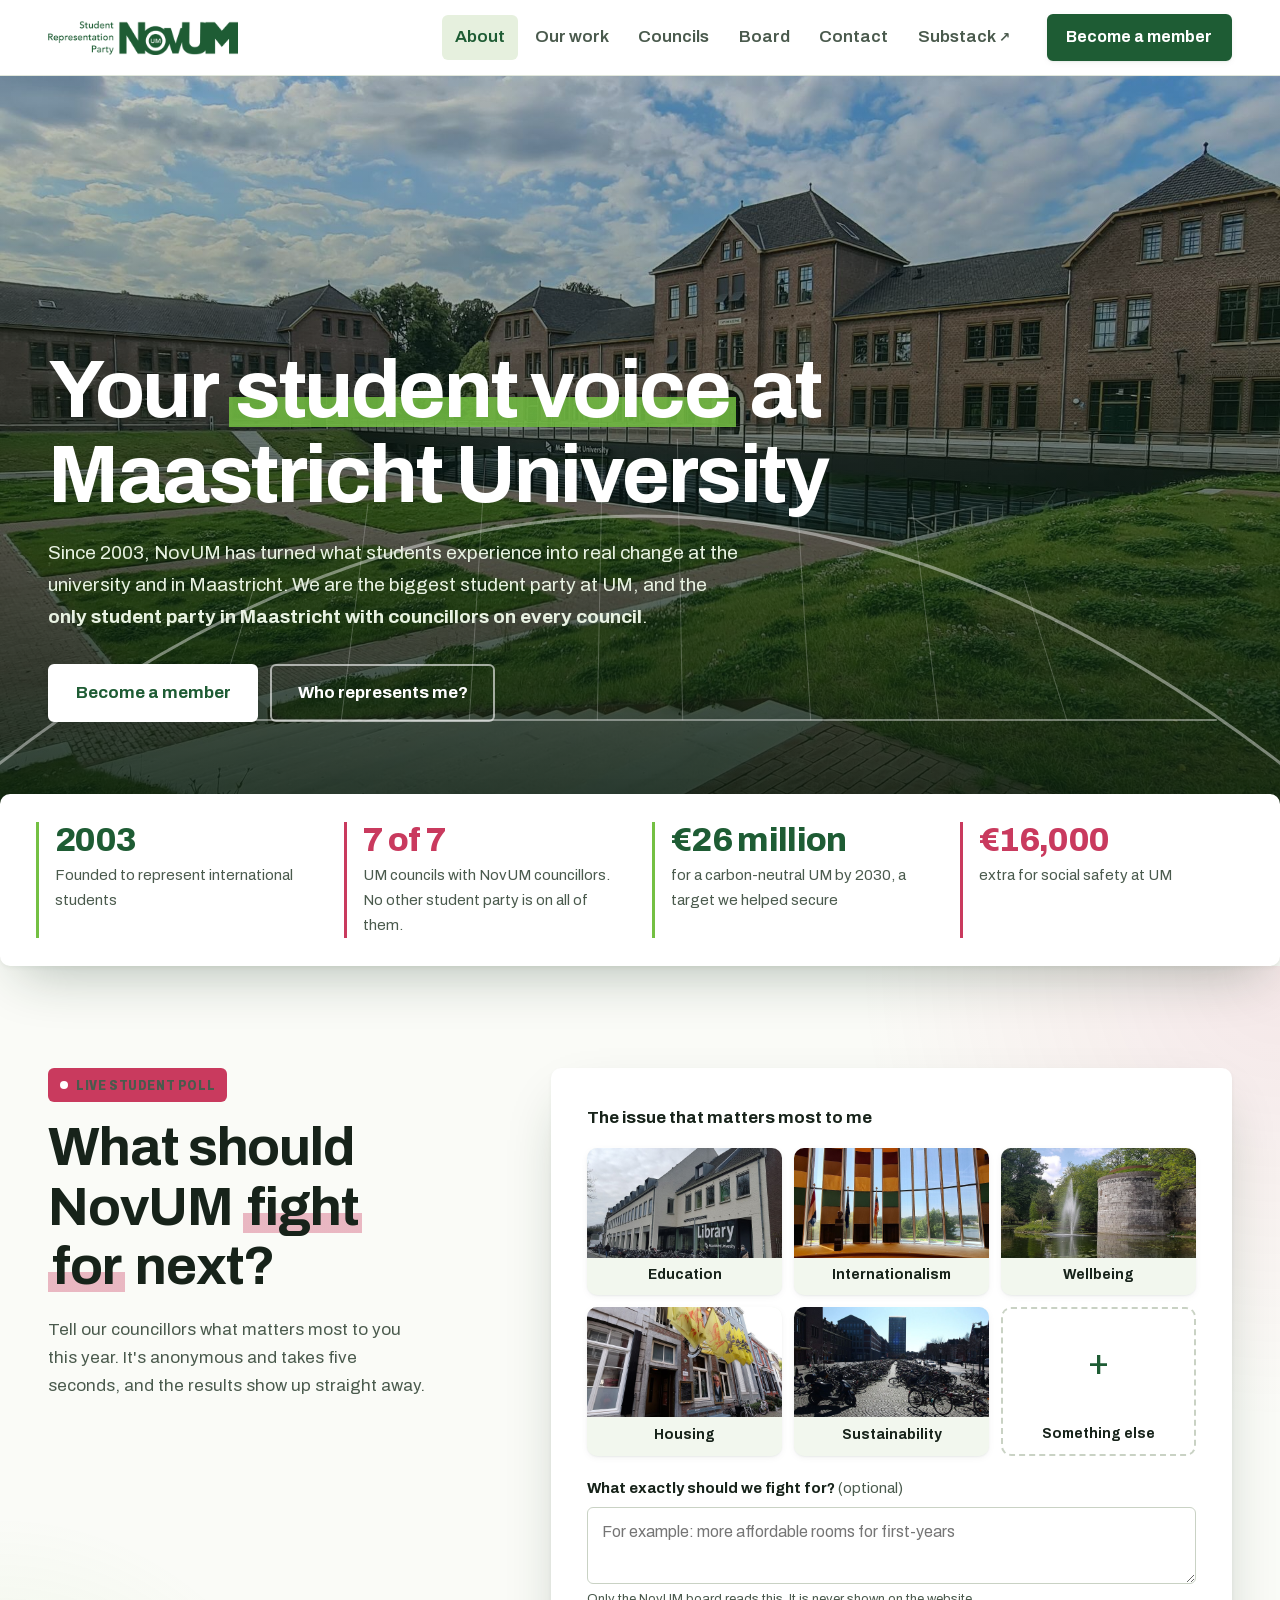
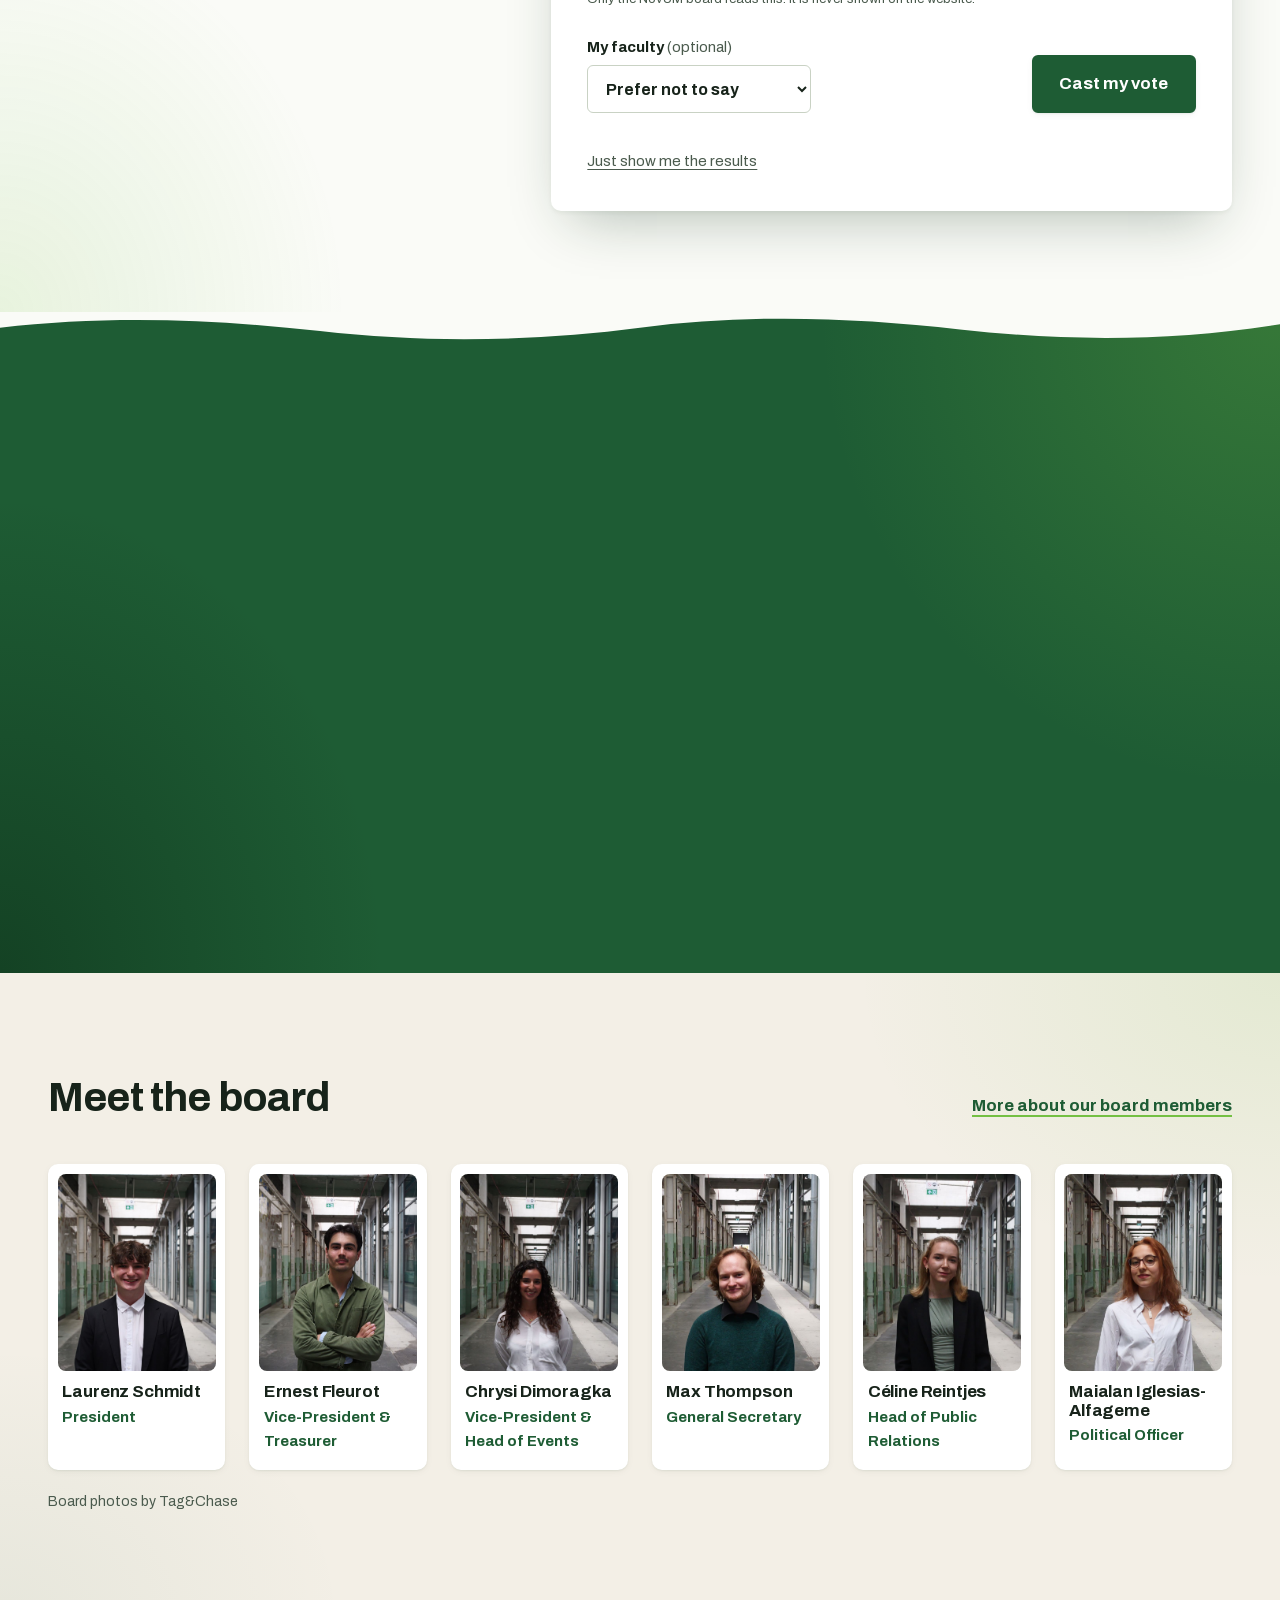
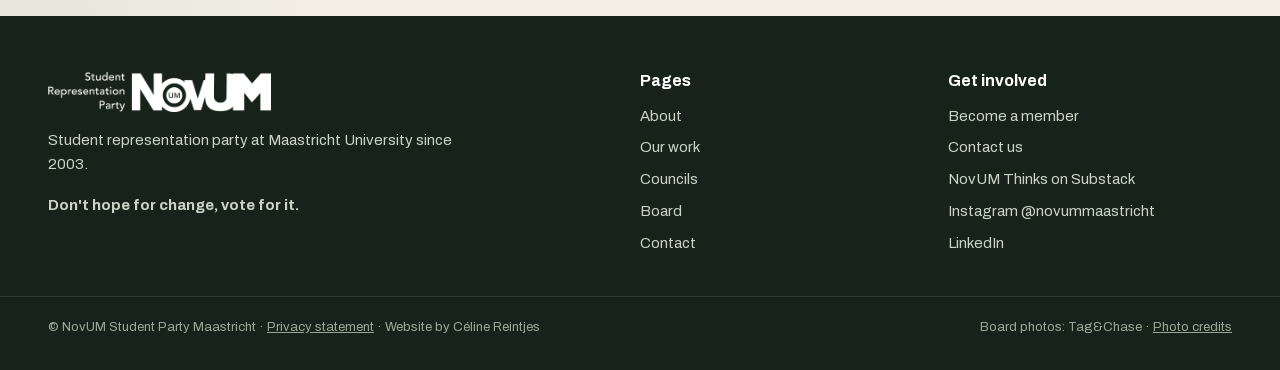
<file: novum-site/index.html>
<!doctype html>
<html lang="en">
<head>
<meta charset="utf-8">
<meta name="viewport" content="width=device-width, initial-scale=1">
<title>NovUM Maastricht · The biggest student party at Maastricht University</title>
<meta name="description" content="NovUM is the biggest student party at Maastricht University, founded in 2003 and represented in all six faculty councils and the University Council. ">
<link rel="icon" href="img/favicon.png">
<link rel="stylesheet" href="css/fonts.css?v=19ae4e04">
<link rel="stylesheet" href="css/site.css?v=dd7aeb82">
<script src="js/early.js?v=cf498f35"></script>
</head>
<body data-page="index">
<!-- Generated by tools/build_pages.py from pages/index.html. Edit that file, not this one. -->

<header class="top wrap">
  <a class="mark" href="index.html"><img src="img/logo-text-green.png" alt="NovUM, home" width="1000" height="179"></a>
  <nav class="links" id="links" aria-label="Main">
    <a href="index.html" aria-current="page">About</a>
    <a href="work.html">Our work</a>
    <a href="councils.html">Councils</a>
    <a href="board.html">Board</a>
    <a href="contact.html">Contact</a>
    <a href="https://novumthinks.substack.com/" target="_blank" rel="noopener">Substack<span class="ext" aria-hidden="true">↗</span><span class="visually-hidden"> (opens in a new tab)</span></a>
  </nav>
  <a class="btn" href="join.html"><span class="long">Become a member</span><span class="short">Join</span></a>
  <button class="menu" id="menuBtn" aria-expanded="false" aria-controls="links">Menu</button>
</header>

<main id="main">
  <section class="hero" aria-labelledby="hero-title">
    <img class="hero-bg" src="img/tapijn.jpg" alt="" width="1920" height="1370" fetchpriority="high">
    <svg class="hero-bridge" viewBox="0 0 1200 400" preserveAspectRatio="none" aria-hidden="true" focusable="false">
      <path class="arch" d="M-20 380 Q600 -60 1220 380"/>
      <path class="deck" d="M60 330 H1140"/>
      <g class="cables"><path d="M200 330 L240 214"/><path d="M320 330 L345 150"/><path d="M440 330 L455 112"/><path d="M560 330 L565 96"/><path d="M640 330 L635 96"/><path d="M760 330 L745 112"/><path d="M880 330 L855 150"/><path d="M1000 330 L960 214"/></g>
    </svg>
    <div class="wrap hero-inner">
      <h1 id="hero-title" class="rise">Your <mark class="hl">student voice</mark> at Maastricht University</h1>
      <p class="hero-sub rise">Since 2003, NovUM has turned what students experience into real change at the university and in Maastricht. We are the biggest student party at UM, and the <strong>only student party in Maastricht with councillors on every council</strong>.</p>
      <div class="actions rise">
        <a class="btn btn-big btn-light" href="join.html">Become a member</a>
        <a class="btn btn-big btn-ghost" href="councils.html#finder">Who represents me?</a>
      </div>
    </div>
    <p class="hero-credit wrap">Tapijn, Maastricht University · Photo: <a href="https://commons.wikimedia.org/wiki/File:2021_Maastricht,_Tapijnterrein_(1).jpg" target="_blank" rel="noopener">Kleon3</a>, <a href="https://creativecommons.org/licenses/by-sa/4.0" target="_blank" rel="noopener">CC BY-SA 4.0</a></p>
  </section>

  <section class="stats" aria-label="NovUM in numbers">
    <div class="wrap stats-grid">
      <div class="stat"><b>2003</b><span>Founded to represent international students</span></div>
      <div class="stat"><b>7 of 7</b><span>UM councils with NovUM councillors. No other student party is on all of them.</span></div>
      <div class="stat"><b>€26 million</b><span>for a carbon-neutral UM by 2030, a target we helped secure</span></div>
      <div class="stat"><b>€16,000</b><span>extra for social safety at UM</span></div>
    </div>
  </section>

  <section class="poll" id="poll" aria-labelledby="poll-title">
    <div class="wrap poll-grid">
      <div class="poll-intro">
        <p class="eyebrow-tag reveal">Live student poll</p>
        <h2 id="poll-title" class="reveal">What should NovUM <mark class="hl hl-pink">fight for</mark> next?</h2>
        <p class="reveal">Tell our councillors what matters most to you this year. It's anonymous and takes five seconds, and the results show up straight away.</p>
        <p class="poll-total reveal" id="pollTotal" aria-live="polite"></p>
      </div>
      <div class="poll-card reveal">
        <form id="pollForm" method="post" novalidate>
          <fieldset>
            <legend>The issue that matters most to me</legend>
            <div class="poll-options" id="pollOptions"></div>
          </fieldset>
          <div class="poll-detail">
            <label for="pollDetail" id="pollDetailLabel">What exactly should we fight for? <span class="opt">(optional)</span></label>
            <textarea id="pollDetail" name="detail" rows="2" maxlength="280" placeholder="For example: more affordable rooms for first-years"></textarea>
            <p class="poll-hint">Only the NovUM board reads this. It is never shown on the website.</p>
          </div>
          <div class="poll-bottom">
            <label class="poll-fac"><span>My faculty <span class="opt">(optional)</span></span>
              <select name="faculty" id="pollFaculty"><option value="">Prefer not to say</option></select></label>
            <button class="btn btn-big" type="submit">Cast my vote</button>
          </div>
          <p class="form-msg" id="pollMsg" role="status"></p>
          <button class="poll-peek" type="button" id="pollPeek">Just show me the results</button>
        </form>
        <div class="poll-results" id="pollResults" hidden></div>
      </div>
    </div>
  </section>

  <section class="represent" aria-labelledby="represent-title">
    <div class="wrap represent-grid">
      <div class="represent-text">
        <h2 id="represent-title" class="reveal">Who represents me?</h2>
        <p class="reveal">NovUM has councillors on the University Council and on all six faculty councils. Pick your faculty to meet yours.</p>
      </div>
      <nav class="represent-choices reveal" aria-label="Find your councillors by faculty">
        <a href="councils.html?faculty=fasos#finder">FASoS</a>
        <a href="councils.html?faculty=fhml#finder">FHML</a>
        <a href="councils.html?faculty=law#finder">Law</a>
        <a href="councils.html?faculty=fpn#finder">FPN</a>
        <a href="councils.html?faculty=sbe#finder">SBE</a>
        <a href="councils.html?faculty=fse#finder">FSE</a>
        <a class="all" href="councils.html">All councils →</a>
      </nav>
      <div class="fix-teaser reveal">
        <div class="fix-teaser-text">
          <p class="eyebrow-tag">Problem navigator</p>
          <h3>Got a problem? <mark class="hl">Who can fix this?</mark></h3>
          <p>Pick what's going on and see who to go to, step by step, and how your NovUM councillors can help.</p>
        </div>
        <nav class="fix-teaser-links" aria-label="Common problems">
          <a href="councils.html?problem=grade#fixit">A grade or exam that seems unfair</a>
          <a href="councils.html?problem=housing#fixit">A housing problem or difficult landlord</a>
          <a href="councils.html?problem=wellbeing#fixit">Stress or falling behind</a>
          <a class="all" href="councils.html#fixit">See all problems →</a>
        </nav>
      </div>
    </div>
  </section>

  <section class="section section-blush" aria-labelledby="board-title">
    <div class="wrap">
      <div class="section-head">
        <h2 id="board-title" class="reveal">Meet the board</h2>
        <a class="textlink reveal" href="board.html">More about our board members</a>
      </div>
      <ul class="people people-row" id="people"></ul>
      <p class="photo-credit">Board photos by Tag&amp;Chase</p>
    </div>
  </section>
</main>

<footer class="foot">
  <div class="wrap foot-grid">
    <div class="foot-brand">
      <a class="mark mark-light" href="index.html"><img src="img/logo-text-white.png" alt="NovUM, home" width="1000" height="179"></a>
      <p>Student representation party at Maastricht University since 2003.</p>
      <p><strong>Don't hope for change, vote for it.</strong></p>
    </div>
    <nav aria-label="Pages"><h2>Pages</h2><ul><li><a href="index.html">About</a></li><li><a href="work.html">Our work</a></li><li><a href="councils.html">Councils</a></li><li><a href="board.html">Board</a></li><li><a href="contact.html">Contact</a></li></ul></nav>
    <div><h2>Get involved</h2><ul>
      <li><a href="join.html">Become a member</a></li>
      <li><a href="contact.html">Contact us</a></li>
      <li><a href="https://novumthinks.substack.com/" target="_blank" rel="noopener">NovUM Thinks on Substack</a></li>
      <li><a href="https://www.instagram.com/novummaastricht/" target="_blank" rel="noopener">Instagram @novummaastricht</a></li>
      <li><a href="https://www.linkedin.com/company/novummaastricht/" target="_blank" rel="noopener">LinkedIn</a></li>
      
    </ul></div>
  </div>
  <div class="wrap foot-bottom">
    <p>© NovUM Student Party Maastricht · <a href="privacy.html">Privacy statement</a> · Website by Céline Reintjes</p>
    <p>Board photos: Tag&amp;Chase · <a href="privacy.html#photo-credits">Photo credits</a></p>
  </div>
</footer>

<script src="js/vendor/supabase.min.js?v=cde32431"></script>
<script src="js/config.js?v=97adcdd3"></script>
<script src="js/data.js?v=a67c714d"></script>
<script src="js/api.js?v=c1615551"></script>
<script src="js/textformat.js?v=3b9b57aa"></script>
<script src="js/issues.js?v=db625cc9"></script>
<script src="js/site.js?v=ed09e191"></script>
</body>
</html>
</file>
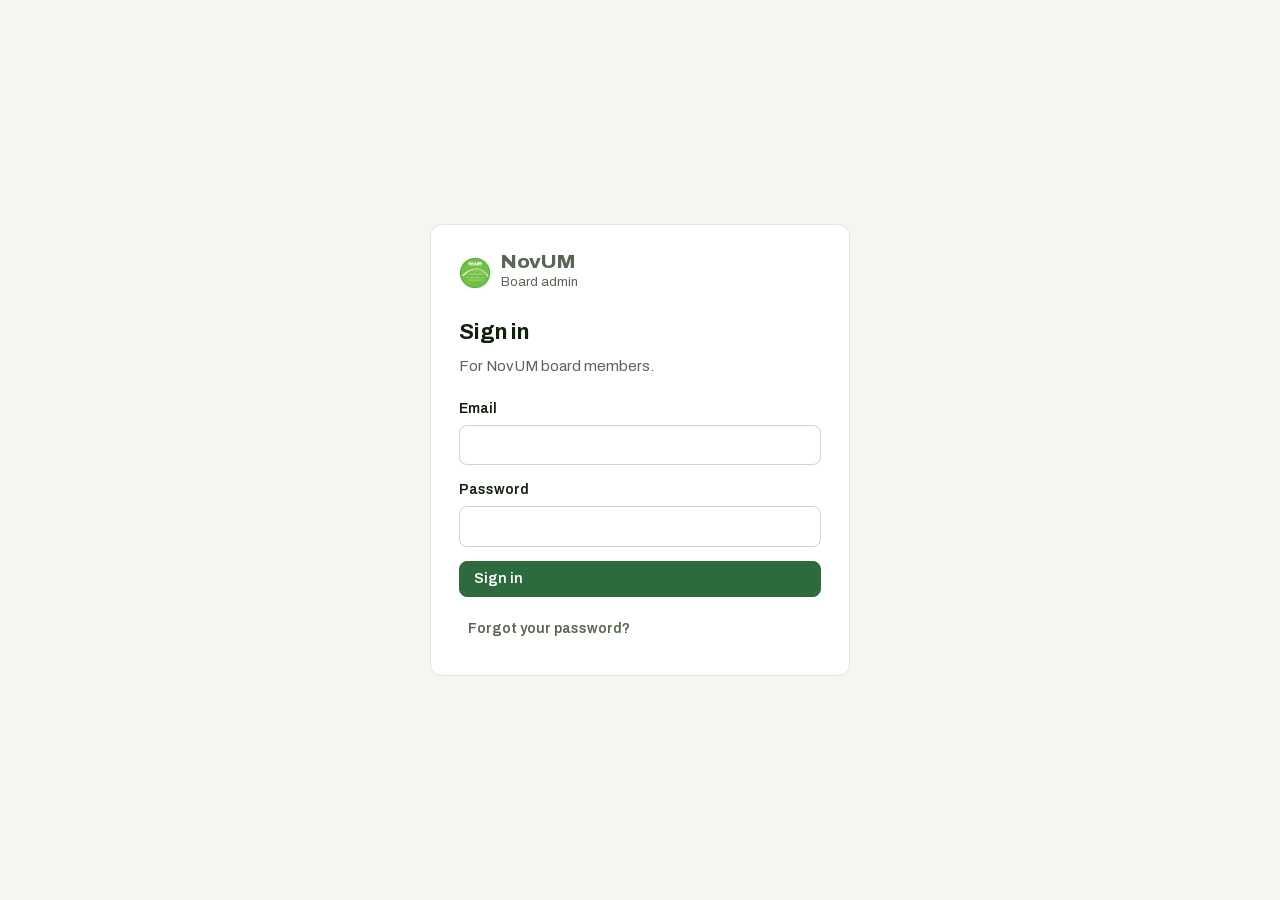
<file: novum-site/admin.html>
<!doctype html>
<html lang="en">
<head>
<meta charset="utf-8">
<meta name="viewport" content="width=device-width, initial-scale=1">
<meta name="robots" content="noindex, nofollow">
<title>NovUM admin</title>
<link rel="icon" href="img/favicon.png">
<link rel="stylesheet" href="css/fonts.css?v=19ae4e04">
<link rel="stylesheet" href="css/admin.css?v=a9c22332">
</head>
<body>
<div id="app"><p class="boot">Loading…</p></div>
<div id="toast" class="toast" role="status" aria-live="polite"></div>
<script src="js/vendor/supabase.min.js?v=cde32431"></script>
<script src="js/config.js?v=97adcdd3"></script>
<script src="js/data.js?v=a67c714d"></script>
<script src="js/api.js?v=c1615551"></script>
<script src="js/textformat.js?v=3b9b57aa"></script>
<script src="js/admin.js?v=84fabf21"></script>
</body>
</html>
</file>
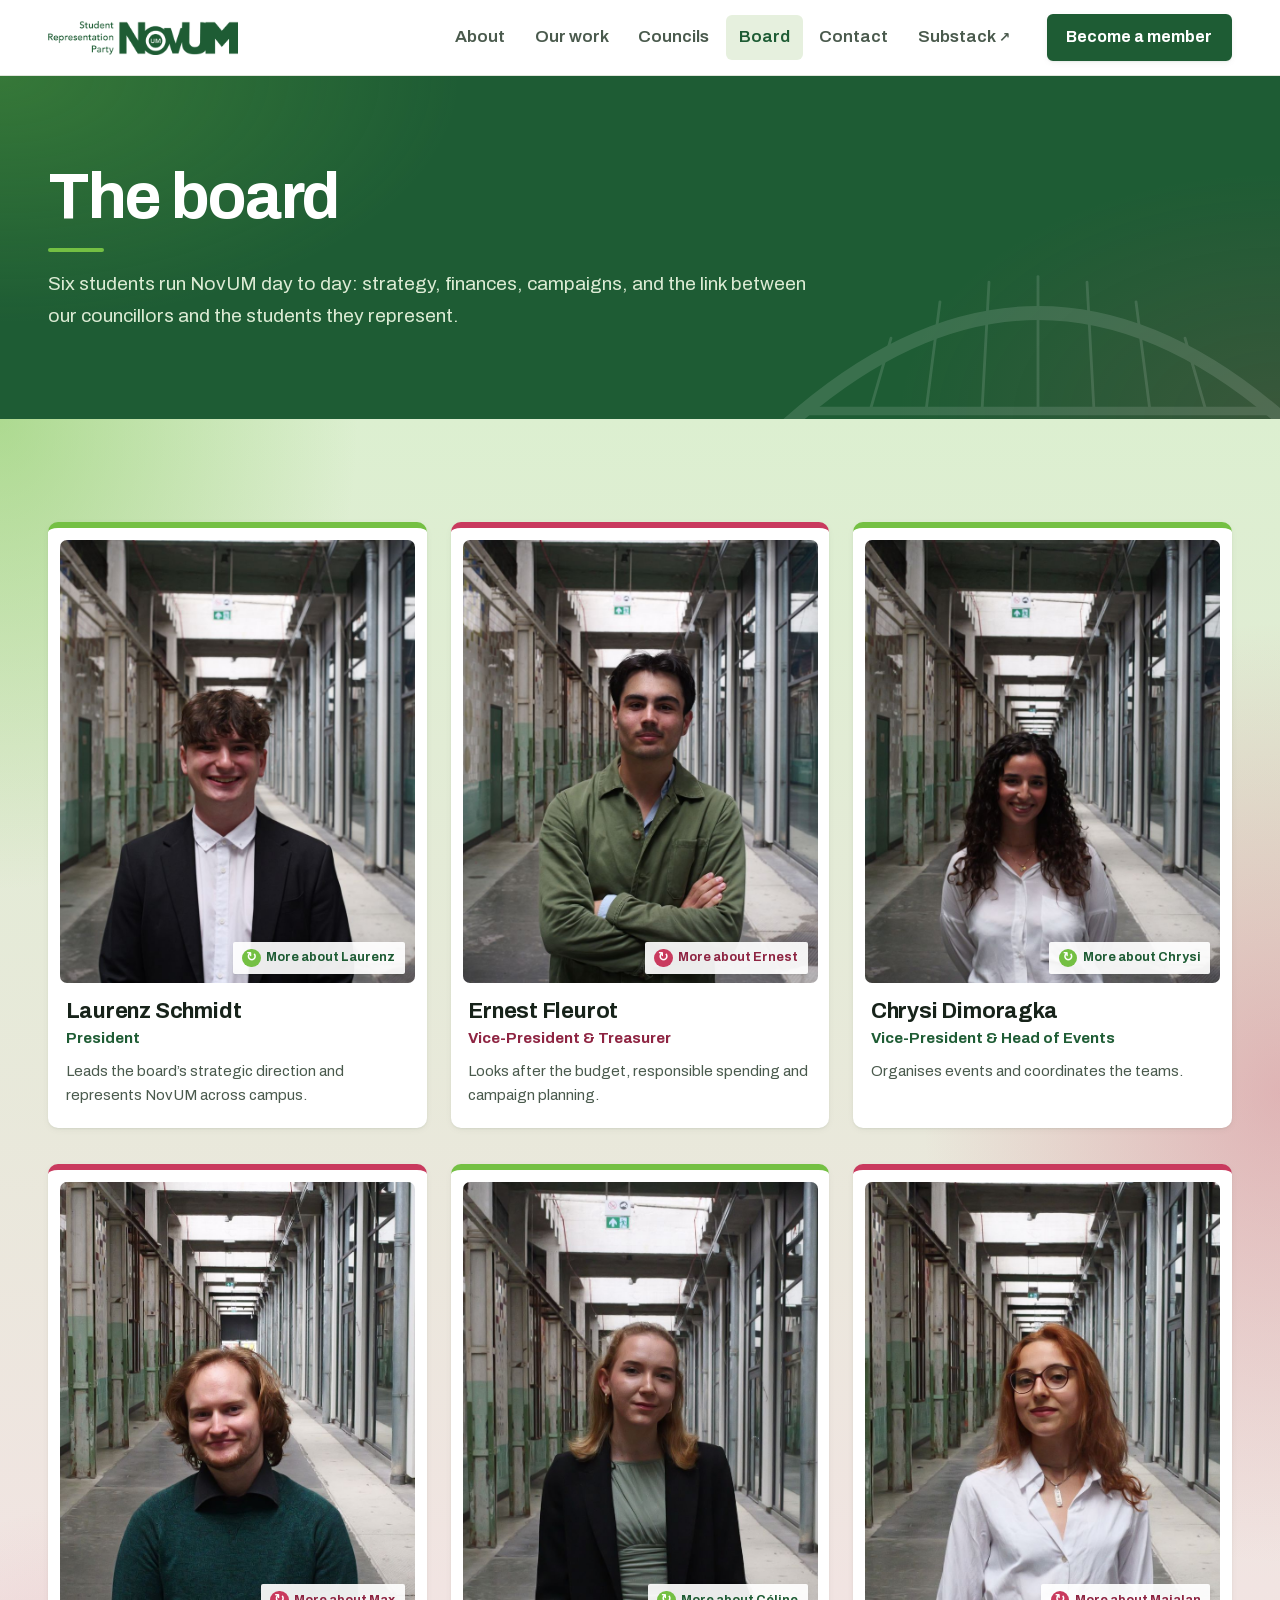
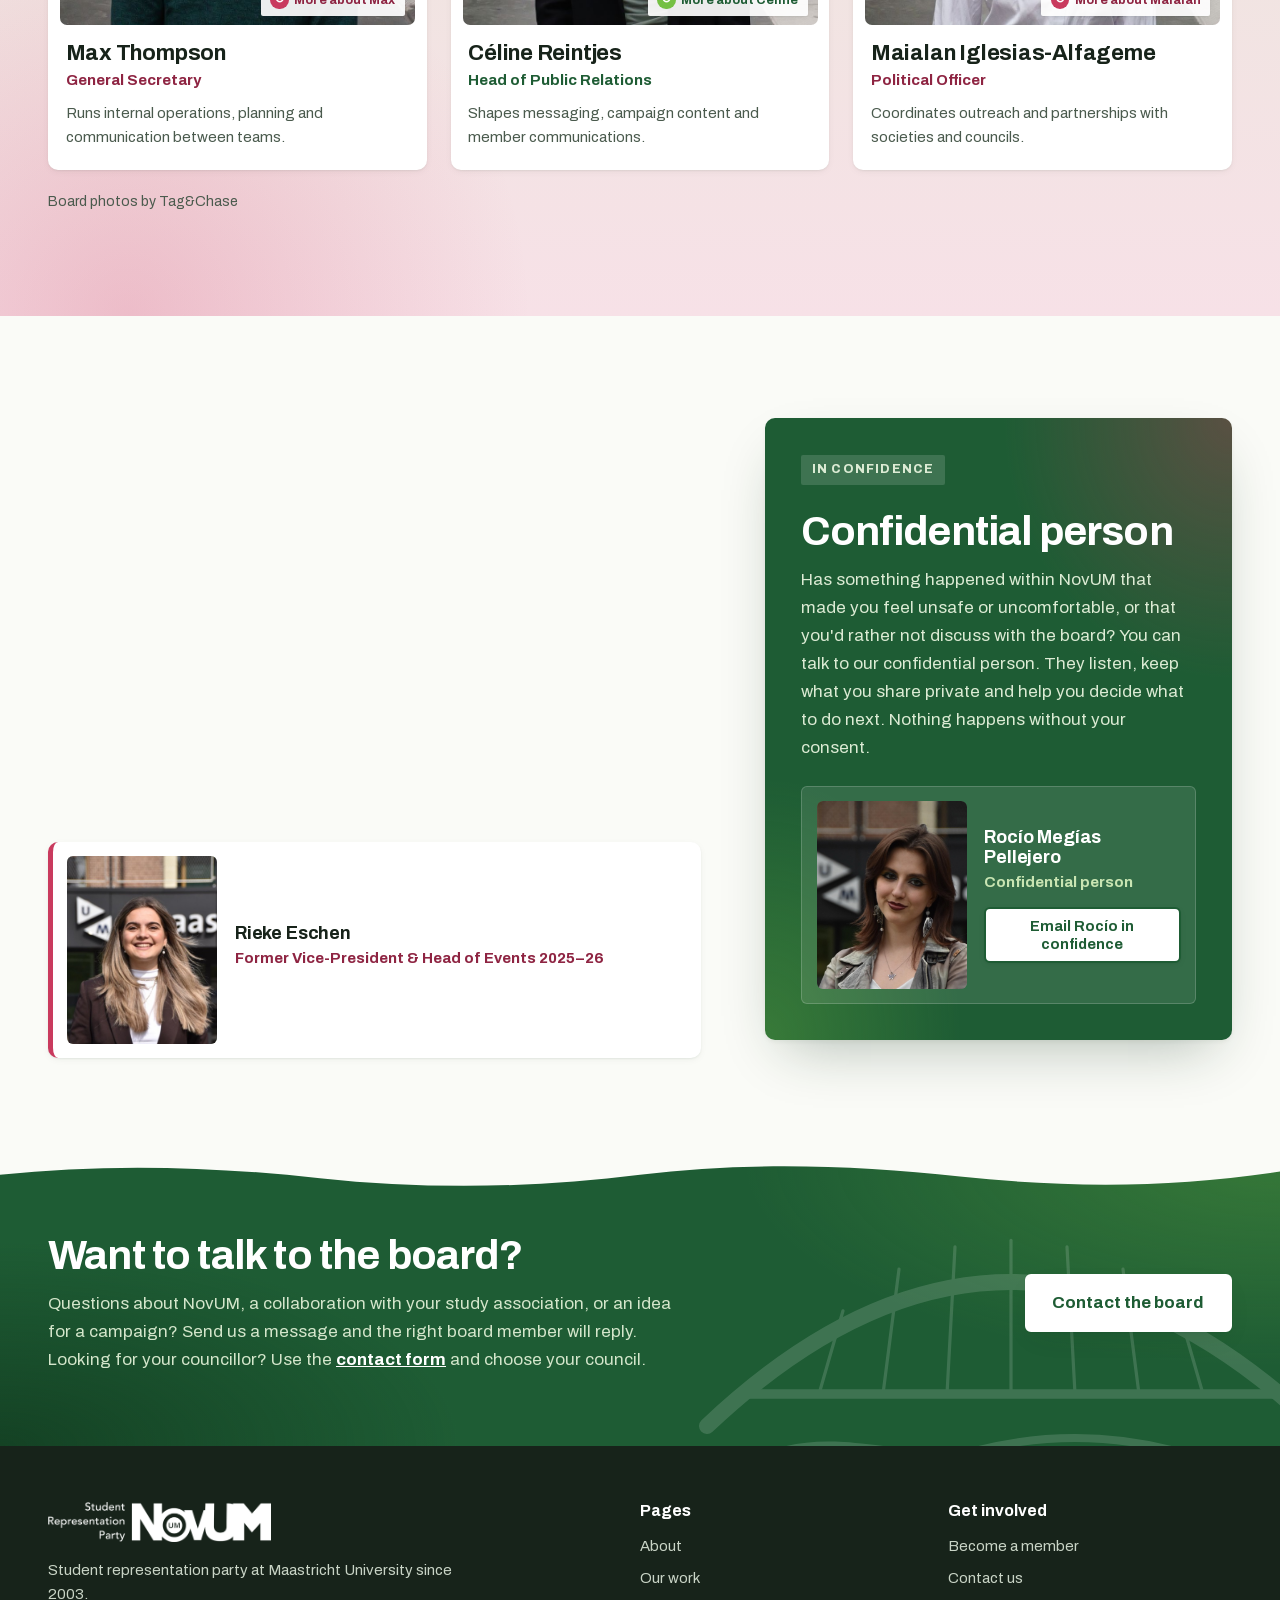
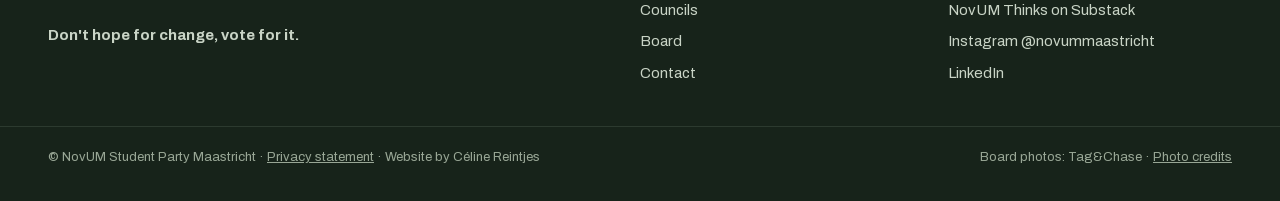
<file: novum-site/board.html>
<!doctype html>
<html lang="en">
<head>
<meta charset="utf-8">
<meta name="viewport" content="width=device-width, initial-scale=1">
<title>The board · NovUM</title>
<meta name="description" content="Meet the students behind NovUM">
<link rel="icon" href="img/favicon.png">
<link rel="stylesheet" href="css/fonts.css?v=19ae4e04">
<link rel="stylesheet" href="css/site.css?v=dd7aeb82">
<script src="js/early.js?v=cf498f35"></script>
</head>
<body data-page="board">
<!-- Generated by tools/build_pages.py from pages/board.html. Edit that file, not this one. -->

<header class="top wrap">
  <a class="mark" href="index.html"><img src="img/logo-text-green.png" alt="NovUM, home" width="1000" height="179"></a>
  <nav class="links" id="links" aria-label="Main">
    <a href="index.html">About</a>
    <a href="work.html">Our work</a>
    <a href="councils.html">Councils</a>
    <a href="board.html" aria-current="page">Board</a>
    <a href="contact.html">Contact</a>
    <a href="https://novumthinks.substack.com/" target="_blank" rel="noopener">Substack<span class="ext" aria-hidden="true">↗</span><span class="visually-hidden"> (opens in a new tab)</span></a>
  </nav>
  <a class="btn" href="join.html"><span class="long">Become a member</span><span class="short">Join</span></a>
  <button class="menu" id="menuBtn" aria-expanded="false" aria-controls="links">Menu</button>
</header>

<main id="main">
  <section class="page-head">
    <div class="wrap">
      <h1 class="rise">The board</h1>
      <p class="page-intro rise">Six students run NovUM day to day: strategy, finances, campaigns, and the link between our councillors and the students they represent.</p>
    </div>
  </section>

  <section class="section section-blush" aria-label="Board members">
    <div class="wrap">
      <ul class="people people-cards" id="people"></ul>
      <p class="photo-credit">Board photos by Tag&amp;Chase</p>
    </div>
  </section>

  <section class="section support" id="support" aria-label="Advisory council and confidential person" hidden>
    <div class="wrap support-grid">
      <div class="support-advisory" id="advisoryBlock" hidden>
        <p class="eyebrow-tag reveal">Behind the board</p>
        <h2 class="reveal">Advisory council</h2>
        <p class="support-intro reveal">Experienced former NovUM members who advise the board, share what they learned and help keep the party on course.</p>
        <ul class="advisors" id="advisors"></ul>
      </div>
      <aside class="confidential reveal" id="confidentialBlock" aria-labelledby="confidential-title" hidden>
        <p class="confidential-label">In confidence</p>
        <h2 id="confidential-title">Confidential person</h2>
        <p>Has something happened within NovUM that made you feel unsafe or uncomfortable, or that you'd rather not discuss with the board? You can talk to our confidential person. They listen, keep what you share private and help you decide what to do next. Nothing happens without your consent.</p>
        <div id="confidentialPeople"></div>
      </aside>
    </div>
  </section>

  <section class="cta-band" aria-labelledby="cta-title">
    <div class="wrap cta-grid">
      <div>
        <h2 id="cta-title">Want to talk to the board?</h2>
        <p>Questions about NovUM, a collaboration with your study association, or an idea for a campaign? Send us a message and the right board member will reply. Looking for your councillor? Use the <a href="contact.html">contact form</a> and choose your council.</p>
      </div>
      <div class="actions">
        <a class="btn btn-big btn-light" href="contact.html">Contact the board</a>
      </div>
    </div>
  </section>
</main>

<footer class="foot">
  <div class="wrap foot-grid">
    <div class="foot-brand">
      <a class="mark mark-light" href="index.html"><img src="img/logo-text-white.png" alt="NovUM, home" width="1000" height="179"></a>
      <p>Student representation party at Maastricht University since 2003.</p>
      <p><strong>Don't hope for change, vote for it.</strong></p>
    </div>
    <nav aria-label="Pages"><h2>Pages</h2><ul><li><a href="index.html">About</a></li><li><a href="work.html">Our work</a></li><li><a href="councils.html">Councils</a></li><li><a href="board.html">Board</a></li><li><a href="contact.html">Contact</a></li></ul></nav>
    <div><h2>Get involved</h2><ul>
      <li><a href="join.html">Become a member</a></li>
      <li><a href="contact.html">Contact us</a></li>
      <li><a href="https://novumthinks.substack.com/" target="_blank" rel="noopener">NovUM Thinks on Substack</a></li>
      <li><a href="https://www.instagram.com/novummaastricht/" target="_blank" rel="noopener">Instagram @novummaastricht</a></li>
      <li><a href="https://www.linkedin.com/company/novummaastricht/" target="_blank" rel="noopener">LinkedIn</a></li>
      
    </ul></div>
  </div>
  <div class="wrap foot-bottom">
    <p>© NovUM Student Party Maastricht · <a href="privacy.html">Privacy statement</a> · Website by Céline Reintjes</p>
    <p>Board photos: Tag&amp;Chase · <a href="privacy.html#photo-credits">Photo credits</a></p>
  </div>
</footer>

<script src="js/vendor/supabase.min.js?v=cde32431"></script>
<script src="js/config.js?v=97adcdd3"></script>
<script src="js/data.js?v=a67c714d"></script>
<script src="js/api.js?v=c1615551"></script>
<script src="js/textformat.js?v=3b9b57aa"></script>
<script src="js/issues.js?v=db625cc9"></script>
<script src="js/site.js?v=ed09e191"></script>
</body>
</html>
</file>
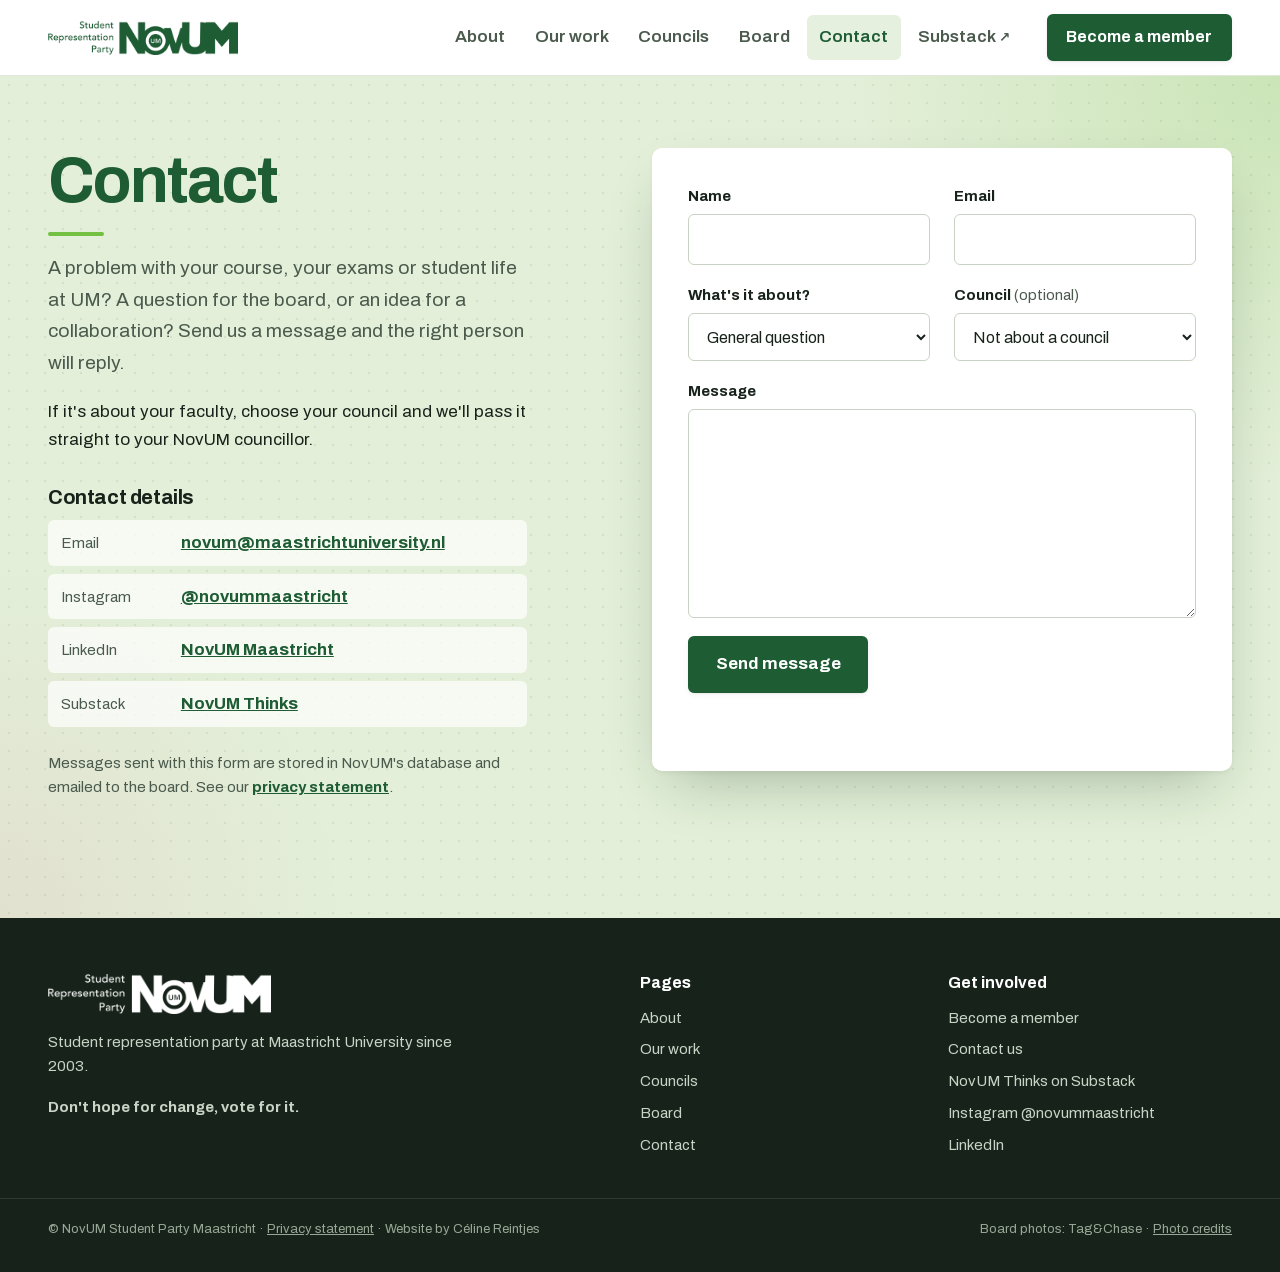
<file: novum-site/contact.html>
<!doctype html>
<html lang="en">
<head>
<meta charset="utf-8">
<meta name="viewport" content="width=device-width, initial-scale=1">
<title>Contact · NovUM</title>
<meta name="description" content="Contact NovUM, the student party at Maastricht University, or send a question to your councillor.">
<link rel="icon" href="img/favicon.png">
<link rel="stylesheet" href="css/fonts.css?v=19ae4e04">
<link rel="stylesheet" href="css/site.css?v=dd7aeb82">
<script src="js/early.js?v=cf498f35"></script>
</head>
<body data-page="contact">
<!-- Generated by tools/build_pages.py from pages/contact.html. Edit that file, not this one. -->

<header class="top wrap">
  <a class="mark" href="index.html"><img src="img/logo-text-green.png" alt="NovUM, home" width="1000" height="179"></a>
  <nav class="links" id="links" aria-label="Main">
    <a href="index.html">About</a>
    <a href="work.html">Our work</a>
    <a href="councils.html">Councils</a>
    <a href="board.html">Board</a>
    <a href="contact.html" aria-current="page">Contact</a>
    <a href="https://novumthinks.substack.com/" target="_blank" rel="noopener">Substack<span class="ext" aria-hidden="true">↗</span><span class="visually-hidden"> (opens in a new tab)</span></a>
  </nav>
  <a class="btn" href="join.html"><span class="long">Become a member</span><span class="short">Join</span></a>
  <button class="menu" id="menuBtn" aria-expanded="false" aria-controls="links">Menu</button>
</header>

<main id="main">
  <section class="contact" aria-labelledby="page-title">
    <div class="wrap contact-grid">
      <div class="contact-text">
        <h1 id="page-title" class="rise">Contact</h1>
        <p class="lead rise">A problem with your course, your exams or student life at UM? A question for the board, or an idea for a collaboration? Send us a message and the right person will reply.</p>
        <p class="rise">If it's about your faculty, choose your council and we'll pass it straight to your NovUM councillor.</p>
        <h2 class="contact-h rise">Contact details</h2>
        <ul class="contact-list rise">
          <li><span>Email</span><a href="mailto:novum@maastrichtuniversity.nl">novum@maastrichtuniversity.nl</a></li>
          <li><span>Instagram</span><a href="https://www.instagram.com/novummaastricht/" target="_blank" rel="noopener">@novummaastricht</a></li>
          <li><span>LinkedIn</span><a href="https://www.linkedin.com/company/novummaastricht/" target="_blank" rel="noopener">NovUM Maastricht</a></li>
          <li><span>Substack</span><a href="https://novumthinks.substack.com/" target="_blank" rel="noopener">NovUM Thinks</a></li>
        </ul>
        <p class="form-note rise">Messages sent with this form are stored in NovUM's database and emailed to the board. See our <a href="privacy.html">privacy statement</a>.</p>
      </div>
      <form class="form rise" id="contactForm" method="post" novalidate>
        <div class="field-row">
          <div class="field"><label for="c-name">Name</label><input id="c-name" name="name" autocomplete="name" required maxlength="120"></div>
          <div class="field"><label for="c-email">Email</label><input id="c-email" name="email" type="email" autocomplete="email" required maxlength="200"></div>
        </div>
        <div class="field-row">
          <div class="field"><label for="c-topic">What's it about?</label>
            <select id="c-topic" name="topic">
              <option>General question</option>
              <option>An issue in my faculty</option>
              <option>Housing or student life</option>
              <option>Membership</option>
              <option>Press</option>
              <option>Collaboration or partnership</option>
              <option>Other</option>
            </select></div>
          <div class="field"><label for="c-council">Council <span class="opt">(optional)</span></label><select id="c-council" name="council" data-councils><option value="">Not about a council</option></select></div>
        </div>
        <div class="field"><label for="c-msg">Message</label><textarea id="c-msg" name="message" rows="7" required minlength="5" maxlength="4000"></textarea></div>
        <div class="hp" aria-hidden="true"><label for="c-web">Website</label><input id="c-web" name="website" tabindex="-1" autocomplete="off"></div>
        <button class="btn btn-big btn-ink" type="submit">Send message</button>
        <p class="form-msg" role="status"></p>
      </form>
    </div>
  </section>
</main>

<footer class="foot">
  <div class="wrap foot-grid">
    <div class="foot-brand">
      <a class="mark mark-light" href="index.html"><img src="img/logo-text-white.png" alt="NovUM, home" width="1000" height="179"></a>
      <p>Student representation party at Maastricht University since 2003.</p>
      <p><strong>Don't hope for change, vote for it.</strong></p>
    </div>
    <nav aria-label="Pages"><h2>Pages</h2><ul><li><a href="index.html">About</a></li><li><a href="work.html">Our work</a></li><li><a href="councils.html">Councils</a></li><li><a href="board.html">Board</a></li><li><a href="contact.html">Contact</a></li></ul></nav>
    <div><h2>Get involved</h2><ul>
      <li><a href="join.html">Become a member</a></li>
      <li><a href="contact.html">Contact us</a></li>
      <li><a href="https://novumthinks.substack.com/" target="_blank" rel="noopener">NovUM Thinks on Substack</a></li>
      <li><a href="https://www.instagram.com/novummaastricht/" target="_blank" rel="noopener">Instagram @novummaastricht</a></li>
      <li><a href="https://www.linkedin.com/company/novummaastricht/" target="_blank" rel="noopener">LinkedIn</a></li>
      
    </ul></div>
  </div>
  <div class="wrap foot-bottom">
    <p>© NovUM Student Party Maastricht · <a href="privacy.html">Privacy statement</a> · Website by Céline Reintjes</p>
    <p>Board photos: Tag&amp;Chase · <a href="privacy.html#photo-credits">Photo credits</a></p>
  </div>
</footer>

<script src="js/vendor/supabase.min.js?v=cde32431"></script>
<script src="js/config.js?v=97adcdd3"></script>
<script src="js/data.js?v=a67c714d"></script>
<script src="js/api.js?v=c1615551"></script>
<script src="js/textformat.js?v=3b9b57aa"></script>
<script src="js/issues.js?v=db625cc9"></script>
<script src="js/site.js?v=ed09e191"></script>
</body>
</html>
</file>
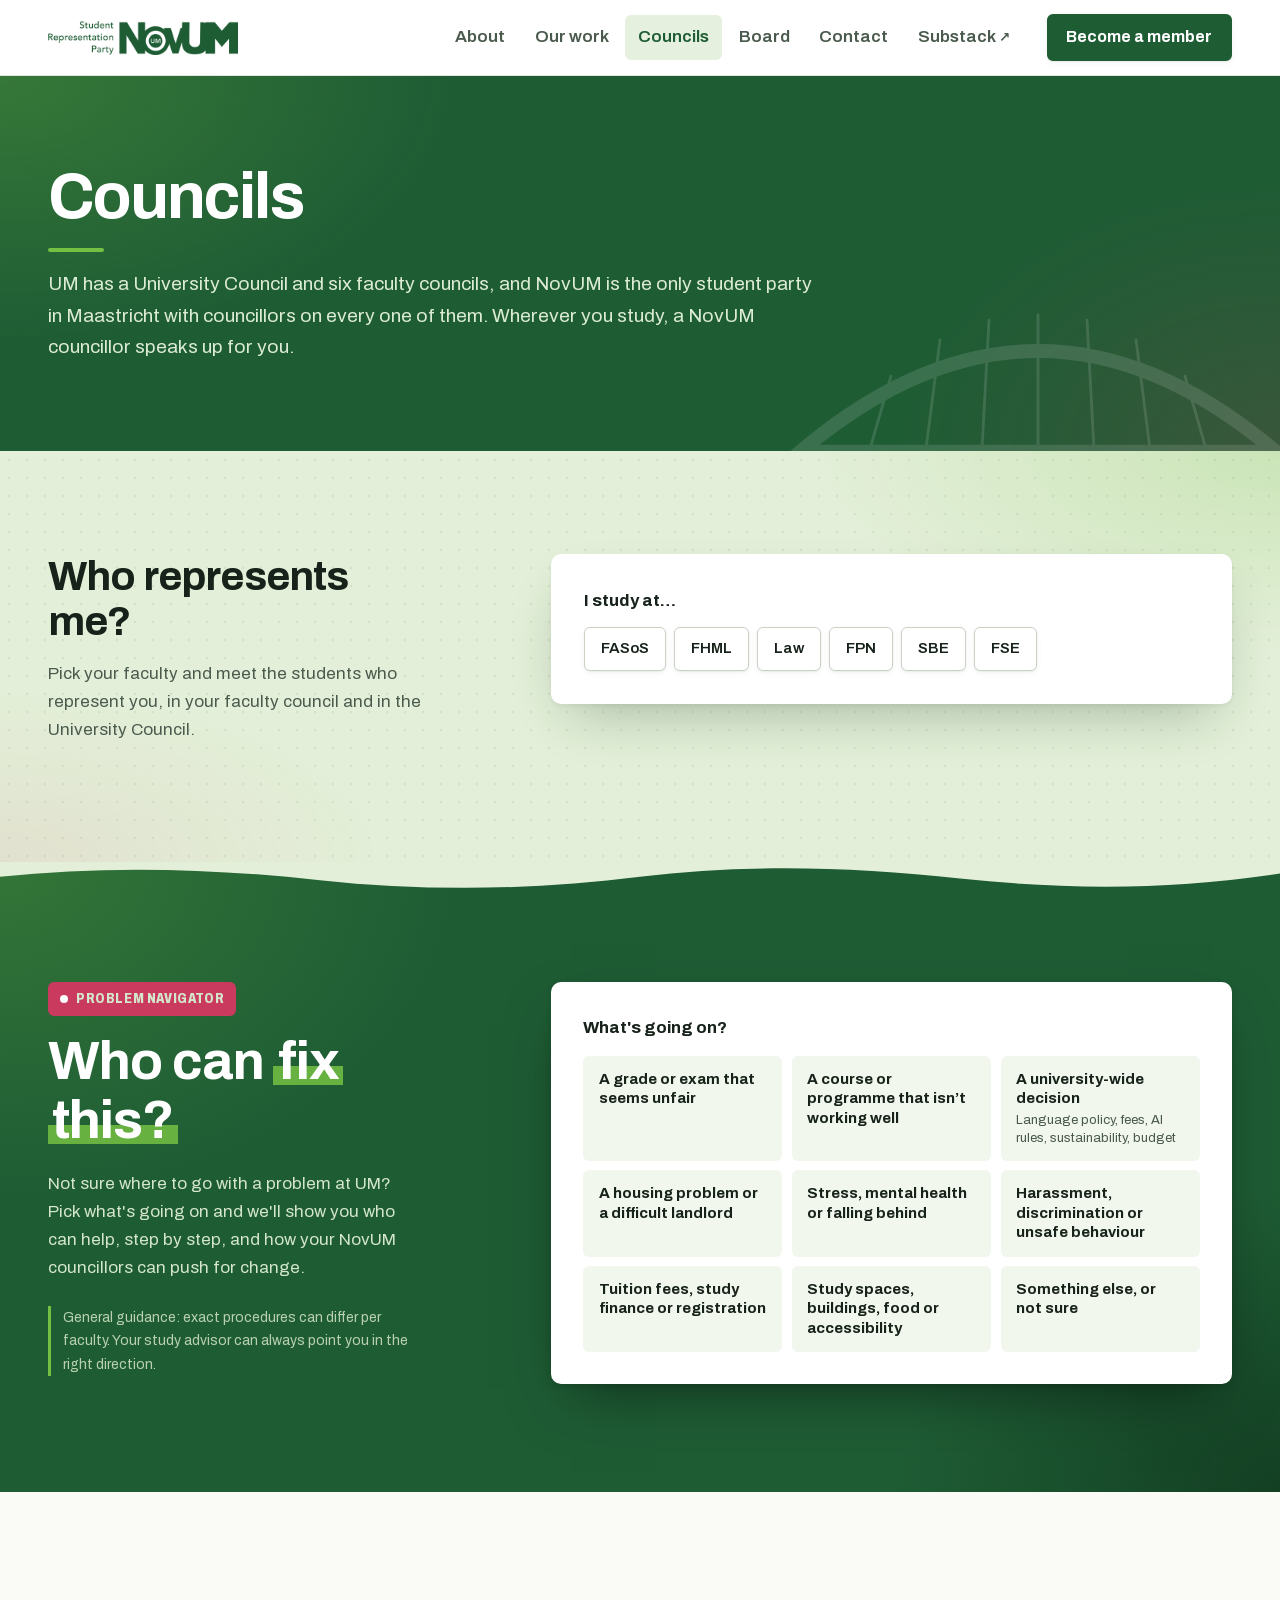
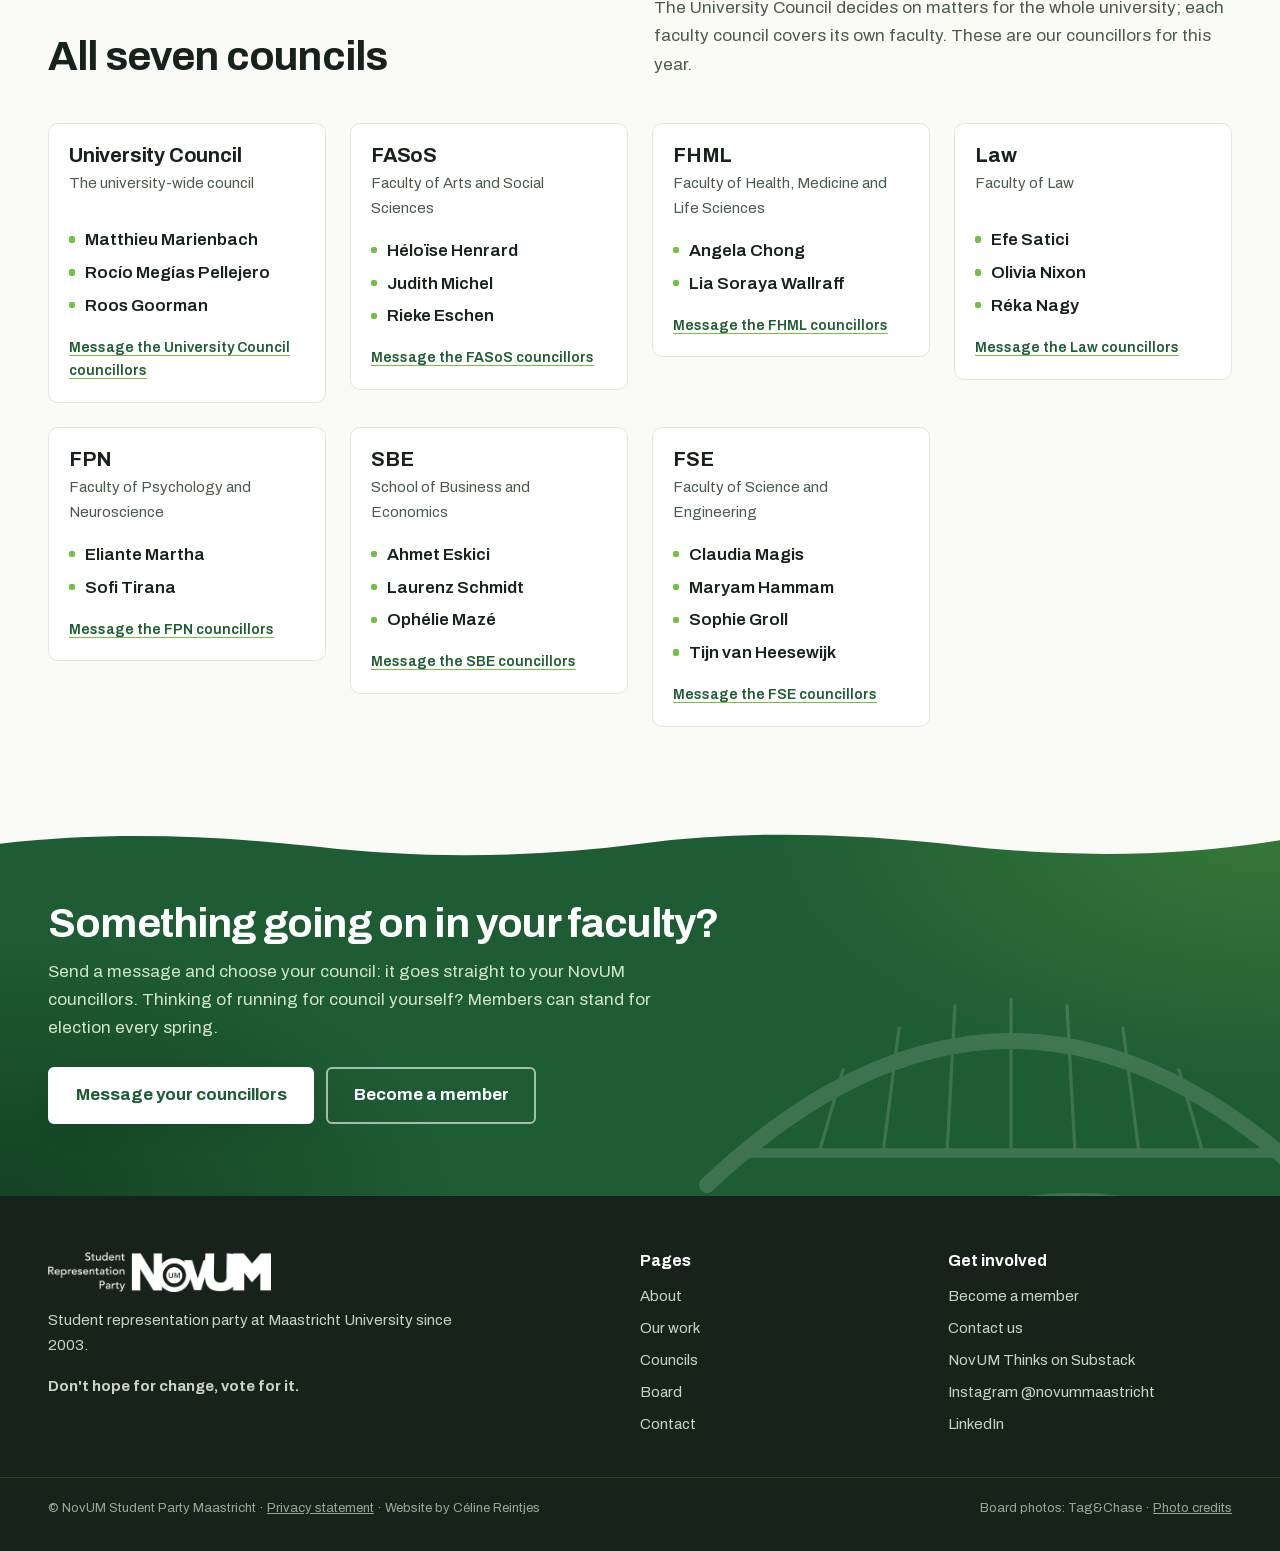
<file: novum-site/councils.html>
<!doctype html>
<html lang="en">
<head>
<meta charset="utf-8">
<meta name="viewport" content="width=device-width, initial-scale=1">
<title>Councils · NovUM</title>
<meta name="description" content="NovUM has councillors on the University Council and all six faculty councils at Maastricht University. Find out who represents you.">
<link rel="icon" href="img/favicon.png">
<link rel="stylesheet" href="css/fonts.css?v=19ae4e04">
<link rel="stylesheet" href="css/site.css?v=dd7aeb82">
<script src="js/early.js?v=cf498f35"></script>
</head>
<body data-page="councils">
<!-- Generated by tools/build_pages.py from pages/councils.html. Edit that file, not this one. -->

<header class="top wrap">
  <a class="mark" href="index.html"><img src="img/logo-text-green.png" alt="NovUM, home" width="1000" height="179"></a>
  <nav class="links" id="links" aria-label="Main">
    <a href="index.html">About</a>
    <a href="work.html">Our work</a>
    <a href="councils.html" aria-current="page">Councils</a>
    <a href="board.html">Board</a>
    <a href="contact.html">Contact</a>
    <a href="https://novumthinks.substack.com/" target="_blank" rel="noopener">Substack<span class="ext" aria-hidden="true">↗</span><span class="visually-hidden"> (opens in a new tab)</span></a>
  </nav>
  <a class="btn" href="join.html"><span class="long">Become a member</span><span class="short">Join</span></a>
  <button class="menu" id="menuBtn" aria-expanded="false" aria-controls="links">Menu</button>
</header>

<main id="main">
  <section class="page-head">
    <div class="wrap">
      <h1 class="rise">Councils</h1>
      <p class="page-intro rise">UM has a University Council and six faculty councils, and NovUM is the only student party in Maastricht with councillors on every one of them. Wherever you study, a NovUM councillor speaks up for you.</p>
    </div>
  </section>

  <section class="finder" id="finder" aria-labelledby="finder-title">
    <div class="wrap finder-grid">
      <div class="finder-intro">
        <h2 id="finder-title" class="reveal">Who represents me?</h2>
        <p class="reveal">Pick your faculty and meet the students who represent you, in your faculty council and in the University Council.</p>
      </div>
      <div class="finder-tool reveal">
        <p class="finder-label" id="finder-label">I study at…</p>
        <div class="finder-choices" id="finderChoices" role="group" aria-labelledby="finder-label"></div>
        <div class="finder-result" id="finderResult" aria-live="polite"></div>
      </div>
    </div>
  </section>

  <section class="fixit" id="fixit" aria-labelledby="fixit-title">
    <div class="wrap fixit-grid">
      <div class="fixit-intro">
        <p class="eyebrow-tag reveal">Problem navigator</p>
        <h2 id="fixit-title" class="reveal">Who can <mark class="hl">fix this?</mark></h2>
        <p class="reveal">Not sure where to go with a problem at UM? Pick what's going on and we'll show you who can help, step by step, and how your NovUM councillors can push for change.</p>
        <p class="fixit-note reveal">General guidance: exact procedures can differ per faculty. Your study advisor can always point you in the right direction.</p>
      </div>
      <div class="fixit-tool reveal">
        <p class="fixit-label" id="fixit-label">What's going on?</p>
        <div class="fixit-choices" id="fixitChoices" role="group" aria-labelledby="fixit-label"></div>
        <div class="fixit-result" id="fixitResult" aria-live="polite"></div>
      </div>
    </div>
  </section>

  <section class="section section-paper" id="councils" aria-labelledby="councils-title">
    <div class="wrap">
      <div class="section-head">
        <h2 id="councils-title" class="reveal">All seven councils</h2>
        <p class="reveal">The University Council decides on matters for the whole university; each faculty council covers its own faculty. These are our councillors for this year.</p>
      </div>
      <div class="council-list" id="councilList"></div>
    </div>
  </section>

  <section class="cta-band" aria-labelledby="cta-title">
    <div class="wrap cta-grid">
      <div>
        <h2 id="cta-title">Something going on in your faculty?</h2>
        <p>Send a message and choose your council: it goes straight to your NovUM councillors. Thinking of running for council yourself? Members can stand for election every spring.</p>
      </div>
      <div class="actions">
        <a class="btn btn-big btn-light" href="contact.html">Message your councillors</a>
        <a class="btn btn-big btn-ghost" href="join.html">Become a member</a>
      </div>
    </div>
  </section>
</main>

<footer class="foot">
  <div class="wrap foot-grid">
    <div class="foot-brand">
      <a class="mark mark-light" href="index.html"><img src="img/logo-text-white.png" alt="NovUM, home" width="1000" height="179"></a>
      <p>Student representation party at Maastricht University since 2003.</p>
      <p><strong>Don't hope for change, vote for it.</strong></p>
    </div>
    <nav aria-label="Pages"><h2>Pages</h2><ul><li><a href="index.html">About</a></li><li><a href="work.html">Our work</a></li><li><a href="councils.html">Councils</a></li><li><a href="board.html">Board</a></li><li><a href="contact.html">Contact</a></li></ul></nav>
    <div><h2>Get involved</h2><ul>
      <li><a href="join.html">Become a member</a></li>
      <li><a href="contact.html">Contact us</a></li>
      <li><a href="https://novumthinks.substack.com/" target="_blank" rel="noopener">NovUM Thinks on Substack</a></li>
      <li><a href="https://www.instagram.com/novummaastricht/" target="_blank" rel="noopener">Instagram @novummaastricht</a></li>
      <li><a href="https://www.linkedin.com/company/novummaastricht/" target="_blank" rel="noopener">LinkedIn</a></li>
      
    </ul></div>
  </div>
  <div class="wrap foot-bottom">
    <p>© NovUM Student Party Maastricht · <a href="privacy.html">Privacy statement</a> · Website by Céline Reintjes</p>
    <p>Board photos: Tag&amp;Chase · <a href="privacy.html#photo-credits">Photo credits</a></p>
  </div>
</footer>

<script src="js/vendor/supabase.min.js?v=cde32431"></script>
<script src="js/config.js?v=97adcdd3"></script>
<script src="js/data.js?v=a67c714d"></script>
<script src="js/api.js?v=c1615551"></script>
<script src="js/textformat.js?v=3b9b57aa"></script>
<script src="js/issues.js?v=db625cc9"></script>
<script src="js/site.js?v=ed09e191"></script>
</body>
</html>
</file>
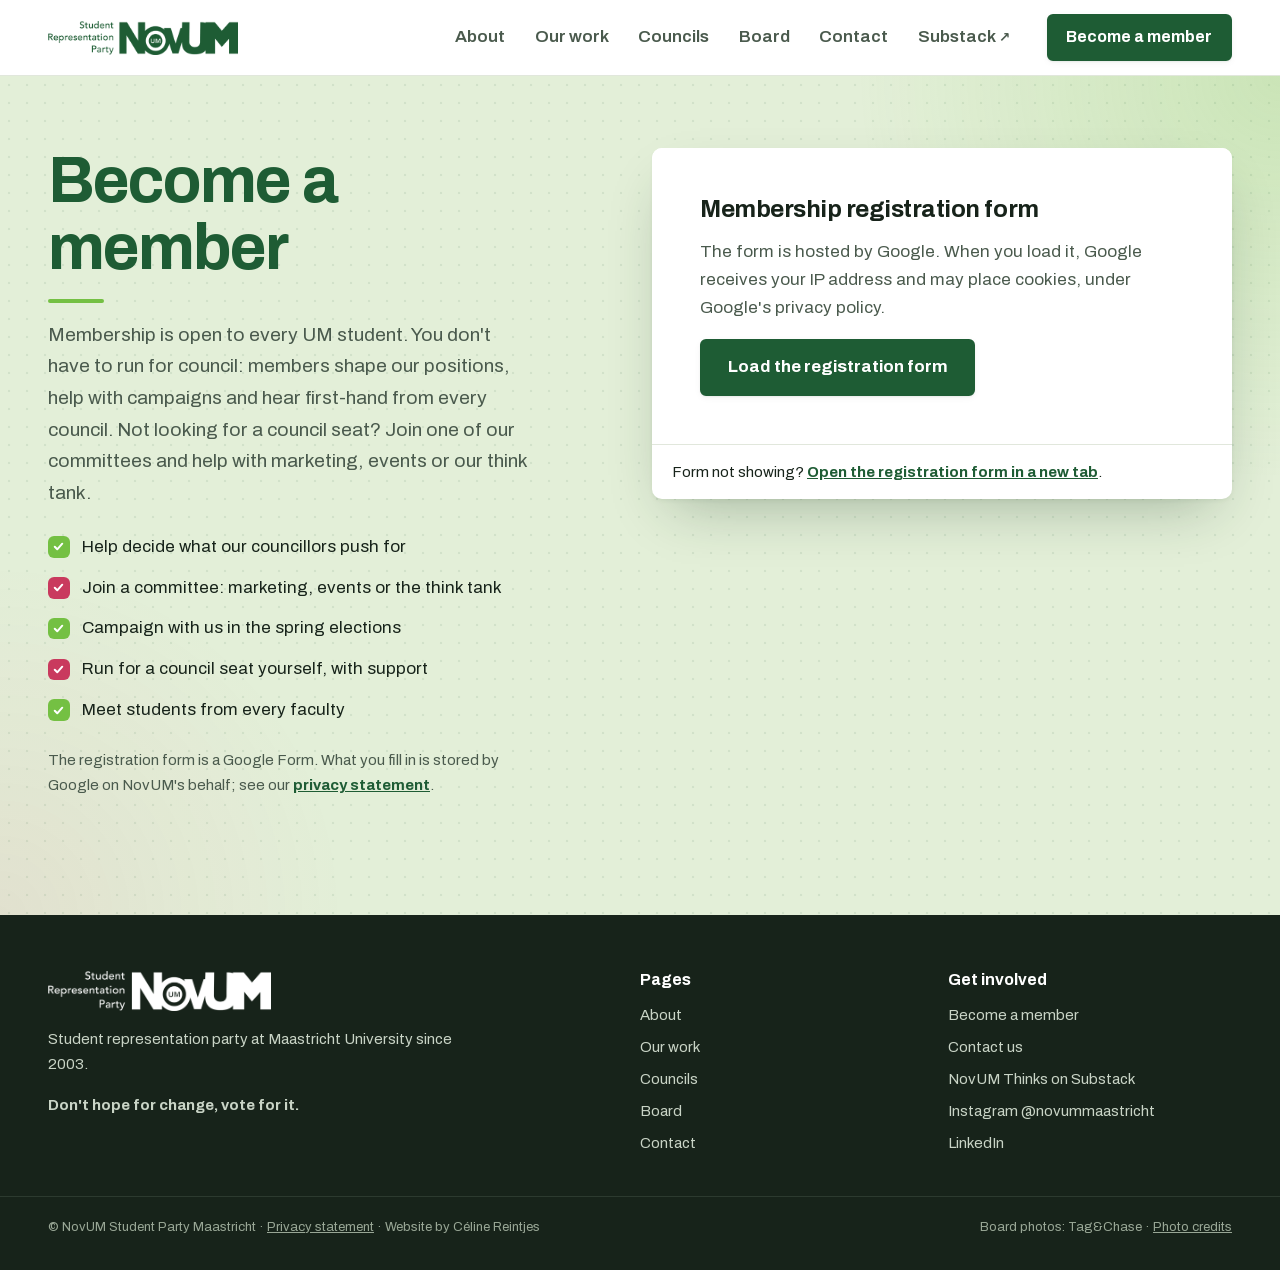
<file: novum-site/join.html>
<!doctype html>
<html lang="en">
<head>
<meta charset="utf-8">
<meta name="viewport" content="width=device-width, initial-scale=1">
<title>Become a member · NovUM</title>
<meta name="description" content="Join NovUM, the student party at Maastricht University. Membership is open to every UM student.">
<link rel="icon" href="img/favicon.png">
<link rel="stylesheet" href="css/fonts.css?v=19ae4e04">
<link rel="stylesheet" href="css/site.css?v=dd7aeb82">
<script src="js/early.js?v=cf498f35"></script>
</head>
<body data-page="join">
<!-- Generated by tools/build_pages.py from pages/join.html. Edit that file, not this one. -->

<header class="top wrap">
  <a class="mark" href="index.html"><img src="img/logo-text-green.png" alt="NovUM, home" width="1000" height="179"></a>
  <nav class="links" id="links" aria-label="Main">
    <a href="index.html">About</a>
    <a href="work.html">Our work</a>
    <a href="councils.html">Councils</a>
    <a href="board.html">Board</a>
    <a href="contact.html">Contact</a>
    <a href="https://novumthinks.substack.com/" target="_blank" rel="noopener">Substack<span class="ext" aria-hidden="true">↗</span><span class="visually-hidden"> (opens in a new tab)</span></a>
  </nav>
  <a class="btn" href="join.html" aria-current="page"><span class="long">Become a member</span><span class="short">Join</span></a>
  <button class="menu" id="menuBtn" aria-expanded="false" aria-controls="links">Menu</button>
</header>

<main id="main">
  <section class="join" aria-labelledby="page-title">
    <div class="wrap join-grid">
      <div class="join-text">
        <h1 id="page-title" class="rise">Become a member</h1>
        <p class="lead rise">Membership is open to every UM student. You don't have to run for council: members shape our positions, help with campaigns and hear first-hand from every council. Not looking for a council seat? Join one of our committees and help with marketing, events or our think tank.</p>
        <ul class="join-list rise">
          <li>Help decide what our councillors push for</li>
          <li>Join a committee: marketing, events or the think tank</li>
          <li>Campaign with us in the spring elections</li>
          <li>Run for a council seat yourself, with support</li>
          <li>Meet students from every faculty</li>
        </ul>
        <p class="form-note rise">The registration form is a Google Form. What you fill in is stored by Google on NovUM's behalf; see our <a href="privacy.html">privacy statement</a>.</p>
      </div>
      <div class="form-embed rise">
        <div class="embed-gate" id="formGate" data-src="https://docs.google.com/forms/d/e/1FAIpQLSeWXk2YZn6MdC0U8G0rCWlbt2rPj86cOd-9ZONA-o6ujtaIQw/viewform?embedded=true">
          <h2>Membership registration form</h2>
          <p>The form is hosted by Google. When you load it, Google receives your IP address and may place cookies, under Google's privacy policy.</p>
          <button class="btn btn-big" type="button" id="loadForm">Load the registration form</button>
        </div>
        <p class="form-fallback">Form not showing? <a href="https://docs.google.com/forms/d/e/1FAIpQLSeWXk2YZn6MdC0U8G0rCWlbt2rPj86cOd-9ZONA-o6ujtaIQw/viewform" target="_blank" rel="noopener">Open the registration form in a new tab</a>.</p>
      </div>
    </div>
  </section>
</main>

<footer class="foot">
  <div class="wrap foot-grid">
    <div class="foot-brand">
      <a class="mark mark-light" href="index.html"><img src="img/logo-text-white.png" alt="NovUM, home" width="1000" height="179"></a>
      <p>Student representation party at Maastricht University since 2003.</p>
      <p><strong>Don't hope for change, vote for it.</strong></p>
    </div>
    <nav aria-label="Pages"><h2>Pages</h2><ul><li><a href="index.html">About</a></li><li><a href="work.html">Our work</a></li><li><a href="councils.html">Councils</a></li><li><a href="board.html">Board</a></li><li><a href="contact.html">Contact</a></li></ul></nav>
    <div><h2>Get involved</h2><ul>
      <li><a href="join.html">Become a member</a></li>
      <li><a href="contact.html">Contact us</a></li>
      <li><a href="https://novumthinks.substack.com/" target="_blank" rel="noopener">NovUM Thinks on Substack</a></li>
      <li><a href="https://www.instagram.com/novummaastricht/" target="_blank" rel="noopener">Instagram @novummaastricht</a></li>
      <li><a href="https://www.linkedin.com/company/novummaastricht/" target="_blank" rel="noopener">LinkedIn</a></li>
      
    </ul></div>
  </div>
  <div class="wrap foot-bottom">
    <p>© NovUM Student Party Maastricht · <a href="privacy.html">Privacy statement</a> · Website by Céline Reintjes</p>
    <p>Board photos: Tag&amp;Chase · <a href="privacy.html#photo-credits">Photo credits</a></p>
  </div>
</footer>

<script src="js/vendor/supabase.min.js?v=cde32431"></script>
<script src="js/config.js?v=97adcdd3"></script>
<script src="js/data.js?v=a67c714d"></script>
<script src="js/api.js?v=c1615551"></script>
<script src="js/textformat.js?v=3b9b57aa"></script>
<script src="js/issues.js?v=db625cc9"></script>
<script src="js/site.js?v=ed09e191"></script>
</body>
</html>
</file>
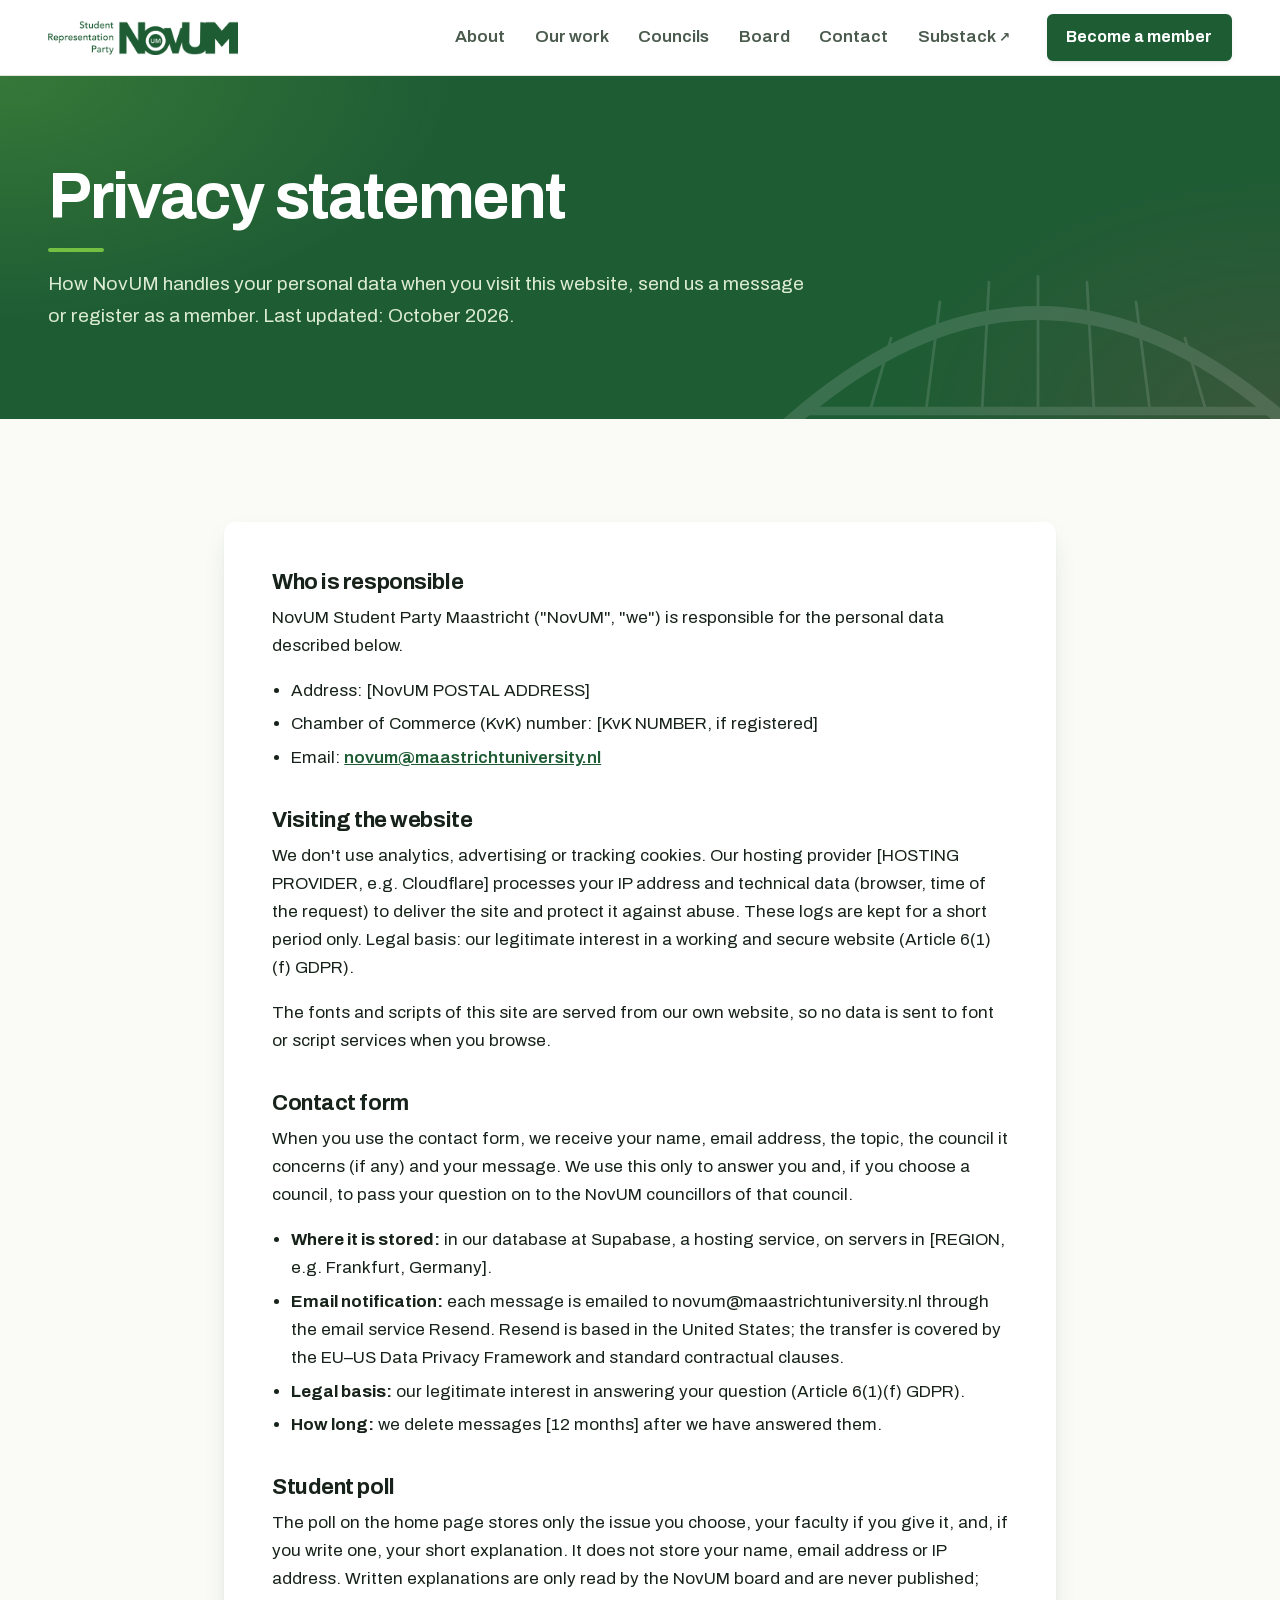
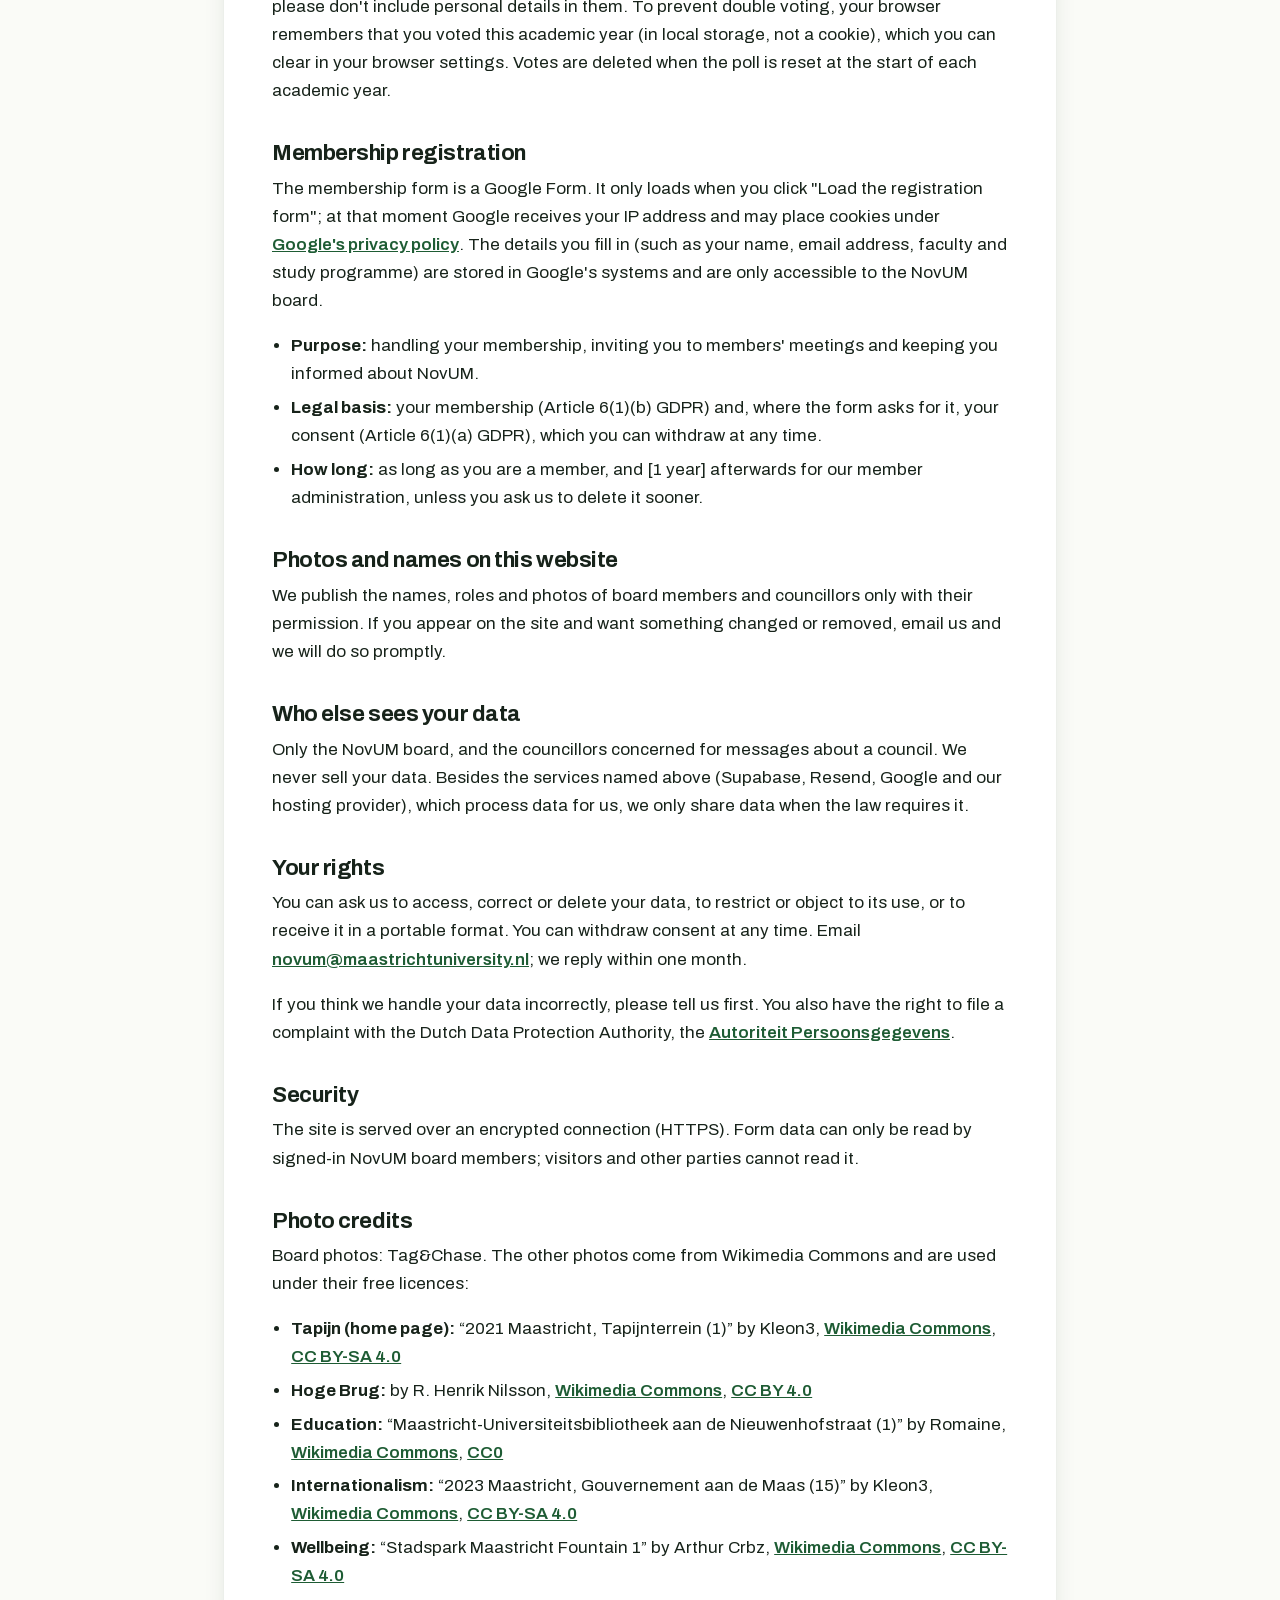
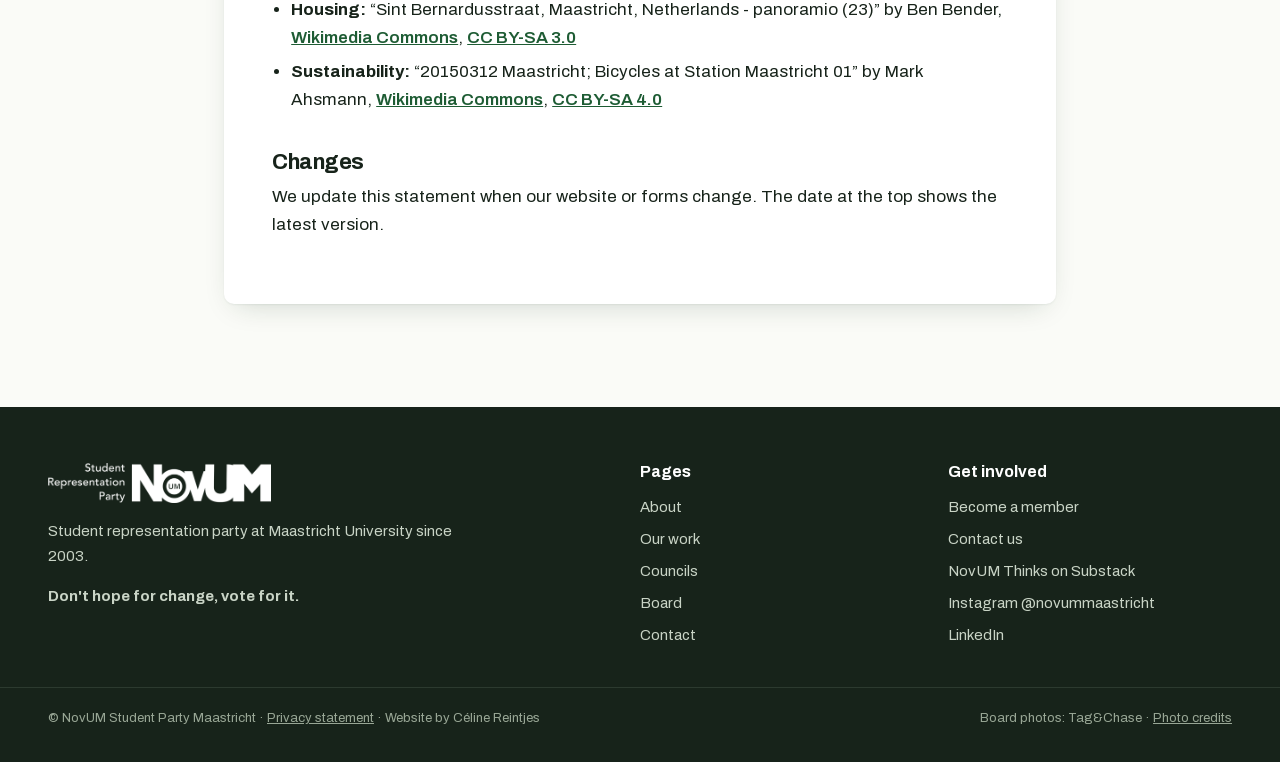
<file: novum-site/privacy.html>
<!doctype html>
<html lang="en">
<head>
<meta charset="utf-8">
<meta name="viewport" content="width=device-width, initial-scale=1">
<title>Privacy statement · NovUM</title>
<meta name="description" content="How NovUM handles your personal data on this website and in our forms.">
<link rel="icon" href="img/favicon.png">
<link rel="stylesheet" href="css/fonts.css?v=19ae4e04">
<link rel="stylesheet" href="css/site.css?v=dd7aeb82">
<script src="js/early.js?v=cf498f35"></script>
</head>
<body data-page="privacy">
<!-- Generated by tools/build_pages.py from pages/privacy.html. Edit that file, not this one. -->

<header class="top wrap">
  <a class="mark" href="index.html"><img src="img/logo-text-green.png" alt="NovUM, home" width="1000" height="179"></a>
  <nav class="links" id="links" aria-label="Main">
    <a href="index.html">About</a>
    <a href="work.html">Our work</a>
    <a href="councils.html">Councils</a>
    <a href="board.html">Board</a>
    <a href="contact.html">Contact</a>
    <a href="https://novumthinks.substack.com/" target="_blank" rel="noopener">Substack<span class="ext" aria-hidden="true">↗</span><span class="visually-hidden"> (opens in a new tab)</span></a>
  </nav>
  <a class="btn" href="join.html"><span class="long">Become a member</span><span class="short">Join</span></a>
  <button class="menu" id="menuBtn" aria-expanded="false" aria-controls="links">Menu</button>
</header>

<main id="main">
  <section class="page-head">
    <div class="wrap">
      <h1 class="rise">Privacy statement</h1>
      <p class="page-intro rise">How NovUM handles your personal data when you visit this website, send us a message or register as a member. <span id="legalUpdated">Last updated: October 2026.</span></p>
    </div>
  </section>

  <section class="section section-paper" aria-label="Privacy statement"><div class="wrap legal">
    <div id="legalText"><h2 id="who-is-responsible">Who is responsible</h2>
<p>NovUM Student Party Maastricht (&quot;NovUM&quot;, &quot;we&quot;) is responsible for the personal data described below.</p>
<ul><li>Address: [NovUM POSTAL ADDRESS]</li><li>Chamber of Commerce (KvK) number: [KvK NUMBER, if registered]</li><li>Email: <a href="mailto:novum@maastrichtuniversity.nl">novum@maastrichtuniversity.nl</a></li></ul>
<h2 id="visiting-the-website">Visiting the website</h2>
<p>We don&#39;t use analytics, advertising or tracking cookies. Our hosting provider [HOSTING PROVIDER, e.g. Cloudflare] processes your IP address and technical data (browser, time of the request) to deliver the site and protect it against abuse. These logs are kept for a short period only. Legal basis: our legitimate interest in a working and secure website (Article 6(1)(f) GDPR).</p>
<p>The fonts and scripts of this site are served from our own website, so no data is sent to font or script services when you browse.</p>
<h2 id="contact-form">Contact form</h2>
<p>When you use the contact form, we receive your name, email address, the topic, the council it concerns (if any) and your message. We use this only to answer you and, if you choose a council, to pass your question on to the NovUM councillors of that council.</p>
<ul><li><b>Where it is stored:</b> in our database at Supabase, a hosting service, on servers in [REGION, e.g. Frankfurt, Germany].</li><li><b>Email notification:</b> each message is emailed to novum@maastrichtuniversity.nl through the email service Resend. Resend is based in the United States; the transfer is covered by the EU–US Data Privacy Framework and standard contractual clauses.</li><li><b>Legal basis:</b> our legitimate interest in answering your question (Article 6(1)(f) GDPR).</li><li><b>How long:</b> we delete messages [12 months] after we have answered them.</li></ul>
<h2 id="student-poll">Student poll</h2>
<p>The poll on the home page stores only the issue you choose, your faculty if you give it, and, if you write one, your short explanation. It does not store your name, email address or IP address. Written explanations are only read by the NovUM board and are never published; please don&#39;t include personal details in them. To prevent double voting, your browser remembers that you voted this academic year (in local storage, not a cookie), which you can clear in your browser settings. Votes are deleted when the poll is reset at the start of each academic year.</p>
<h2 id="membership-registration">Membership registration</h2>
<p>The membership form is a Google Form. It only loads when you click &quot;Load the registration form&quot;; at that moment Google receives your IP address and may place cookies under <a href="https://policies.google.com/privacy" target="_blank" rel="noopener">Google&#39;s privacy policy</a>. The details you fill in (such as your name, email address, faculty and study programme) are stored in Google&#39;s systems and are only accessible to the NovUM board.</p>
<ul><li><b>Purpose:</b> handling your membership, inviting you to members&#39; meetings and keeping you informed about NovUM.</li><li><b>Legal basis:</b> your membership (Article 6(1)(b) GDPR) and, where the form asks for it, your consent (Article 6(1)(a) GDPR), which you can withdraw at any time.</li><li><b>How long:</b> as long as you are a member, and [1 year] afterwards for our member administration, unless you ask us to delete it sooner.</li></ul>
<h2 id="photos-and-names-on-this-website">Photos and names on this website</h2>
<p>We publish the names, roles and photos of board members and councillors only with their permission. If you appear on the site and want something changed or removed, email us and we will do so promptly.</p>
<h2 id="who-else-sees-your-data">Who else sees your data</h2>
<p>Only the NovUM board, and the councillors concerned for messages about a council. We never sell your data. Besides the services named above (Supabase, Resend, Google and our hosting provider), which process data for us, we only share data when the law requires it.</p>
<h2 id="your-rights">Your rights</h2>
<p>You can ask us to access, correct or delete your data, to restrict or object to its use, or to receive it in a portable format. You can withdraw consent at any time. Email <a href="mailto:novum@maastrichtuniversity.nl">novum@maastrichtuniversity.nl</a>; we reply within one month.</p>
<p>If you think we handle your data incorrectly, please tell us first. You also have the right to file a complaint with the Dutch Data Protection Authority, the <a href="https://autoriteitpersoonsgegevens.nl" target="_blank" rel="noopener">Autoriteit Persoonsgegevens</a>.</p>
<h2 id="security">Security</h2>
<p>The site is served over an encrypted connection (HTTPS). Form data can only be read by signed-in NovUM board members; visitors and other parties cannot read it.</p>
<h2 id="photo-credits">Photo credits</h2>
<p>Board photos: Tag&amp;Chase. The other photos come from Wikimedia Commons and are used under their free licences:</p>
<ul><li><b>Tapijn (home page):</b> “2021 Maastricht, Tapijnterrein (1)” by Kleon3, <a href="https://commons.wikimedia.org/wiki/File:2021_Maastricht,_Tapijnterrein_(1).jpg" target="_blank" rel="noopener">Wikimedia Commons</a>, <a href="https://creativecommons.org/licenses/by-sa/4.0" target="_blank" rel="noopener">CC BY-SA 4.0</a></li><li><b>Hoge Brug:</b> by R. Henrik Nilsson, <a href="https://commons.wikimedia.org/wiki/File:Hoge_Brug_one_from_SW_Maastricht_the_Netherlands_August_10_2024.jpg" target="_blank" rel="noopener">Wikimedia Commons</a>, <a href="https://creativecommons.org/licenses/by/4.0/" target="_blank" rel="noopener">CC BY 4.0</a></li><li><b>Education:</b> “Maastricht-Universiteitsbibliotheek aan de Nieuwenhofstraat (1)” by Romaine, <a href="https://commons.wikimedia.org/wiki/File:Maastricht-Universiteitsbibliotheek_aan_de_Nieuwenhofstraat_(1).jpg" target="_blank" rel="noopener">Wikimedia Commons</a>, <a href="http://creativecommons.org/publicdomain/zero/1.0/deed.en" target="_blank" rel="noopener">CC0</a></li><li><b>Internationalism:</b> “2023 Maastricht, Gouvernement aan de Maas (15)” by Kleon3, <a href="https://commons.wikimedia.org/wiki/File:2023_Maastricht,_Gouvernement_aan_de_Maas_(15).jpg" target="_blank" rel="noopener">Wikimedia Commons</a>, <a href="https://creativecommons.org/licenses/by-sa/4.0" target="_blank" rel="noopener">CC BY-SA 4.0</a></li><li><b>Wellbeing:</b> “Stadspark Maastricht Fountain 1” by Arthur Crbz, <a href="https://commons.wikimedia.org/wiki/File:Stadspark_Maastricht_Fountain_1.jpg" target="_blank" rel="noopener">Wikimedia Commons</a>, <a href="https://creativecommons.org/licenses/by-sa/4.0" target="_blank" rel="noopener">CC BY-SA 4.0</a></li><li><b>Housing:</b> “Sint Bernardusstraat, Maastricht, Netherlands - panoramio (23)” by Ben Bender, <a href="https://commons.wikimedia.org/wiki/File:Sint_Bernardusstraat,_Maastricht,_Netherlands_-_panoramio_(23).jpg" target="_blank" rel="noopener">Wikimedia Commons</a>, <a href="https://creativecommons.org/licenses/by-sa/3.0" target="_blank" rel="noopener">CC BY-SA 3.0</a></li><li><b>Sustainability:</b> “20150312 Maastricht; Bicycles at Station Maastricht 01” by Mark Ahsmann, <a href="https://commons.wikimedia.org/wiki/File:20150312_Maastricht;_Bicycles_at_Station_Maastricht_01.jpg" target="_blank" rel="noopener">Wikimedia Commons</a>, <a href="https://creativecommons.org/licenses/by-sa/4.0" target="_blank" rel="noopener">CC BY-SA 4.0</a></li></ul>
<h2 id="changes">Changes</h2>
<p>We update this statement when our website or forms change. The date at the top shows the latest version.</p></div>
  </div></section>
</main>

<footer class="foot">
  <div class="wrap foot-grid">
    <div class="foot-brand">
      <a class="mark mark-light" href="index.html"><img src="img/logo-text-white.png" alt="NovUM, home" width="1000" height="179"></a>
      <p>Student representation party at Maastricht University since 2003.</p>
      <p><strong>Don't hope for change, vote for it.</strong></p>
    </div>
    <nav aria-label="Pages"><h2>Pages</h2><ul><li><a href="index.html">About</a></li><li><a href="work.html">Our work</a></li><li><a href="councils.html">Councils</a></li><li><a href="board.html">Board</a></li><li><a href="contact.html">Contact</a></li></ul></nav>
    <div><h2>Get involved</h2><ul>
      <li><a href="join.html">Become a member</a></li>
      <li><a href="contact.html">Contact us</a></li>
      <li><a href="https://novumthinks.substack.com/" target="_blank" rel="noopener">NovUM Thinks on Substack</a></li>
      <li><a href="https://www.instagram.com/novummaastricht/" target="_blank" rel="noopener">Instagram @novummaastricht</a></li>
      <li><a href="https://www.linkedin.com/company/novummaastricht/" target="_blank" rel="noopener">LinkedIn</a></li>
      
    </ul></div>
  </div>
  <div class="wrap foot-bottom">
    <p>© NovUM Student Party Maastricht · <a href="privacy.html">Privacy statement</a> · Website by Céline Reintjes</p>
    <p>Board photos: Tag&amp;Chase · <a href="privacy.html#photo-credits">Photo credits</a></p>
  </div>
</footer>

<script src="js/vendor/supabase.min.js?v=cde32431"></script>
<script src="js/config.js?v=97adcdd3"></script>
<script src="js/data.js?v=a67c714d"></script>
<script src="js/api.js?v=c1615551"></script>
<script src="js/textformat.js?v=3b9b57aa"></script>
<script src="js/issues.js?v=db625cc9"></script>
<script src="js/site.js?v=ed09e191"></script>
</body>
</html>
</file>
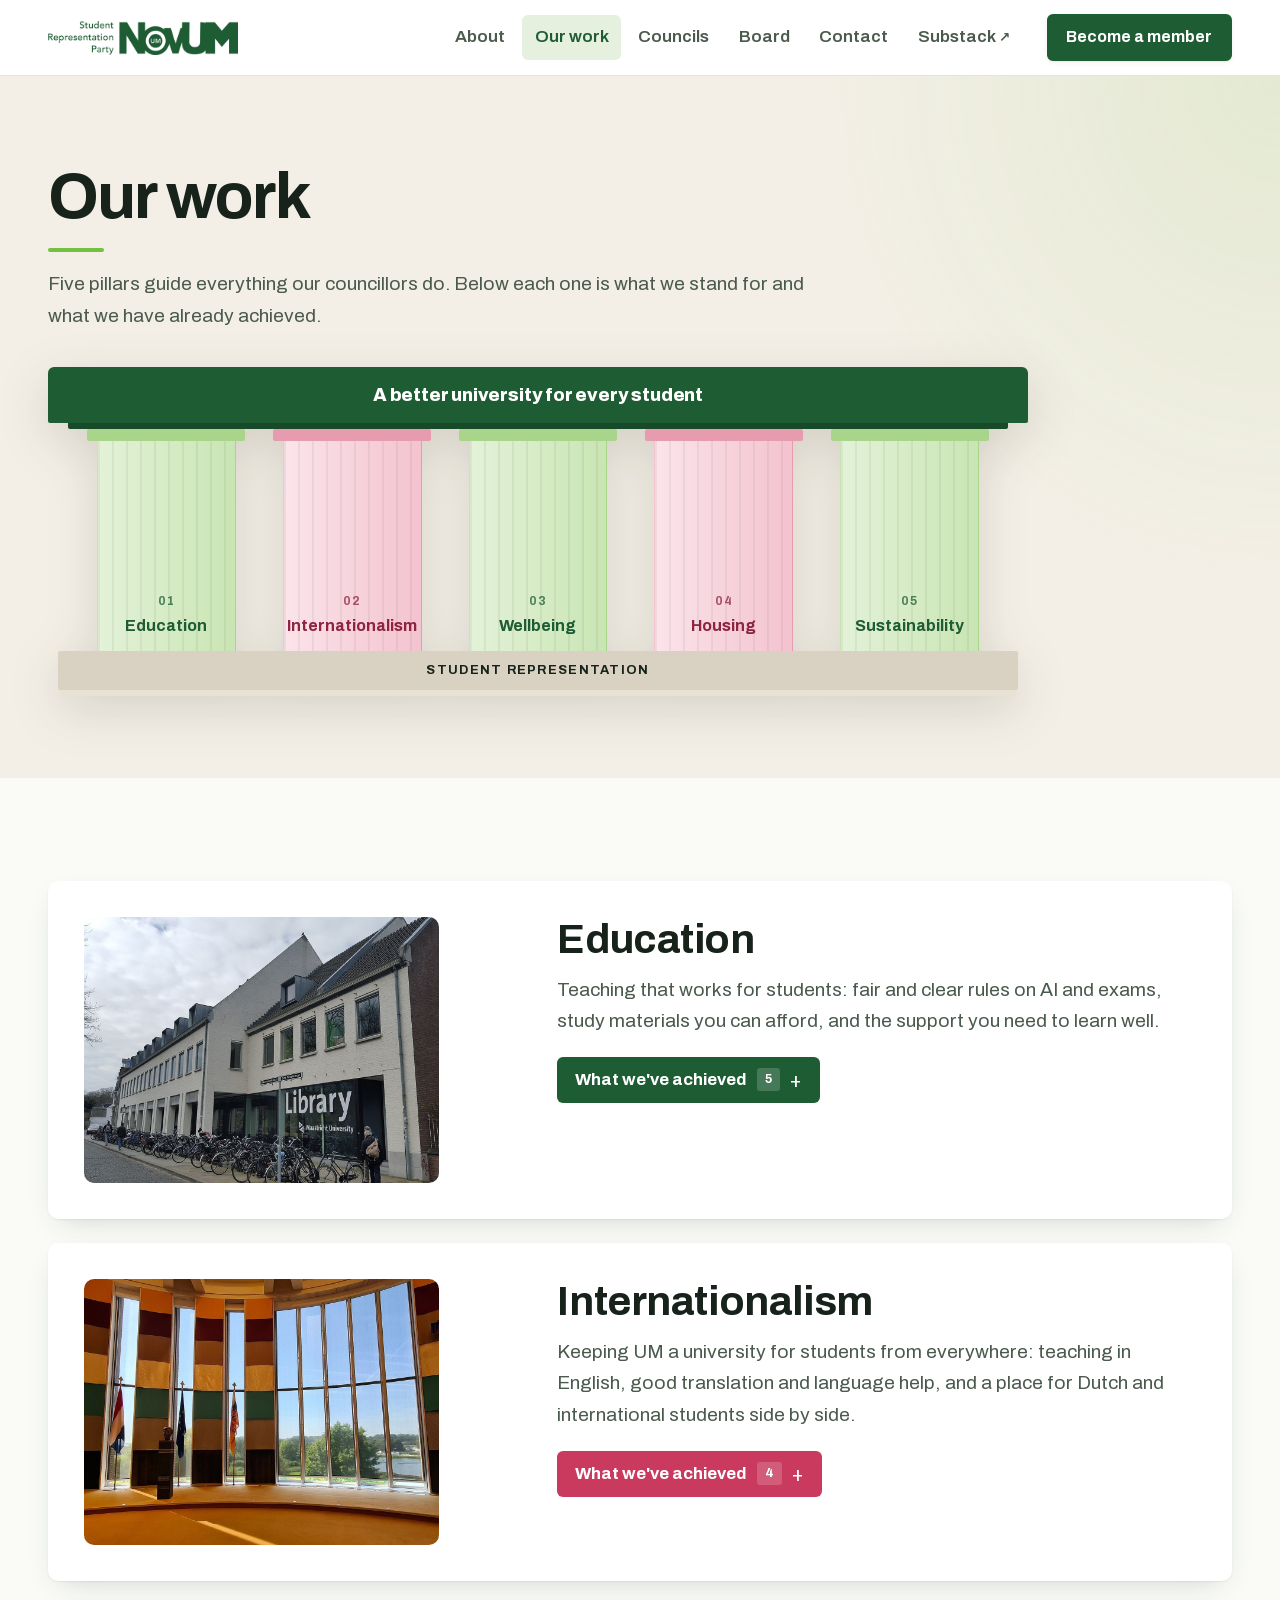
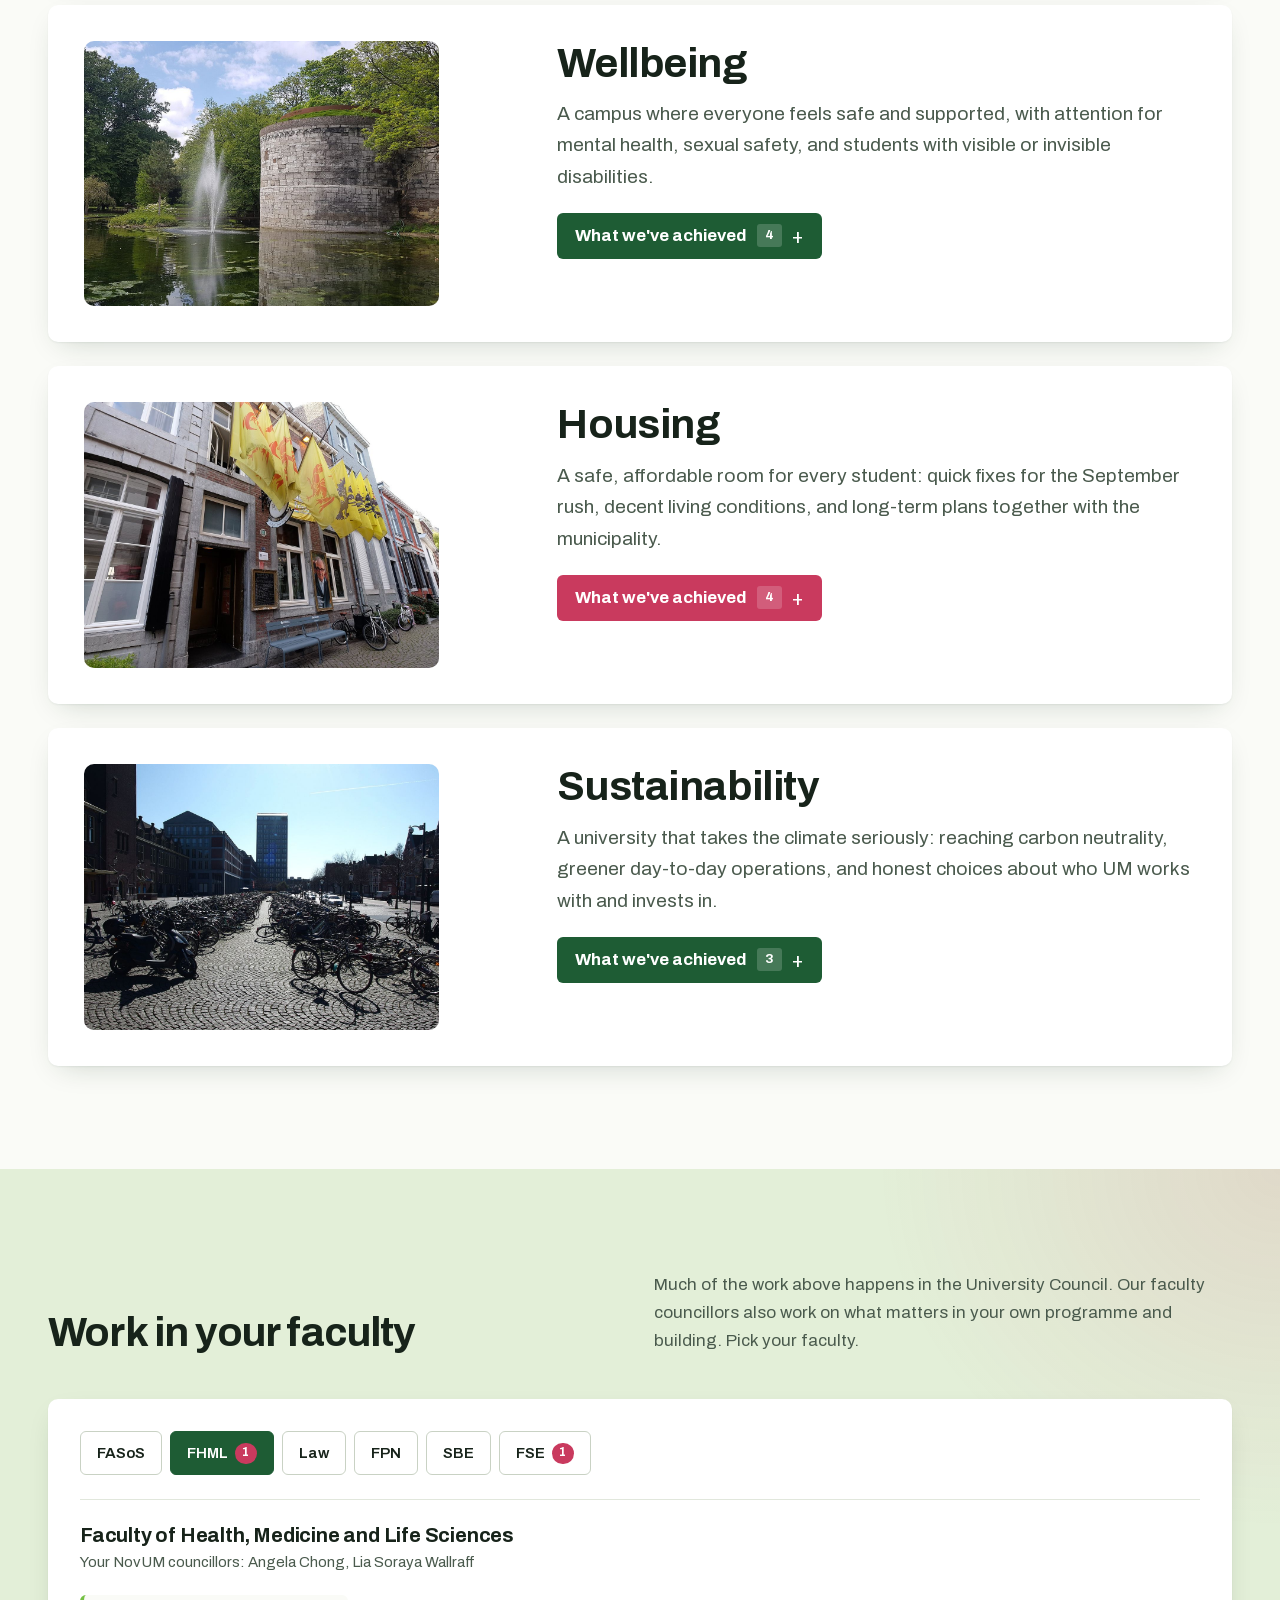
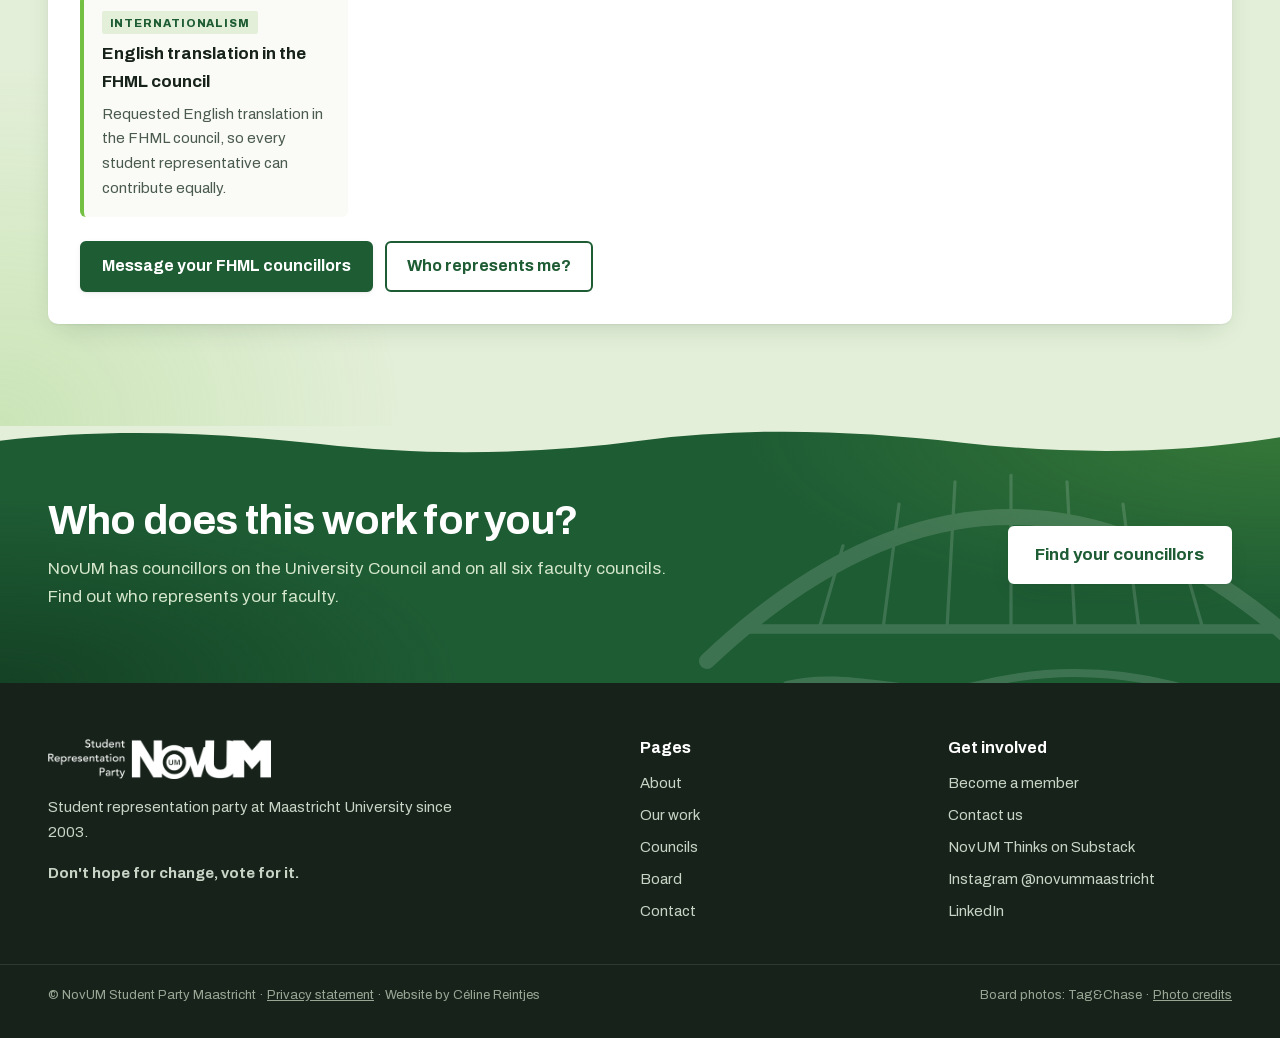
<file: novum-site/work.html>
<!doctype html>
<html lang="en">
<head>
<meta charset="utf-8">
<meta name="viewport" content="width=device-width, initial-scale=1">
<title>Our work · NovUM</title>
<meta name="description" content="What NovUM stands for and what we've achieved at Maastricht University.">
<link rel="icon" href="img/favicon.png">
<link rel="stylesheet" href="css/fonts.css?v=19ae4e04">
<link rel="stylesheet" href="css/site.css?v=dd7aeb82">
<script src="js/early.js?v=cf498f35"></script>
</head>
<body data-page="work">
<!-- Generated by tools/build_pages.py from pages/work.html. Edit that file, not this one. -->

<header class="top wrap">
  <a class="mark" href="index.html"><img src="img/logo-text-green.png" alt="NovUM, home" width="1000" height="179"></a>
  <nav class="links" id="links" aria-label="Main">
    <a href="index.html">About</a>
    <a href="work.html" aria-current="page">Our work</a>
    <a href="councils.html">Councils</a>
    <a href="board.html">Board</a>
    <a href="contact.html">Contact</a>
    <a href="https://novumthinks.substack.com/" target="_blank" rel="noopener">Substack<span class="ext" aria-hidden="true">↗</span><span class="visually-hidden"> (opens in a new tab)</span></a>
  </nav>
  <a class="btn" href="join.html"><span class="long">Become a member</span><span class="short">Join</span></a>
  <button class="menu" id="menuBtn" aria-expanded="false" aria-controls="links">Menu</button>
</header>

<main id="main">
  <section class="page-head">
    <div class="wrap">
      <h1 class="rise">Our work</h1>
      <p class="page-intro rise">Five pillars guide everything our councillors do. Below each one is what we stand for and what we have already achieved.</p>
      <nav class="structure rise" aria-label="Our five pillars">
        <div class="st-deck">A better university for every student</div>
        <div class="st-cols" id="pillarJump"></div>
        <div class="st-base"><span>Student representation</span></div>
      </nav>
    </div>
  </section>

  <section class="section section-paper" aria-label="Our five pillars"><div class="wrap">
    <div id="pillars"></div>
  </div></section>

  <section class="section faculty-work" id="faculties" aria-labelledby="faculty-work-title">
    <div class="wrap">
      <div class="section-head">
        <h2 id="faculty-work-title" class="reveal">Work in your faculty</h2>
        <p class="reveal">Much of the work above happens in the University Council. Our faculty councillors also work on what matters in your own programme and building. Pick your faculty.</p>
      </div>
      <div class="fw-tool reveal">
        <div class="fw-choices" id="fwChoices" role="group" aria-label="Choose a faculty"></div>
        <div class="fw-result" id="fwResult" aria-live="polite"></div>
      </div>
    </div>
  </section>

  <section class="cta-band" aria-labelledby="cta-title">
    <div class="wrap cta-grid">
      <div>
        <h2 id="cta-title">Who does this work for you?</h2>
        <p>NovUM has councillors on the University Council and on all six faculty councils. Find out who represents your faculty.</p>
      </div>
      <div class="actions">
        <a class="btn btn-big btn-light" href="councils.html">Find your councillors</a>
      </div>
    </div>
  </section>
</main>

<footer class="foot">
  <div class="wrap foot-grid">
    <div class="foot-brand">
      <a class="mark mark-light" href="index.html"><img src="img/logo-text-white.png" alt="NovUM, home" width="1000" height="179"></a>
      <p>Student representation party at Maastricht University since 2003.</p>
      <p><strong>Don't hope for change, vote for it.</strong></p>
    </div>
    <nav aria-label="Pages"><h2>Pages</h2><ul><li><a href="index.html">About</a></li><li><a href="work.html">Our work</a></li><li><a href="councils.html">Councils</a></li><li><a href="board.html">Board</a></li><li><a href="contact.html">Contact</a></li></ul></nav>
    <div><h2>Get involved</h2><ul>
      <li><a href="join.html">Become a member</a></li>
      <li><a href="contact.html">Contact us</a></li>
      <li><a href="https://novumthinks.substack.com/" target="_blank" rel="noopener">NovUM Thinks on Substack</a></li>
      <li><a href="https://www.instagram.com/novummaastricht/" target="_blank" rel="noopener">Instagram @novummaastricht</a></li>
      <li><a href="https://www.linkedin.com/company/novummaastricht/" target="_blank" rel="noopener">LinkedIn</a></li>
      
    </ul></div>
  </div>
  <div class="wrap foot-bottom">
    <p>© NovUM Student Party Maastricht · <a href="privacy.html">Privacy statement</a> · Website by Céline Reintjes</p>
    <p>Board photos: Tag&amp;Chase · <a href="privacy.html#photo-credits">Photo credits</a></p>
  </div>
</footer>

<script src="js/vendor/supabase.min.js?v=cde32431"></script>
<script src="js/config.js?v=97adcdd3"></script>
<script src="js/data.js?v=a67c714d"></script>
<script src="js/api.js?v=c1615551"></script>
<script src="js/textformat.js?v=3b9b57aa"></script>
<script src="js/issues.js?v=db625cc9"></script>
<script src="js/site.js?v=ed09e191"></script>
</body>
</html>
</file>
<file: novum-site/css/fonts.css>
/* Archivo variable font (SIL Open Font License), self-hosted so no visitor data goes to Google. */
@font-face {
  font-family: 'Archivo';
  font-style: normal;
  font-weight: 400 900;
  font-stretch: 62% 125%;
  font-display: swap;
  src: url(../fonts/archivo-latin-ext.woff2) format('woff2');
  unicode-range: U+0100-02BA, U+02BD-02C5, U+02C7-02CC, U+02CE-02D7, U+02DD-02FF, U+0304, U+0308, U+0329, U+1D00-1DBF, U+1E00-1E9F, U+1EF2-1EFF, U+2020, U+20A0-20AB, U+20AD-20C4, U+2113, U+2C60-2C7F, U+A720-A7FF;
}
@font-face {
  font-family: 'Archivo';
  font-style: normal;
  font-weight: 400 900;
  font-stretch: 62% 125%;
  font-display: swap;
  src: url(../fonts/archivo-latin.woff2) format('woff2');
  unicode-range: U+0000-00FF, U+0131, U+0152-0153, U+02BB-02BC, U+02C6, U+02DA, U+02DC, U+0304, U+0308, U+0329, U+2000-206F, U+20AC, U+2122, U+2191, U+2193, U+2212, U+2215, U+FEFF, U+FFFD;
}
</file>
<file: novum-site/css/site.css>
/* NovUM public site
   Party-site look: white ground, the logo's green as the brand colour, deep green for buttons and bands,
   calm sentence-case type (Archivo), clear cards and a tidy 12-column grid. */
:root {
  --white: #ffffff;
  --tint: #f2f7ee;
  --tint-2: #e6f0de;
  --line: #e1e7dc;
  --brand: #74c043;
  --brand-dark: #4c9a2a;
  --deep: #1e5c34;
  --deep-2: #174a29;
  --ink: #17231a;
  --text-2: #4a5a4d;

  --margin: clamp(1rem, 4vw, 3rem);
  --gutter: clamp(1rem, 2vw, 1.5rem);
  --section: clamp(4rem, 8vw, 6.5rem);
  --radius: 10px;     /* cards and photos: softened, not bubbly */
  --radius-sm: 6px;   /* buttons, fields, tags */
  --radius-xs: 2px;   /* tiny markers stay crisp */
  --max: 1240px;

  --s-h1: clamp(2.5rem, 5vw, 4.25rem);
  --s-h2: clamp(1.875rem, 3.2vw, 2.75rem);
  --s-h3: 1.375rem;
  --s-lead: clamp(1.125rem, 1.5vw, 1.3125rem);

  --ease: cubic-bezier(.2, .7, .2, 1);
  --shadow-sm: 0 1px 2px rgba(20, 50, 28, .06), 0 2px 8px -2px rgba(20, 50, 28, .08);
  --shadow: 0 1px 2px rgba(20, 50, 28, .06), 0 10px 28px -12px rgba(20, 50, 28, .22);
  --shadow-lg: 0 2px 4px rgba(20, 50, 28, .05), 0 24px 56px -20px rgba(20, 50, 28, .32);
}

*, *::before, *::after { box-sizing: border-box; }
html { scroll-behavior: smooth; }
body { margin: 0; background: var(--white); color: var(--ink); font: 400 1.0625rem/1.65 Archivo, system-ui, sans-serif; -webkit-font-smoothing: antialiased; }
img { display: block; max-width: 100%; height: auto; }
a { color: inherit; }
h1, h2, h3 { margin: 0; font-weight: 700; letter-spacing: -0.02em; line-height: 1.1; color: var(--ink); }
h1 { font-size: var(--s-h1); line-height: 1.04; letter-spacing: -0.03em; }
h2 { font-size: var(--s-h2); }
h3 { font-size: var(--s-h3); letter-spacing: -0.01em; }
p { margin: 0 0 1em; }
figure { margin: 0; }
figcaption { font-size: .875rem; color: var(--text-2); margin-top: .6rem; }
:focus-visible { outline: 3px solid var(--brand); outline-offset: 2px; border-radius: var(--radius-sm); }
::selection { background: var(--tint-2); }
section[id], article[id] { scroll-margin-top: 96px; }
.visually-hidden { position: absolute; width: 1px; height: 1px; overflow: hidden; clip: rect(0 0 0 0); white-space: nowrap; }
.wrap { width: 100%; max-width: calc(var(--max) + 2 * var(--margin)); margin-inline: auto; padding-inline: var(--margin); }

/* buttons */
.btn {
  display: inline-flex; align-items: center; justify-content: center; gap: .5em; min-height: 44px; padding: .65rem 1.25rem;
  border-radius: var(--radius-sm); border: 2px solid var(--deep); background: var(--deep); color: #fff;
  font: inherit; font-weight: 700; font-size: 1rem; text-decoration: none; cursor: pointer; white-space: nowrap;
  transition: background .2s var(--ease), border-color .2s, color .2s, transform .15s var(--ease);
}
.btn:hover { background: var(--deep-2); border-color: var(--deep-2); }
.btn:active { transform: translateY(1px); }
.btn:disabled { opacity: .6; cursor: progress; }
.btn-big { min-height: 52px; padding: .8rem 1.6rem; font-size: 1.0625rem; }
.btn-outline { background: transparent; color: var(--deep); }
.btn-outline:hover { background: var(--tint); color: var(--deep); }
.btn-light { background: #fff; border-color: #fff; color: var(--deep); }
.btn-light:hover { background: var(--tint); border-color: var(--tint); }
.btn-ghost { background: transparent; border-color: rgba(255,255,255,.6); color: #fff; }
.btn-ghost:hover { background: rgba(255,255,255,.1); border-color: #fff; }
.btn-ink { background: var(--deep); }
.textlink { color: var(--deep); font-weight: 700; text-decoration: underline; text-decoration-color: var(--brand); text-decoration-thickness: 2px; text-underline-offset: .25em; }
.textlink:hover { text-decoration-color: var(--deep); }
.actions { display: flex; flex-wrap: wrap; gap: .75rem; }

/* header */
.top { position: sticky; top: 0; z-index: 30; display: flex; align-items: center; gap: 1.5rem; height: 76px; background: rgba(255,255,255,.97); border-bottom: 1px solid var(--line); max-width: none; padding-inline: max(var(--margin), calc((100vw - var(--max)) / 2)); }
.mark { display: flex; align-items: center; gap: .6rem; text-decoration: none; margin-right: auto; font-weight: 800; font-size: 1.375rem; letter-spacing: -.02em; color: var(--deep); }
.mark img { width: auto; height: 34px; }
.foot .mark img { height: 40px; }
.links .ext { font-size: .8em; margin-left: .2em; }
.mark-light { color: #fff; margin: 0; }
.links { display: flex; gap: .25rem; }
.links a { white-space: nowrap; text-decoration: none; font-weight: 600; color: var(--text-2); padding: .5rem .8rem; border-radius: var(--radius-sm); transition: color .15s, background .15s; }
.links a:hover { color: var(--ink); background: var(--tint); }
.links a[aria-current] { color: var(--deep); background: var(--tint-2); }
.top .btn { min-height: 42px; padding: .5rem 1.1rem; }
.top .btn .short { display: none; }
.menu { display: none; font: inherit; font-weight: 700; background: none; border: 2px solid var(--line); color: var(--ink); border-radius: var(--radius-sm); min-height: 42px; padding: 0 1rem; cursor: pointer; }

/* home hero: the photo fills the first screen, text sits on a dark scrim at the bottom */
.hero { position: relative; isolation: isolate; min-height: clamp(560px, 86svh, 860px); display: flex; flex-direction: column; justify-content: flex-end; color: #fff; overflow: hidden; }
.hero-bg { position: absolute; inset: 0; z-index: -2; width: 100%; height: 100%; object-fit: cover; object-position: 50% 62%; }
.hero::before { content: ""; position: absolute; inset: 0; z-index: -1; background: linear-gradient(180deg, rgba(10, 30, 16, .25) 0%, rgba(10, 30, 16, .45) 40%, rgba(10, 30, 16, .88) 100%); }
.hero-inner { padding-block: 0 clamp(2.5rem, 6vw, 4.5rem); }
.hero h1 { color: #fff; max-width: 13em; font-size: clamp(2.75rem, 6.4vw, 5.5rem); margin-bottom: 1.25rem; }
.hero-sub { font-size: var(--s-lead); color: #e8f2e2; max-width: 36em; margin-bottom: 2rem; }
.hero-credit { position: absolute; right: 0; bottom: .75rem; width: auto; margin: 0; font-size: .8125rem; color: rgba(255, 255, 255, .7); text-align: right; }

/* numbers strip */
.stats { background: var(--deep); color: #fff; }
.stats-grid { display: grid; grid-template-columns: repeat(4, minmax(0, 1fr)); gap: var(--gutter); padding-block: 2rem; }
.stat { padding-left: 1rem; border-left: 3px solid var(--brand); }
.stat b { display: block; font-size: clamp(1.625rem, 2.6vw, 2.25rem); font-weight: 800; letter-spacing: -.02em; line-height: 1.1; }
.stat span { display: block; font-size: .9375rem; color: #d4e6cb; margin-top: .3rem; }

/* sections */
.section { padding-block: var(--section); }
.section-tint { background: var(--tint); }
.section-head { display: flex; justify-content: space-between; align-items: end; gap: 1rem 3rem; flex-wrap: wrap; margin-bottom: clamp(2rem, 4vw, 2.75rem); }
.section-head p { max-width: 34em; margin: 0; color: var(--text-2); }

/* home: pillar cards */
.pillar-cards { list-style: none; margin: 0; padding: 0; display: grid; grid-template-columns: repeat(5, minmax(0, 1fr)); gap: var(--gutter); }
.pillar-card a { display: flex; flex-direction: column; height: 100%; text-decoration: none; background: #fff; border: 1px solid var(--line); border-radius: var(--radius); overflow: hidden; transition: box-shadow .25s var(--ease), transform .25s var(--ease), border-color .25s; }
.pillar-card a:hover { box-shadow: var(--shadow); transform: translateY(-3px); border-color: transparent; }
.pillar-card img { width: 100%; aspect-ratio: 4/3; object-fit: cover; }
.pillar-card h3 { margin: 1.1rem 1.1rem .5rem; }
.pillar-card p { margin: 0 1.1rem 1rem; font-size: .9375rem; color: var(--text-2); display: -webkit-box; -webkit-line-clamp: 4; -webkit-box-orient: vertical; overflow: hidden; }
.pillar-card .more { margin: auto 1.1rem 1.1rem; font-weight: 700; color: var(--deep); }
.pillar-card a:hover .more { text-decoration: underline; text-decoration-color: var(--brand); text-underline-offset: .25em; }

/* split: text and picture */
.split { display: grid; grid-template-columns: repeat(12, minmax(0, 1fr)); column-gap: var(--gutter); align-items: center; }
.split-text { grid-column: 1 / span 6; }
.split-text h2 { margin-bottom: 1.25rem; }
.split-pic { grid-column: 8 / span 5; }
.split-pic img { width: 100%; aspect-ratio: 4/3; object-fit: cover; border-radius: var(--radius); }
.ticks { list-style: none; margin: 1.5rem 0 0; padding: 0; display: grid; gap: .9rem; }
.ticks li { position: relative; padding-left: 2.1rem; }
.ticks li::before { content: ""; position: absolute; left: 0; top: .2em; width: 1.35rem; height: 1.35rem; border-radius: 3px; background: var(--brand) url("data:image/svg+xml,%3Csvg xmlns='http://www.w3.org/2000/svg' viewBox='0 0 24 24' fill='none' stroke='%23fff' stroke-width='3.2' stroke-linecap='round' stroke-linejoin='round'%3E%3Cpath d='M6 12.5l4 4 8-9'/%3E%3C/svg%3E") center/70% no-repeat; }

/* people (board) */
.people { list-style: none; margin: 0; padding: 0; display: grid; grid-template-columns: repeat(3, minmax(0, 1fr)); gap: 2.25rem var(--gutter); }
.people-row { grid-template-columns: repeat(6, minmax(0, 1fr)); gap: var(--gutter); }
.person .ph { aspect-ratio: 4/5; overflow: hidden; border-radius: var(--radius); background: var(--tint); }
.person img { width: 100%; height: 100%; object-fit: cover; object-position: 50% 28%; transition: transform .5s var(--ease); }
.person:hover img { transform: scale(1.03); }
.person h3 { margin: 1rem 0 .15rem; }
.person .role { color: var(--deep); font-weight: 700; margin: 0 0 .5rem; }
.person p { color: var(--text-2); font-size: .9375rem; margin: 0; }
.people-row .person h3 { font-size: 1.0625rem; margin-top: .75rem; }
.people-row .person .role { font-size: .9375rem; margin: 0; }
.people-row .person p:not(.role) { display: none; }

/* call-to-action band */
.cta-band { background: var(--deep); color: #fff; }
.cta-grid { display: flex; justify-content: space-between; align-items: center; gap: 1.5rem 3rem; flex-wrap: wrap; padding-block: clamp(3rem, 6vw, 4.5rem); }
.cta-band h2 { color: #fff; margin-bottom: .75rem; }
.cta-band p { max-width: 38em; margin: 0; color: #d4e6cb; }
.cta-band p a { color: #fff; font-weight: 700; }

/* inner page heads */
.page-head { background: var(--tint); padding-block: clamp(2.5rem, 6vw, 4.5rem); }
.page-head h1 { margin-bottom: 1rem; }
.page-intro { font-size: var(--s-lead); color: var(--text-2); max-width: 40em; margin: 0; }
.jump { display: flex; flex-wrap: wrap; gap: .5rem; margin-top: 1.75rem; }
.jump a { text-decoration: none; font-weight: 600; font-size: .9375rem; background: #fff; border: 1px solid var(--line); padding: .45rem 1rem; border-radius: var(--radius-sm); transition: border-color .15s, color .15s; }
.jump a:hover { border-color: var(--deep); color: var(--deep); }

/* our work: pillars */
#pillars { display: grid; gap: clamp(2.5rem, 5vw, 4rem); }
.pillar { display: grid; grid-template-columns: repeat(12, minmax(0, 1fr)); column-gap: var(--gutter); align-items: start; }
.pillar + .pillar { padding-top: clamp(2.5rem, 5vw, 4rem); border-top: 1px solid var(--line); }
.pillar-art { grid-column: 1 / span 4; border-radius: var(--radius); overflow: hidden; }
.pillar-art img { width: 100%; aspect-ratio: 4/3; object-fit: cover; }
.pillar-body { grid-column: 6 / span 7; }
.pillar-body h3 { font-size: var(--s-h2); margin-bottom: .75rem; }
.pillar-summary { font-size: var(--s-lead); color: var(--text-2); }
.pillar-sub { font-weight: 700; color: var(--deep); margin: 1.5rem 0 .75rem; }
.pillar-wins { list-style: none; margin: 0; padding: 0; display: grid; grid-template-columns: 1fr 1fr; gap: .75rem; }
.pillar-wins li { background: var(--tint); border-radius: var(--radius-sm); padding: .9rem 1rem; }
.pillar-wins b { display: block; }
.pillar-wins span { display: block; font-size: .9375rem; color: var(--text-2); }

/* our work: council cards */
.council-grid { display: grid; grid-template-columns: repeat(3, minmax(0, 1fr)); gap: var(--gutter); align-items: start; }
.council-card { background: #fff; border: 1px solid var(--line); border-radius: var(--radius); overflow: hidden; }
.council-photo { width: 100%; aspect-ratio: 8/5; object-fit: cover; background: var(--tint-2); }
.council-card-body { padding: 1.25rem 1.25rem 1.4rem; }
.council-full { color: var(--text-2); font-size: .9375rem; margin: .35rem 0 0; }
.label { font-weight: 700; font-size: .9375rem; color: var(--deep); margin: 1.1rem 0 .4rem; }
.names { list-style: none; margin: 0; padding: 0; display: grid; gap: .2rem; }
.names span { color: var(--text-2); font-size: .9375rem; }
.quiet { color: var(--text-2); margin: 0; }
details { margin-top: 1rem; border-top: 1px solid var(--line); padding-top: .75rem; }
summary { cursor: pointer; font-weight: 700; color: var(--ink); list-style: none; display: flex; justify-content: space-between; align-items: center; min-height: 32px; }
summary::-webkit-details-marker { display: none; }
summary::after { content: "+"; font-size: 1.375rem; font-weight: 400; color: var(--deep); }
details[open] summary::after { content: "–"; }
.wins { list-style: none; margin: .5rem 0 0; padding: 0; display: grid; gap: .7rem; }
.wins b { display: block; font-size: .9375rem; }
.wins span { color: var(--text-2); font-size: .875rem; }
.council-card .textlink { display: inline-block; margin-top: 1.1rem; font-size: .9375rem; }

/* alumni */
.alumni-list { list-style: none; margin: 0; padding: 0; display: grid; grid-template-columns: repeat(3, minmax(0, 1fr)); gap: var(--gutter); }
.alum { display: grid; grid-template-columns: 7.5rem 1fr; gap: 1rem; align-items: start; border: 1px solid var(--line); border-radius: var(--radius); padding: 1rem; }
.alum .ph { aspect-ratio: 4/5; background: var(--tint); overflow: hidden; border-radius: var(--radius-sm); }
.alum img { width: 100%; height: 100%; object-fit: cover; }
.alum h3 { font-size: 1.125rem; margin: .15rem 0 .25rem; }
.alum .role { font-weight: 700; color: var(--deep); margin: 0 0 .5rem; font-size: .9375rem; }
.alum p { font-size: .9375rem; color: var(--text-2); margin: 0; }
.alum.open { border-style: dashed; }
.alum.open h3, .alum.open .role { color: var(--text-2); }

/* join and contact */
.join, .contact { background: var(--tint); padding-block: clamp(2.5rem, 6vw, 4.5rem) var(--section); }
.join-grid, .contact-grid { display: grid; grid-template-columns: repeat(12, minmax(0, 1fr)); column-gap: var(--gutter); row-gap: 2.5rem; align-items: start; }
.join-text, .contact-text { grid-column: 1 / span 5; }
.join-text h1, .contact-text h1 { margin-bottom: 1rem; }
.lead { font-size: var(--s-lead); color: var(--text-2); }
.contact-alt a { color: var(--deep); font-weight: 700; }
.join-list { list-style: none; padding: 0; margin: 1.5rem 0 0; display: grid; gap: .8rem; }
.join-list li { position: relative; padding-left: 2.1rem; }
.join-list li::before { content: ""; position: absolute; left: 0; top: .2em; width: 1.35rem; height: 1.35rem; border-radius: 3px; background: var(--brand) url("data:image/svg+xml,%3Csvg xmlns='http://www.w3.org/2000/svg' viewBox='0 0 24 24' fill='none' stroke='%23fff' stroke-width='3.2' stroke-linecap='round' stroke-linejoin='round'%3E%3Cpath d='M6 12.5l4 4 8-9'/%3E%3C/svg%3E") center/70% no-repeat; }
.form { grid-column: 7 / span 6; background: #fff; border-radius: var(--radius); box-shadow: var(--shadow); padding: clamp(1.25rem, 3vw, 2.25rem); display: grid; gap: 1.1rem; }
.field { display: grid; gap: .35rem; border: 0; padding: 0; margin: 0; min-width: 0; align-content: start; }
.field label, .field legend { font-weight: 700; font-size: .9375rem; padding: 0; }
.field-row { display: grid; grid-template-columns: 1fr 1fr; gap: 1.1rem var(--gutter); }
.opt { font-weight: 400; color: var(--text-2); }
input, select, textarea { font: inherit; font-size: 1rem; color: var(--ink); background: #fff; width: 100%; border: 1px solid #c9d2c4; border-radius: var(--radius-sm); padding: .7rem .85rem; min-height: 48px; transition: border-color .15s, box-shadow .15s; }
textarea { resize: vertical; }
input:hover, select:hover, textarea:hover { border-color: #9fb096; }
input:focus, select:focus, textarea:focus { outline: none; border-color: var(--deep); box-shadow: 0 0 0 3px rgba(116, 192, 67, .35); }
[aria-invalid="true"] { border-color: #b3261e; }
.checks { display: grid; grid-template-columns: 1fr 1fr; gap: .4rem var(--gutter); }
.checks label { display: flex; align-items: center; gap: .6rem; font-weight: 400; min-height: 40px; cursor: pointer; }
.checks input { width: 20px; height: 20px; min-height: 0; accent-color: var(--deep); }
.hp { position: absolute; left: -9999px; width: 1px; height: 1px; overflow: hidden; }
.form .btn { justify-self: start; }
.form-msg { margin: 0; font-weight: 600; min-height: 1.4em; }
.form-msg.err { color: #b3261e; }
.form-done { grid-column: 7 / span 6; background: #fff; border-radius: var(--radius); box-shadow: var(--shadow); padding: clamp(1.5rem, 3vw, 2.25rem); }
.form-done:focus { outline: none; }
.form-done h3 { font-size: 1.5rem; margin-bottom: .6rem; }
.form-done p { margin: 0; color: var(--text-2); }

/* footer */
.foot { background: var(--ink); color: #c9d4c6; font-size: .9375rem; }
.foot-grid { display: grid; grid-template-columns: 2fr 1fr 1fr; gap: 2rem var(--gutter); padding-block: 3.5rem 2.5rem; }
.foot-brand p { margin: 1rem 0 0; max-width: 28em; }
.foot h2 { font-size: 1rem; color: #fff; margin-bottom: .9rem; letter-spacing: 0; }
.foot ul { list-style: none; margin: 0; padding: 0; display: grid; gap: .45rem; }
.foot a { text-decoration: none; }
.foot a:hover { color: #fff; text-decoration: underline; text-underline-offset: .2em; }
.foot-bottom { display: flex; justify-content: space-between; gap: 1rem 2rem; flex-wrap: wrap; padding-block: 1.25rem 2rem; border-top: 1px solid #2c3a2f; font-size: .8125rem; color: #98a695; }
.foot-bottom p { margin: 0; }
.foot-bottom a { text-decoration: underline; }

/* motion: content is visible without script; entrances are short and quiet */
.rise { animation: rise .7s var(--ease) both; }
.hero-sub.rise, .page-intro.rise { animation-delay: 60ms; }
.actions.rise, .hero-pic.rise, .jump.rise { animation-delay: 120ms; }
@keyframes rise { from { transform: translateY(16px); } to { transform: none; } }
.js .reveal { opacity: 0; transform: translateY(16px); transition: opacity .6s var(--ease), transform .6s var(--ease); transition-delay: var(--d, 0ms); }
.js .reveal.in { opacity: 1; transform: none; }
@media (prefers-reduced-motion: reduce) {
  html { scroll-behavior: auto; }
  .js .reveal { opacity: 1; transform: none; transition: none; }
  .rise { animation: none; }
  * { transition-duration: 0s !important; }
}

/* tablet */
@media (max-width: 1080px) {
  .pillar-cards { grid-template-columns: repeat(3, minmax(0, 1fr)); }
  .people-row { grid-template-columns: repeat(3, minmax(0, 1fr)); }
  .council-grid { grid-template-columns: repeat(2, minmax(0, 1fr)); }
  .stats-grid { grid-template-columns: repeat(2, minmax(0, 1fr)); row-gap: 1.5rem; }
  .alumni-list { grid-template-columns: repeat(2, minmax(0, 1fr)); }
}
@media (max-width: 1120px) {
  .menu { display: block; order: 3; }
  .top .btn { order: 2; }
  .links { position: fixed; inset: 76px 0 auto; z-index: 29; background: #fff; flex-direction: column; gap: 0; padding: .5rem var(--margin) 1.25rem; border-bottom: 1px solid var(--line); box-shadow: var(--shadow); visibility: hidden; opacity: 0; transform: translateY(-6px); transition: opacity .2s var(--ease), transform .2s var(--ease), visibility 0s .2s; }
  .links.open { visibility: visible; opacity: 1; transform: none; transition-delay: 0s; }
  .links a { font-size: 1.125rem; padding: .8rem .5rem; border-radius: 0; border-bottom: 1px solid var(--line); }
  .links a[aria-current] { background: none; }
  .split-text { grid-column: 1 / span 7; }
  .split-pic { grid-column: 8 / span 5; }
  .pillar-art { grid-column: 1 / span 5; }
  .pillar-body { grid-column: 6 / span 7; }
  .pillar-wins { grid-template-columns: 1fr; }
  .join-text, .contact-text, .form, .form-done { grid-column: 1 / -1; }
  .people { grid-template-columns: repeat(2, minmax(0, 1fr)); }
}

/* phone */
@media (max-width: 700px) {
  .top { height: 68px; gap: .5rem; }
  .links { inset: 68px 0 auto; }
  .mark { font-size: 1.25rem; }
  .mark img { width: auto; height: 26px; }
  .top .btn .long { display: none; }
  .top .btn .short { display: inline; }
  .split, .pillar, .join-grid, .contact-grid { grid-template-columns: 1fr; }
  .split-text, .split-pic, .pillar-art, .pillar-body { grid-column: 1; }
  .split-pic { margin-top: 2rem; }
  .pillar-art { margin-bottom: 1.25rem; }
  .stats-grid { grid-template-columns: 1fr 1fr; }
  .pillar-cards { grid-template-columns: 1fr; gap: .75rem; }
  .pillar-card a { display: grid; grid-template-columns: 112px 1fr; grid-template-rows: auto 1fr; column-gap: 1rem; padding: .75rem; }
  .pillar-card img { grid-row: 1 / span 2; aspect-ratio: 1; border-radius: var(--radius-sm); }
  .pillar-card h3 { margin: .2rem 0 .3rem; font-size: 1.1875rem; }
  .pillar-card p { margin: 0; -webkit-line-clamp: 2; align-self: start; }
  .pillar-card .more { display: none; }
  .people-row { grid-template-columns: repeat(2, minmax(0, 1fr)); }
  .council-grid, .alumni-list { grid-template-columns: 1fr; }
  .field-row, .checks { grid-template-columns: 1fr; }
  .foot-grid { grid-template-columns: 1fr 1fr; }
  .foot-brand { grid-column: 1 / -1; }
  .actions .btn { flex: 1 1 auto; }
}
@media (max-width: 420px) {
  .stats-grid { grid-template-columns: 1fr; }
}

/* membership page: the embedded Google Form */
.form-embed { grid-column: 7 / span 6; background: #fff; border-radius: var(--radius); box-shadow: var(--shadow); overflow: hidden; }
.form-embed iframe { display: block; width: 100%; height: 2100px; border: 0; }
.form-fallback { margin: 0; padding: .9rem 1.25rem; font-size: .9375rem; border-top: 1px solid var(--line); }
.form-fallback a, .form-note a { color: var(--deep); font-weight: 700; }
.form-note { font-size: .9375rem; color: var(--text-2); margin-top: 1.5rem; }
@media (max-width: 1120px) { .form-embed { grid-column: 1 / -1; } }
@media (max-width: 700px) { .form-embed { grid-column: 1; margin-inline: calc(var(--margin) * -1); border-radius: 0; } .form-embed iframe { height: 2400px; } }

/* contact page: contact details */
.contact-h { font-size: 1.25rem; margin: 2rem 0 .75rem; }
.contact-list { list-style: none; margin: 0; padding: 0; display: grid; gap: .5rem; }
.contact-list li { display: grid; grid-template-columns: 6.5rem 1fr; gap: 1rem; align-items: baseline; }
.contact-list span { color: var(--text-2); font-size: .9375rem; }
.contact-list a { color: var(--deep); font-weight: 700; overflow-wrap: anywhere; }
.embed-gate { padding: clamp(1.5rem, 4vw, 3rem); display: grid; gap: 1rem; justify-items: start; background: #fff; }
.embed-gate h2 { font-size: 1.5rem; }
.embed-gate p { margin: 0; color: var(--text-2); max-width: 36em; }

/* legal pages */
.legal { max-width: calc(46rem + 2 * var(--margin)); }
.legal h2 { font-size: 1.375rem; margin: 2.25rem 0 .6rem; }
.legal h2:first-child { margin-top: 0; }
.legal ul { padding-left: 1.2rem; margin: 0 0 1em; }
.legal li { margin-bottom: .35rem; }
.legal a { color: var(--deep); font-weight: 600; }
.photo-credit { margin: 1.25rem 0 0; font-size: .875rem; color: var(--text-2); }

/* our work: councillors per council, names only */
.council-list { display: grid; grid-template-columns: repeat(4, minmax(0, 1fr)); gap: var(--gutter); align-items: start; }
.council-box { background: #fff; border: 1px solid var(--line); border-radius: var(--radius); padding: 1.25rem 1.25rem 1.1rem; }
.council-box h3 { font-size: 1.25rem; }
.council-box .council-full { min-height: 2.6em; }
.council-box .names { margin: 1rem 0 0; padding: 0; list-style: none; display: grid; gap: .3rem; font-weight: 600; }
.council-box .names li { padding-left: 1rem; position: relative; }
.council-box .names li::before { content: ""; position: absolute; left: 0; top: .6em; width: .4rem; height: .4rem; border-radius: var(--radius-xs); background: var(--brand); }
.council-box .quiet { margin-top: 1rem; }
.council-msg { display: inline-block; margin-top: 1rem; font-size: .875rem; color: var(--deep); font-weight: 600; text-decoration: underline; text-decoration-color: var(--brand); text-underline-offset: .2em; }
.council-cta { margin: 2rem 0 0; }
@media (max-width: 1080px) { .council-list { grid-template-columns: repeat(2, minmax(0, 1fr)); } }
@media (max-width: 700px) { .council-list { grid-template-columns: 1fr; } .council-box .council-full { min-height: 0; } }

/* home: "Who represents me?" finder */
.finder { background: var(--tint); padding-block: var(--section); }
.finder-grid { display: grid; grid-template-columns: repeat(12, minmax(0, 1fr)); column-gap: var(--gutter); row-gap: 2rem; align-items: start; }
.finder-intro { grid-column: 1 / span 4; }
.finder-intro h2 { margin-bottom: 1rem; }
.finder-intro p { color: var(--text-2); }
.finder-tool { grid-column: 6 / span 7; border-radius: var(--radius); background: #fff; border: 1px solid var(--line); box-shadow: var(--shadow); padding: clamp(1.25rem, 3vw, 2rem); }
.finder-label { font-weight: 700; margin-bottom: .75rem; }
.finder-choices { display: flex; flex-wrap: wrap; gap: .5rem; }
.finder-choices button { border-radius: var(--radius-sm); font: inherit; font-weight: 600; font-size: .9375rem; min-height: 44px; padding: .5rem 1rem; background: #fff; color: var(--ink); border: 1px solid #c9d2c4; cursor: pointer; transition: background .15s, border-color .15s, color .15s; }
.finder-choices button:hover { border-color: var(--deep); }
.finder-choices button[aria-pressed="true"] { background: var(--deep); border-color: var(--deep); color: #fff; }
.finder-result:empty { display: none; }
.finder-result { margin-top: 1.5rem; padding-top: 1.5rem; border-top: 1px solid var(--line); animation: rise .45s var(--ease) both; }
.finder-result h3 { font-size: 1.25rem; margin-bottom: .25rem; }
.finder-result .council-full { margin: 0 0 1rem; color: var(--text-2); font-size: .9375rem; }
.finder-groups { display: grid; grid-template-columns: 1fr 1fr; gap: 1.25rem var(--gutter); }
.finder-groups p { margin: 0 0 .4rem; font-weight: 700; color: var(--deep); font-size: .9375rem; }
.finder-groups ul { list-style: none; margin: 0; padding: 0; display: grid; gap: .3rem; }
.finder-groups li { font-weight: 600; padding-left: 1rem; position: relative; }
.finder-groups li::before { content: ""; position: absolute; left: 0; top: .6em; width: .4rem; height: .4rem; background: var(--brand); }
.finder-result .actions { margin-top: 1.5rem; }
@media (max-width: 960px) { .finder-intro, .finder-tool { grid-column: 1 / -1; } }
@media (max-width: 700px) {
  .finder-groups { grid-template-columns: 1fr; }
  .hero { min-height: clamp(520px, 82svh, 720px); }
  .hero-credit { display: none; }
}

/* our work: achievements open in a dropdown */
.pillar-more { margin-top: 1.25rem; border-top: 0; padding-top: 0; }
.pillar-more summary { border-radius: var(--radius-sm); display: inline-flex; align-items: center; gap: .6rem; min-height: 46px; padding: .55rem 1.1rem; background: var(--deep); color: #fff; font-weight: 700; cursor: pointer; list-style: none; transition: background .15s; }
.pillar-more summary:hover { background: var(--deep-2); }
.pillar-more summary::-webkit-details-marker { display: none; }
.pillar-more summary::after { content: "+"; font-size: 1.25rem; line-height: 1; font-weight: 400; color: #fff; }
.pillar-more[open] summary::after { content: "–"; }
.pillar-more .count { background: rgba(255, 255, 255, .18); font-size: .8125rem; padding: .05rem .5rem; border-radius: 3px; }
.pillar-more .pillar-wins { margin-top: 1rem; animation: rise .35s var(--ease) both; }


/* ===== Home page: depth and rhythm ===== */

/* the numbers float as one card over the bottom edge of the hero photo */
.hero { padding-bottom: 3.5rem; }
.stats { background: transparent; position: relative; z-index: 2; margin-top: -3.5rem; }
.stats .stats-grid { background: #fff; color: var(--ink); border-radius: var(--radius); box-shadow: var(--shadow-lg); padding: 1.75rem clamp(1.25rem, 3vw, 2.25rem); }
.stats .stat { border-left-color: var(--brand); }
.stats .stat b { color: var(--deep); }
.stats .stat span { color: var(--text-2); }

/* section backgrounds: a soft glow, a tinted band, then the deep green call to action */
.finder { background:
    radial-gradient(60% 80% at 100% 0%, rgba(116, 192, 67, .16), transparent 60%),
    radial-gradient(50% 70% at 0% 100%, rgba(201, 58, 94, .06), transparent 60%),
    var(--tint); }
.finder-tool { box-shadow: var(--shadow-lg); border-color: transparent; }
.finder-choices button { box-shadow: var(--shadow-sm); }
.finder-choices button:hover { transform: translateY(-1px); }
.section-glow { background: linear-gradient(180deg, #fff 0%, #fbfdf9 55%, var(--tint) 100%); }
.section-soft { background: var(--tint-2); }

/* home intro: heading and text side by side */
.home-intro { display: grid; grid-template-columns: repeat(12, minmax(0, 1fr)); column-gap: var(--gutter); align-items: start; padding-bottom: clamp(2.5rem, 5vw, 3.5rem); margin-bottom: clamp(2.5rem, 5vw, 3.5rem); border-bottom: 1px solid var(--line); }
.home-intro h2 { grid-column: 1 / span 5; font-size: clamp(2.25rem, 4.2vw, 3.5rem); }
.home-intro h2::after { content: ""; display: block; width: 3.5rem; height: 4px; margin-top: 1.25rem; background: var(--brand); border-radius: var(--radius-xs); }
.home-intro p { grid-column: 7 / span 6; font-size: var(--s-lead); color: var(--text-2); margin: 0; }
.cards-title { font-size: var(--s-h2); margin-bottom: .5rem; }
.cards-sub { color: var(--text-2); margin-bottom: 2rem; }

/* pillar cards lift on hover; each has a thin accent in its illustration colour */
.pillar-card a { border-color: transparent; box-shadow: var(--shadow-sm); position: relative; }
.pillar-card a::before { content: ""; position: absolute; inset: 0 0 auto 0; height: 3px; background: var(--brand); z-index: 1; transform: scaleX(0); transform-origin: left; transition: transform .35s var(--ease); }
.pillar-card:nth-child(even) a::before { background: #c93a5e; }
.pillar-card a:hover { box-shadow: var(--shadow-lg); transform: translateY(-6px); }
.pillar-card a:hover::before { transform: scaleX(1); }
.pillar-card img { transition: transform .5s var(--ease); }
.pillar-card a:hover img { transform: scale(1.04); }

/* board row: photos as lifted cards on the tinted band */
.people-row .person { background: #fff; border-radius: var(--radius); box-shadow: var(--shadow-sm); padding: .6rem .6rem 1rem; transition: box-shadow .25s var(--ease), transform .25s var(--ease); }
.people-row .person:hover { box-shadow: var(--shadow); transform: translateY(-4px); }
.people-row .person .ph { border-radius: calc(var(--radius) - 2px); }
.people-row .person h3, .people-row .person .role { padding-inline: .3rem; }
.section-soft .photo-credit { color: var(--text-2); }

/* call to action: soft light and the bridge arch from our logo */
.cta-band { position: relative; overflow: hidden; isolation: isolate; background:
    radial-gradient(70% 120% at 100% 0%, rgba(116, 192, 67, .28), transparent 60%),
    radial-gradient(60% 120% at 0% 100%, rgba(10, 40, 20, .5), transparent 60%),
    var(--deep); }
.cta-band::after { content: ""; position: absolute; z-index: -1; right: -4%; bottom: -10%; width: min(640px, 70%); aspect-ratio: 2 / 1; opacity: .14; pointer-events: none;
  background: url("data:image/svg+xml,%3Csvg xmlns='http://www.w3.org/2000/svg' viewBox='0 0 400 200' fill='none' stroke='%23fff' stroke-linecap='round'%3E%3Cpath d='M10 170 Q200 -10 390 170' stroke-width='10'/%3E%3Cpath d='M30 150 H370' stroke-width='6'/%3E%3Cg stroke-width='2'%3E%3Cpath d='M80 150 L95 98'/%3E%3Cpath d='M120 150 L130 72'/%3E%3Cpath d='M160 150 L165 58'/%3E%3Cpath d='M200 150 V54'/%3E%3Cpath d='M240 150 L235 58'/%3E%3Cpath d='M280 150 L270 72'/%3E%3Cpath d='M320 150 L305 98'/%3E%3C/g%3E%3Cpath d='M60 185 C100 175 140 195 180 185 S260 175 300 185 S360 195 380 188' stroke-width='5'/%3E%3C/svg%3E") center / contain no-repeat; }
.cta-band .btn-light { box-shadow: var(--shadow); }

/* buttons get a touch of depth too */
.btn { box-shadow: var(--shadow-sm); }
.btn:hover { transform: translateY(-1px); box-shadow: var(--shadow); }
.btn-outline, .btn-ghost { box-shadow: none; }

@media (max-width: 1080px) {
  .home-intro h2, .home-intro p { grid-column: 1 / -1; }
  .home-intro p { margin-top: 1.25rem; }
}
@media (max-width: 700px) {
  .hero { padding-bottom: 2.5rem; }
  .stats { margin-top: -2.5rem; }
  .stats .stats-grid { padding: 1.25rem; }
  .people-row .person { padding: .45rem .45rem .8rem; }
  .cta-band::after { width: 90%; opacity: .1; }
}
@media (prefers-reduced-motion: reduce) {
  .pillar-card a:hover, .people-row .person:hover, .btn:hover { transform: none; }
}
/* let the finder's background run up underneath the floating numbers card */
.stats + .finder { margin-top: -9rem; padding-top: calc(var(--section) + 9rem); }
.hero { z-index: 1; }   /* the photo stays above the finder background that runs up behind the stats card */

/* ===== Home page: colour layer ===== */
body { background: #fafbf7; }
:root { --pink: #c93a5e; --blush: #f8e8ec; --mint: #e3efd8; }

/* numbers alternate the two brand colours */
.stats .stat:nth-child(even) { border-left-color: var(--pink); }
.stats .stat:nth-child(even) b { color: var(--pink); }

/* finder: richer mint with a fine dot texture */
.finder { background:
    radial-gradient(rgba(30, 92, 52, .09) 1px, transparent 1.6px) 0 0 / 18px 18px,
    radial-gradient(60% 80% at 100% 0%, rgba(116, 192, 67, .22), transparent 60%),
    radial-gradient(50% 70% at 0% 100%, rgba(201, 58, 94, .08), transparent 60%),
    var(--mint); }

/* intro: text beside the Hoge Brug photo, with a green block offset behind it */
.home-about { background: #fafbf7; }
.home-about-grid { display: grid; grid-template-columns: repeat(12, minmax(0, 1fr)); column-gap: var(--gutter); align-items: center; }
.home-about-text { grid-column: 1 / span 5; }
.home-about-text h2 { font-size: clamp(2.25rem, 4.2vw, 3.5rem); margin-bottom: 1.25rem; }
.home-about-text h2::after { content: ""; display: block; width: 3.5rem; height: 4px; margin-top: 1.25rem; background: var(--brand); border-radius: var(--radius-xs); }
.home-about-text p { font-size: var(--s-lead); color: var(--text-2); margin-bottom: 1.5rem; }
.home-about-pic { grid-column: 7 / span 6; position: relative; }
.home-about-pic img { width: 100%; aspect-ratio: 4 / 3; object-fit: cover; border-radius: var(--radius); box-shadow: 1.25rem 1.25rem 0 0 var(--brand), var(--shadow-lg); }
.home-about-pic figcaption { margin-top: 2.1rem; }

/* pillars on deep green: the white cards pop */
.section-deep { color: #fff; background:
    radial-gradient(60% 90% at 0% 0%, rgba(116, 192, 67, .25), transparent 60%),
    radial-gradient(50% 80% at 100% 100%, rgba(10, 40, 20, .55), transparent 60%),
    var(--deep); }
.section-deep .section-head h2 { color: #fff; }
.section-deep .section-head p { color: #d4e6cb; }
.section-deep .pillar-card a { box-shadow: 0 2px 6px rgba(0, 0, 0, .12), 0 18px 40px -18px rgba(0, 0, 0, .45); color: var(--ink); }
.section-deep .pillar-card a:hover { box-shadow: 0 4px 10px rgba(0, 0, 0, .14), 0 28px 60px -20px rgba(0, 0, 0, .55); }

/* board on a warm stone band */
.section-blush { background:
    radial-gradient(55% 80% at 100% 0%, rgba(116, 192, 67, .12), transparent 60%),
    radial-gradient(45% 70% at 0% 100%, rgba(30, 92, 52, .06), transparent 60%),
    #f3efe6; }
.section-blush .textlink { text-decoration-color: var(--brand); }
.section-blush .person .role { color: var(--deep); }

@media (max-width: 960px) {
  .home-about-text, .home-about-pic { grid-column: 1 / -1; }
  .home-about-pic { margin: 2.5rem 1.25rem 0 0; }
}

/* ===== Inner pages: same colour and depth as the home page ===== */

/* page headers: deep green with soft light and the bridge arch */
.page-head { position: relative; overflow: hidden; isolation: isolate; color: #fff; padding-block: clamp(3rem, 7vw, 5.5rem); background:
    radial-gradient(60% 120% at 0% 0%, rgba(116, 192, 67, .28), transparent 60%),
    radial-gradient(50% 120% at 100% 100%, rgba(201, 58, 94, .16), transparent 60%),
    var(--deep); }
.page-head::after { content: ""; position: absolute; z-index: -1; right: -3%; bottom: -18%; width: min(560px, 60%); aspect-ratio: 2 / 1; opacity: .12; pointer-events: none;
  background: url("data:image/svg+xml,%3Csvg xmlns='http://www.w3.org/2000/svg' viewBox='0 0 400 200' fill='none' stroke='%23fff' stroke-linecap='round'%3E%3Cpath d='M10 170 Q200 -10 390 170' stroke-width='10'/%3E%3Cpath d='M30 150 H370' stroke-width='6'/%3E%3Cg stroke-width='2'%3E%3Cpath d='M80 150 L95 98'/%3E%3Cpath d='M120 150 L130 72'/%3E%3Cpath d='M160 150 L165 58'/%3E%3Cpath d='M200 150 V54'/%3E%3Cpath d='M240 150 L235 58'/%3E%3Cpath d='M280 150 L270 72'/%3E%3Cpath d='M320 150 L305 98'/%3E%3C/g%3E%3Cpath d='M60 185 C100 175 140 195 180 185 S260 175 300 185 S360 195 380 188' stroke-width='5'/%3E%3C/svg%3E") center / contain no-repeat; }
.page-head h1 { color: #fff; }
.page-head h1::after { content: ""; display: block; width: 3.5rem; height: 4px; margin-top: 1.1rem; background: var(--brand); border-radius: var(--radius-xs); }
.page-head .page-intro { color: #dcebd4; }
.page-head .jump a { background: rgba(255, 255, 255, .1); border-color: rgba(255, 255, 255, .25); color: #fff; }
.page-head .jump a:hover { background: #fff; color: var(--deep); border-color: #fff; }

/* section backgrounds */
.section-paper { background: #fafbf7; }
.section-mint { background:
    radial-gradient(rgba(30, 92, 52, .09) 1px, transparent 1.6px) 0 0 / 18px 18px,
    radial-gradient(60% 80% at 100% 0%, rgba(116, 192, 67, .2), transparent 60%),
    var(--mint); }

/* our work: each pillar is a lifted white card */
.section-paper #pillars { gap: var(--gutter); }
.section-paper .pillar { background: #fff; border-radius: var(--radius); box-shadow: var(--shadow); padding: clamp(1.25rem, 3vw, 2.25rem); }
.section-paper .pillar + .pillar { border-top: 0; padding-top: clamp(1.25rem, 3vw, 2.25rem); }
.section-paper .pillar:nth-child(even) .pillar-more summary { background: var(--pink); }
.section-paper .pillar:nth-child(even) .pillar-more summary:hover { background: #b02f51; }
.pillar-art img { transition: transform .5s var(--ease); }
.pillar:hover .pillar-art img { transform: scale(1.03); }
.pillar-wins li { background: #f3f7ef; border-radius: var(--radius-sm); }

/* our work: council boxes */
.section-mint .council-box { border-color: transparent; box-shadow: var(--shadow); transition: box-shadow .25s var(--ease), transform .25s var(--ease); }
.section-mint .council-box:hover { box-shadow: var(--shadow-lg); transform: translateY(-3px); }
.section-mint .council-box:nth-child(even) .names li::before { background: var(--pink); }

/* board page: people as white cards on the pink band */
.people-cards .person { background: #fff; border-radius: var(--radius); box-shadow: var(--shadow-sm); padding: .75rem .75rem 1.25rem; transition: box-shadow .25s var(--ease), transform .25s var(--ease); }
.people-cards .person:hover { box-shadow: var(--shadow-lg); transform: translateY(-4px); }
.people-cards .person .ph { border-radius: calc(var(--radius) - 3px); }
.people-cards .person h3, .people-cards .person p { padding-inline: .35rem; }
.section-blush .people-cards .person .role { color: var(--deep); }

/* alumni */
.section-mint .alum { background: #fff; border-color: transparent; box-shadow: var(--shadow); }
.section-mint .alum.open { background: rgba(255, 255, 255, .55); border: 1px dashed rgba(30, 92, 52, .3); box-shadow: none; }

/* contact and membership: mint with texture, forms lifted */
.join, .contact { background:
    radial-gradient(rgba(30, 92, 52, .09) 1px, transparent 1.6px) 0 0 / 18px 18px,
    radial-gradient(55% 80% at 100% 0%, rgba(116, 192, 67, .22), transparent 60%),
    radial-gradient(45% 70% at 0% 100%, rgba(201, 58, 94, .08), transparent 60%),
    var(--mint); }
.join-text h1, .contact-text h1 { color: var(--deep); }
.join-text h1::after, .contact-text h1::after { content: ""; display: block; width: 3.5rem; height: 4px; margin-top: 1.1rem; background: var(--brand); border-radius: var(--radius-xs); }
.form, .form-embed, .form-done { box-shadow: var(--shadow-lg); }
.join-list li::before, .ticks li::before { border-radius: var(--radius-sm); }
.join-list li:nth-child(even)::before { background-color: var(--pink); }
.contact-list li { background: rgba(255, 255, 255, .7); border-radius: var(--radius-sm); padding: .55rem .8rem; }

/* privacy: the text sits on a white sheet */
.section-paper .legal { background: #fff; border-radius: var(--radius); box-shadow: var(--shadow); padding: clamp(1.5rem, 4vw, 3rem); }

@media (max-width: 700px) {
  .page-head::after { width: 90%; opacity: .08; }
  .contact-list li { grid-template-columns: 5.5rem 1fr; }
}
@media (prefers-reduced-motion: reduce) {
  .people-cards .person:hover, .section-mint .council-box:hover { transform: none; }
}
.pillar-art .photo-credit { margin: .5rem .25rem 0; font-size: .75rem; color: var(--text-2); }
.pillar-art .photo-credit a { color: inherit; }
.hero-credit a { color: inherit; }

/* ===== Signature details: NovUM's own visual language ===== */

/* the bridge from our logo draws itself across the hero photo */
.hero-bridge { position: absolute; z-index: -1; left: 0; right: 0; bottom: 6%; width: 100%; height: 62%; pointer-events: none; overflow: visible; }
.hero-bridge path { fill: none; stroke: #fff; stroke-linecap: round; vector-effect: non-scaling-stroke; }
.hero-bridge .arch { stroke-width: 3; opacity: .42; stroke-dasharray: 1600; stroke-dashoffset: 1600; animation: draw 2.4s .3s var(--ease) forwards; }
.hero-bridge .deck { stroke-width: 2; opacity: .4; stroke-dasharray: 1200; stroke-dashoffset: 1200; animation: draw 1.6s 1.4s var(--ease) forwards; }
.hero-bridge .cables path { stroke-width: 1; opacity: .22; stroke-dasharray: 300; stroke-dashoffset: 300; animation: draw 1s 2s var(--ease) forwards; }
@keyframes draw { to { stroke-dashoffset: 0; } }

/* highlighter mark under key words, like marking up a manifesto */
mark.hl { color: inherit; background: linear-gradient(transparent 58%, rgba(116, 192, 67, .85) 58%, rgba(116, 192, 67, .85) 92%, transparent 92%) no-repeat 0 0 / 0% 100%; padding: 0 .08em; animation: mark 1s 1s var(--ease) forwards; -webkit-box-decoration-break: clone; box-decoration-break: clone; }
mark.hl-pink { background-image: linear-gradient(transparent 60%, rgba(201, 58, 94, .35) 60%, rgba(201, 58, 94, .35) 94%, transparent 94%); }
.reveal mark.hl, .reveal.in mark.hl { animation: none; background-size: 100% 100%; }
@keyframes mark { to { background-size: 100% 100%; } }

/* river waves (from the logo) where sections meet */
.section-deep, .cta-band, .poll { position: relative; }
.section-deep::before, .cta-band::before {
  content: ""; position: absolute; left: 0; right: 0; top: -1px; height: clamp(18px, 2.6vw, 36px); z-index: 1; pointer-events: none;
  background: var(--wave-from, #fafbf7);
  -webkit-mask: url("data:image/svg+xml,%3Csvg xmlns='http://www.w3.org/2000/svg' viewBox='0 0 1200 40' preserveAspectRatio='none'%3E%3Cpath d='M0 0 H1200 V14 C1100 34 1000 34 900 20 S700 2 600 18 S400 36 300 22 S100 4 0 18 Z' fill='%23000'/%3E%3C/svg%3E") top / 100% 100% no-repeat; mask: url("data:image/svg+xml,%3Csvg xmlns='http://www.w3.org/2000/svg' viewBox='0 0 1200 40' preserveAspectRatio='none'%3E%3Cpath d='M0 0 H1200 V14 C1100 34 1000 34 900 20 S700 2 600 18 S400 36 300 22 S100 4 0 18 Z' fill='%23000'/%3E%3C/svg%3E") top / 100% 100% no-repeat; }
/* the wave takes the colour of the section above it */
.section-blush + .cta-band { --wave-from: #f3efe6; }
.section-mint + .cta-band, .finder + .cta-band { --wave-from: var(--mint); }
.section-paper + .cta-band, .home-about + .section-deep { --wave-from: #fafbf7; }
.section-deep { padding-top: calc(var(--section) + 1.5rem); }

/* small poster-style tag */
.eyebrow-tag { display: inline-flex; align-items: center; gap: .5rem; font-weight: 800; font-stretch: 72%; text-transform: uppercase; letter-spacing: .04em; font-size: .9375rem; color: #fff; background: var(--pink); padding: .3rem .75rem; border-radius: var(--radius-sm); transform: rotate(-2deg); margin-bottom: 1rem; }
.eyebrow-tag::before { content: ""; width: .5rem; height: .5rem; border-radius: 50%; background: #fff; animation: pulse 1.6s ease-in-out infinite; }
@keyframes pulse { 50% { opacity: .25; } }

/* ===== The poll ===== */
.poll { padding-block: var(--section); background:
    radial-gradient(55% 80% at 100% 0%, rgba(201, 58, 94, .10), transparent 60%),
    radial-gradient(45% 70% at 0% 100%, rgba(116, 192, 67, .14), transparent 60%),
    #fafbf7; }
.poll-grid { display: grid; grid-template-columns: repeat(12, minmax(0, 1fr)); column-gap: var(--gutter); row-gap: 2rem; align-items: start; }
.poll-intro { grid-column: 1 / span 4; position: sticky; top: 100px; }
.poll-intro h2 { font-size: clamp(2.25rem, 4.2vw, 3.5rem); margin-bottom: 1.25rem; }
.poll-intro p { color: var(--text-2); }
.poll-total { font-weight: 700; color: var(--deep) !important; font-size: 1.125rem; margin-top: 1.5rem; }
.poll-total:empty { display: none; }
.poll-card { grid-column: 6 / span 7; background: #fff; border-radius: var(--radius); box-shadow: var(--shadow-lg); padding: clamp(1.25rem, 3vw, 2.25rem); }
.poll-card fieldset { border: 0; margin: 0; padding: 0; min-width: 0; }
.poll-card legend { font-weight: 700; margin-bottom: 1rem; padding: 0; }
.poll-options { display: grid; grid-template-columns: repeat(5, minmax(0, 1fr)); gap: .75rem; }
.poll-option { position: relative; cursor: pointer; border-radius: var(--radius); overflow: hidden; background: var(--tint); box-shadow: var(--shadow-sm); transition: transform .2s var(--ease), box-shadow .2s var(--ease); display: flex; flex-direction: column; }
.poll-option input { position: absolute; opacity: 0; inset: 0; cursor: pointer; }
.poll-option img { width: 100%; aspect-ratio: 1; object-fit: cover; transition: transform .4s var(--ease), filter .2s; }
.poll-option span { display: block; padding: .6rem .5rem .7rem; font-weight: 700; font-size: .875rem; text-align: center; line-height: 1.2; }
.poll-option:hover { transform: translateY(-3px); box-shadow: var(--shadow); }
.poll-option:hover img { transform: scale(1.05); }
.poll-option:has(input:checked) { box-shadow: 0 0 0 3px var(--deep), var(--shadow); background: #fff; }
.poll-option:has(input:checked)::after { content: "✓"; position: absolute; top: .4rem; right: .4rem; width: 1.6rem; height: 1.6rem; border-radius: 50%; background: var(--deep); color: #fff; display: grid; place-items: center; font-weight: 800; font-size: .875rem; }
.poll-option:has(input:focus-visible) { outline: 3px solid var(--brand); outline-offset: 2px; }
.poll-bottom { display: flex; flex-wrap: wrap; align-items: end; justify-content: space-between; gap: 1rem; margin-top: 1.5rem; }
.poll-fac { display: grid; gap: .35rem; font-weight: 700; font-size: .9375rem; min-width: 14rem; }
.poll-fac select { min-height: 48px; }
.poll-peek, .poll-back { background: none; border: 0; padding: 0; margin-top: .75rem; font: inherit; font-size: .9375rem; color: var(--text-2); text-decoration: underline; text-underline-offset: .2em; cursor: pointer; }
.poll-peek:hover, .poll-back:hover { color: var(--deep); }
.poll-results h3 { font-size: 1.375rem; margin-bottom: 1.25rem; }
.poll-bars { list-style: none; margin: 0; padding: 0; display: grid; gap: 1rem; }
.bar-label { display: flex; align-items: baseline; gap: .6rem; margin-bottom: .35rem; }
.bar-label .pct { margin-left: auto; font-weight: 800; font-size: 1.125rem; font-variant-numeric: tabular-nums; color: var(--deep); }
.bar-label .you { font-size: .75rem; font-weight: 700; color: #fff; background: var(--pink); padding: .1rem .45rem; border-radius: var(--radius-xs); }
.bar { height: 14px; background: var(--tint-2); border-radius: 7px; overflow: hidden; }
.bar span { display: block; height: 100%; width: 0; background: var(--deep); border-radius: 7px; transition: width 1.1s var(--ease); }
.poll-results.in .bar span { width: var(--w); }
.poll-bars li.lead .bar span { background: linear-gradient(90deg, var(--deep), var(--brand)); }
.poll-bars li.mine .bar span { background: var(--pink); }
.poll-note { margin: 1.5rem 0 0; color: var(--text-2); font-size: .9375rem; }

@media (max-width: 1080px) { .poll-options { grid-template-columns: repeat(3, minmax(0, 1fr)); } }
@media (max-width: 960px) { .poll-intro, .poll-card { grid-column: 1 / -1; position: static; } }
@media (max-width: 700px) {
  .poll-options { grid-template-columns: 1fr 1fr; }
  .poll-option:last-child { grid-column: 1 / -1; flex-direction: row; align-items: center; }
  .poll-option:last-child img { width: 40%; aspect-ratio: 4/3; }
  .poll-option:last-child span { text-align: left; padding-left: 1rem; }
  .poll-bottom .btn { width: 100%; }
  .poll-fac { min-width: 0; width: 100%; }
  .hero-bridge { height: 45%; bottom: 10%; }
}
@media (prefers-reduced-motion: reduce) {
  .hero-bridge path { animation: none; stroke-dashoffset: 0; }
  mark.hl { animation: none; background-size: 100% 100%; }
  .eyebrow-tag::before { animation: none; }
  .bar span { transition: none; }
}

/* poll: "something else" and the optional explanation */
.poll-options { grid-template-columns: repeat(3, minmax(0, 1fr)); }
.poll-option img { aspect-ratio: 16 / 9; }
.poll-other i { aspect-ratio: 16 / 9; }
.poll-other { background: #fff; border: 2px dashed #c9d2c4; box-shadow: none; justify-content: center; }
.poll-other i { display: grid; place-items: center; aspect-ratio: 16 / 9; font-style: normal; font-size: 2.25rem; font-weight: 300; color: var(--deep); }
.poll-other:has(input:checked) { border-style: solid; border-color: transparent; }
.poll-detail { display: grid; gap: .35rem; margin-top: 1.25rem; }
.poll-detail label { font-weight: 700; font-size: .9375rem; }
.poll-detail textarea { min-height: 64px; }
.poll-hint { margin: 0; font-size: .8125rem; color: var(--text-2); }
@media (max-width: 1080px) { .poll-options { grid-template-columns: repeat(3, minmax(0, 1fr)); } }
@media (max-width: 700px) {
  .poll-options { grid-template-columns: 1fr 1fr; }
  .poll-option:last-child, .poll-option:nth-last-child(2) { grid-column: auto; flex-direction: column; }
  .poll-option:nth-last-child(2) img { width: 100%; aspect-ratio: 1; }
  .poll-option:nth-last-child(2) span { text-align: center; padding-left: .5rem; }
  .poll-other i { aspect-ratio: auto; height: 100%; min-height: 6rem; }
}
@media (max-width: 700px) { .poll-option:last-child span { text-align: center; padding-left: .5rem; } }

/* home: "Who represents me?" band linking into the Councils page */
.represent { position: relative; color: #fff; padding-block: clamp(3.5rem, 7vw, 5.5rem); background:
    radial-gradient(60% 120% at 100% 0%, rgba(116, 192, 67, .28), transparent 60%),
    radial-gradient(50% 120% at 0% 100%, rgba(10, 40, 20, .5), transparent 60%),
    var(--deep); }
.represent::before { content: ""; position: absolute; left: 0; right: 0; top: -1px; height: clamp(18px, 2.6vw, 36px); pointer-events: none; background: #fafbf7;
  -webkit-mask: url("data:image/svg+xml,%3Csvg xmlns='http://www.w3.org/2000/svg' viewBox='0 0 1200 40' preserveAspectRatio='none'%3E%3Cpath d='M0 0 H1200 V14 C1100 34 1000 34 900 20 S700 2 600 18 S400 36 300 22 S100 4 0 18 Z' fill='%23000'/%3E%3C/svg%3E") top / 100% 100% no-repeat;
          mask: url("data:image/svg+xml,%3Csvg xmlns='http://www.w3.org/2000/svg' viewBox='0 0 1200 40' preserveAspectRatio='none'%3E%3Cpath d='M0 0 H1200 V14 C1100 34 1000 34 900 20 S700 2 600 18 S400 36 300 22 S100 4 0 18 Z' fill='%23000'/%3E%3C/svg%3E") top / 100% 100% no-repeat; }
.represent-grid { display: grid; grid-template-columns: repeat(12, minmax(0, 1fr)); column-gap: var(--gutter); row-gap: 1.75rem; align-items: center; }
.represent-text { grid-column: 1 / span 5; }
.represent-text h2 { color: #fff; margin-bottom: .75rem; }
.represent-text p { color: #d4e6cb; margin: 0; }
.represent-choices { grid-column: 7 / span 6; display: flex; flex-wrap: wrap; gap: .6rem; }
.represent-choices a { text-decoration: none; font-weight: 700; min-height: 48px; padding: .7rem 1.25rem; border-radius: var(--radius-sm); background: rgba(255, 255, 255, .1); border: 1px solid rgba(255, 255, 255, .3); color: #fff; display: inline-flex; align-items: center; transition: background .2s var(--ease), color .2s, transform .2s var(--ease); }
.represent-choices a:hover { background: #fff; color: var(--deep); transform: translateY(-2px); }
.represent-choices a.all { background: var(--brand); border-color: var(--brand); color: var(--ink); }
.represent-choices a.all:hover { background: #fff; }
@media (max-width: 960px) { .represent-text, .represent-choices { grid-column: 1 / -1; } }

/* ===== Councils: "Who can fix this?" problem navigator ===== */
.fixit { position: relative; color: #fff; padding-block: calc(var(--section) + 1rem) var(--section); background:
    radial-gradient(60% 90% at 0% 0%, rgba(116, 192, 67, .25), transparent 60%),
    radial-gradient(50% 80% at 100% 100%, rgba(10, 40, 20, .55), transparent 60%),
    var(--deep); }
.fixit::before { content: ""; position: absolute; left: 0; right: 0; top: -1px; height: clamp(18px, 2.6vw, 36px); pointer-events: none; background: var(--mint);
  -webkit-mask: url("data:image/svg+xml,%3Csvg xmlns='http://www.w3.org/2000/svg' viewBox='0 0 1200 40' preserveAspectRatio='none'%3E%3Cpath d='M0 0 H1200 V14 C1100 34 1000 34 900 20 S700 2 600 18 S400 36 300 22 S100 4 0 18 Z' fill='%23000'/%3E%3C/svg%3E") top / 100% 100% no-repeat;
          mask: url("data:image/svg+xml,%3Csvg xmlns='http://www.w3.org/2000/svg' viewBox='0 0 1200 40' preserveAspectRatio='none'%3E%3Cpath d='M0 0 H1200 V14 C1100 34 1000 34 900 20 S700 2 600 18 S400 36 300 22 S100 4 0 18 Z' fill='%23000'/%3E%3C/svg%3E") top / 100% 100% no-repeat; }
.fixit-grid { display: grid; grid-template-columns: repeat(12, minmax(0, 1fr)); column-gap: var(--gutter); row-gap: 2rem; align-items: start; }
.fixit-intro { grid-column: 1 / span 4; position: sticky; top: 100px; }
.fixit-intro h2 { color: #fff; font-size: clamp(2.25rem, 4.2vw, 3.5rem); margin-bottom: 1.25rem; }
.fixit-intro p { color: #d4e6cb; }
.fixit-note { font-size: .875rem; color: #b9d1ae !important; border-left: 3px solid var(--brand); padding-left: .75rem; margin-top: 1.5rem; }
.fixit-tool { grid-column: 6 / span 7; background: #fff; color: var(--ink); border-radius: var(--radius); box-shadow: 0 2px 6px rgba(0,0,0,.12), 0 24px 56px -20px rgba(0,0,0,.5); padding: clamp(1.25rem, 3vw, 2rem); }
.fixit-label { font-weight: 700; margin-bottom: .9rem; }
.fixit-choices { display: grid; grid-template-columns: repeat(3, minmax(0, 1fr)); gap: .6rem; }
.fixit-choices button { font: inherit; text-align: left; cursor: pointer; background: var(--tint); border: 1px solid transparent; border-radius: var(--radius-sm); padding: .8rem .9rem; color: var(--ink); display: grid; gap: .2rem; align-content: start; min-height: 76px; transition: background .2s var(--ease), border-color .2s, transform .2s var(--ease), box-shadow .2s; }
.fixit-choices button b { font-size: .9375rem; line-height: 1.3; }
.fixit-choices button span { font-size: .8125rem; color: var(--text-2); line-height: 1.35; }
.fixit-choices button:hover { background: #fff; border-color: var(--line); box-shadow: var(--shadow-sm); transform: translateY(-2px); }
.fixit-choices button[aria-pressed="true"] { background: var(--deep); color: #fff; border-color: var(--deep); }
.fixit-choices button[aria-pressed="true"] span { color: #d4e6cb; }
.fixit-result:empty { display: none; }
.fixit-result { margin-top: 1.5rem; padding-top: 1.5rem; border-top: 1px solid var(--line); scroll-margin-top: 90px; }
.fixit-result.in { animation: rise .45s var(--ease) both; }
.fixit-result h3 { font-size: 1.375rem; margin-bottom: .25rem; }
.fixit-sub { color: var(--text-2); margin: 0 0 1rem; font-size: .9375rem; }
.fixit-steps { list-style: none; counter-reset: step; margin: 0; padding: 0; display: grid; gap: .75rem; }
.fixit-steps li { counter-increment: step; position: relative; padding: .1rem 0 .1rem 3rem; min-height: 2.2rem; }
.fixit-steps li::before { content: counter(step); position: absolute; left: 0; top: 0; width: 2.1rem; height: 2.1rem; border-radius: var(--radius-sm); background: var(--brand); color: var(--ink); font-weight: 800; display: grid; place-items: center; }
.fixit-steps li:not(:last-child)::after { content: ""; position: absolute; left: 1.02rem; top: 2.3rem; bottom: -.7rem; width: 2px; background: var(--tint-2); }
.fixit-steps b { display: block; }
.fixit-steps span { display: block; color: var(--text-2); font-size: .9375rem; }
.fixit-novum { margin-top: 1.5rem; background: var(--tint); border-left: 4px solid var(--pink); border-radius: var(--radius-sm); padding: 1rem 1.1rem; }
.fixit-novum p { margin: 0; }
.fixit-novum-title { font-weight: 800; color: var(--pink); margin-bottom: .3rem !important; }
.fixit-cta { display: flex; flex-wrap: wrap; align-items: end; gap: .75rem; margin-top: 1.5rem; }
.fixit-cta label { display: grid; gap: .3rem; font-weight: 700; font-size: .9375rem; }
.fixit-cta select { min-height: 46px; min-width: 13rem; }
.represent-fix { margin-top: 1.25rem !important; }
.represent-fix a { color: #fff; font-weight: 700; text-decoration: underline; text-decoration-color: var(--brand); text-underline-offset: .25em; }
@media (max-width: 1080px) { .fixit-choices { grid-template-columns: repeat(2, minmax(0, 1fr)); } }
@media (max-width: 960px) { .fixit-intro, .fixit-tool { grid-column: 1 / -1; position: static; } }
@media (max-width: 700px) { .fixit-choices { grid-template-columns: 1fr; } .fixit-choices button { min-height: 0; } .fixit-cta, .fixit-cta label, .fixit-cta select, .fixit-cta .btn { width: 100%; } }

/* home: pointer to "Who can fix this?" inside the represent band */
.fix-teaser { grid-column: 1 / -1; margin-top: clamp(1.5rem, 3vw, 2.5rem); display: grid; grid-template-columns: repeat(12, minmax(0, 1fr)); column-gap: var(--gutter); row-gap: 1.25rem; align-items: center;
  background: #fff; color: var(--ink); border-radius: var(--radius); padding: clamp(1.25rem, 3vw, 2rem); box-shadow: 0 2px 6px rgba(0,0,0,.12), 0 24px 56px -24px rgba(0,0,0,.5); }
.fix-teaser-text { grid-column: 1 / span 5; }
.fix-teaser-text h3 { font-size: clamp(1.5rem, 2.6vw, 2rem); margin-bottom: .5rem; }
.fix-teaser-text p:last-child { margin: 0; color: var(--text-2); }
.fix-teaser .eyebrow-tag { margin-bottom: .75rem; }
.fix-teaser-links { grid-column: 7 / span 6; display: grid; gap: .5rem; }
.fix-teaser-links a { display: flex; justify-content: space-between; align-items: center; gap: 1rem; text-decoration: none; font-weight: 700; padding: .8rem 1rem; border-radius: var(--radius-sm); background: var(--tint); color: var(--ink); transition: background .2s var(--ease), transform .2s var(--ease); }
.fix-teaser-links a::after { content: "→"; color: var(--deep); transition: transform .2s var(--ease); }
.fix-teaser-links a:hover { background: var(--tint-2); transform: translateX(3px); }
.fix-teaser-links a:hover::after { transform: translateX(3px); }
.fix-teaser-links a.all { background: var(--deep); color: #fff; }
.fix-teaser-links a.all::after { content: none; }
.fix-teaser-links a.all:hover { background: var(--deep-2); }
@media (max-width: 960px) { .fix-teaser-text, .fix-teaser-links { grid-column: 1 / -1; } }

/* ---------- Our work: the five pillars as a structure ---------- */
.structure { margin-top: 2.25rem; max-width: 980px; color: #fff; filter: drop-shadow(0 18px 30px rgba(0, 0, 0, .22)); }
.st-deck { position: relative; background: var(--brand); color: var(--deep); font-weight: 800; letter-spacing: -.01em; text-align: center; padding: .8rem 1rem; border-radius: var(--radius-sm) var(--radius-sm) var(--radius-xs) var(--radius-xs); font-size: clamp(.95rem, 1.6vw, 1.15rem); }
.st-deck::after { content: ""; position: absolute; left: 2%; right: 2%; bottom: -6px; height: 6px; background: #5ea434; border-radius: 0 0 var(--radius-xs) var(--radius-xs); }
.st-cols { display: grid; grid-template-columns: repeat(5, 1fr); gap: clamp(.5rem, 2.2vw, 1.75rem); padding: 6px 4% 0; }
.st-col { display: flex; flex-direction: column; align-items: center; text-decoration: none; color: inherit; }
.st-cap { width: 100%; height: 12px; background: #fff; border-radius: var(--radius-xs); }
.st-shaft { position: relative; width: 88%; height: clamp(150px, 20vw, 210px); display: flex; flex-direction: column; justify-content: flex-end; align-items: center; gap: .35rem; padding: 0 .25rem 1rem; text-align: center;
  background: repeating-linear-gradient(90deg, rgba(255, 255, 255, .16) 0 2px, transparent 2px 14px), linear-gradient(180deg, rgba(255, 255, 255, .2), rgba(255, 255, 255, .07));
  border-left: 1px solid rgba(255, 255, 255, .3); border-right: 1px solid rgba(255, 255, 255, .3); transition: background .2s, transform .2s; }
.st-shaft b { font-size: .75rem; letter-spacing: .08em; opacity: .75; font-weight: 700; }
.st-shaft strong { font-size: clamp(.78rem, 1.35vw, 1rem); font-weight: 700; line-height: 1.15; hyphens: auto; }
.st-col:hover .st-shaft, .st-col:focus-visible .st-shaft { background: repeating-linear-gradient(90deg, rgba(116, 192, 67, .35) 0 2px, transparent 2px 14px), linear-gradient(180deg, rgba(116, 192, 67, .45), rgba(116, 192, 67, .18)); }
.st-col:hover .st-cap, .st-col:focus-visible .st-cap { background: var(--brand); }
.st-col:focus-visible { outline: 2px solid #fff; outline-offset: 4px; border-radius: var(--radius-xs); }
.st-base { padding: 0 1%; }
.st-base span { display: block; background: #fff; color: var(--deep); text-align: center; font-weight: 700; font-size: .8rem; letter-spacing: .1em; text-transform: uppercase; padding: .55rem 1rem; border-radius: var(--radius-xs); box-shadow: 0 8px 0 -2px rgba(255, 255, 255, .35); }
@media (max-width: 640px) {
  .st-cols { gap: .35rem; padding: 5px 2% 0; }
  .st-shaft { width: 90%; height: 170px; justify-content: center; padding: .5rem 0; }
  .st-shaft strong { writing-mode: vertical-rl; transform: rotate(180deg); font-size: .9rem; }
  .st-shaft b { display: none; }
}

/* Our work: a light page head so the page is not all green */
body[data-page="work"] .page-head { color: var(--ink); background:
    radial-gradient(60% 120% at 100% 0%, rgba(116, 192, 67, .12), transparent 60%), #f3efe6; }
body[data-page="work"] .page-head::after { content: none; }
body[data-page="work"] .page-head h1 { color: var(--ink); }
body[data-page="work"] .page-head .page-intro { color: var(--text-2); }
body[data-page="work"] .structure { color: var(--deep); filter: drop-shadow(0 14px 24px rgba(40, 35, 20, .14)); }
body[data-page="work"] .st-deck { background: var(--deep); color: #fff; }
body[data-page="work"] .st-deck::after { background: #174a29; }
body[data-page="work"] .st-cap { background: #d9d1c1; }
body[data-page="work"] .st-shaft { background: repeating-linear-gradient(90deg, rgba(60, 50, 30, .07) 0 2px, transparent 2px 14px), linear-gradient(90deg, #fff, #f7f4ee 60%, #ebe5d9);
  border-left: 1px solid #e0d9ca; border-right: 1px solid #d6cebd; }
body[data-page="work"] .st-col:hover .st-shaft, body[data-page="work"] .st-col:focus-visible .st-shaft { background: repeating-linear-gradient(90deg, rgba(30, 92, 52, .1) 0 2px, transparent 2px 14px), linear-gradient(90deg, #fff, var(--mint)); }
body[data-page="work"] .st-col:hover .st-cap, body[data-page="work"] .st-col:focus-visible .st-cap { background: var(--brand); }
body[data-page="work"] .st-col:focus-visible { outline-color: var(--deep); }
body[data-page="work"] .st-base span { background: #d9d1c1; color: var(--ink); box-shadow: 0 8px 0 -2px #e8e2d5; }

/* Our work: pillars alternate between light green and light pink */
body[data-page="work"] .st-col { --c1: #e3f2d8; --c2: #c9e5b3; --cap: #a9d58a; --txt: var(--deep); }
body[data-page="work"] .st-col:nth-child(even) { --c1: #fbe4ea; --c2: #f3c3cf; --cap: #e79bae; --txt: #8e2442; }
body[data-page="work"] .st-col .st-cap { background: var(--cap); }
body[data-page="work"] .st-col .st-shaft { color: var(--txt); border-left: 1px solid var(--c2); border-right: 1px solid var(--cap);
  background: repeating-linear-gradient(90deg, rgba(0, 0, 0, .05) 0 2px, transparent 2px 14px), linear-gradient(90deg, var(--c1), var(--c2)); }
body[data-page="work"] .st-col:hover .st-shaft, body[data-page="work"] .st-col:focus-visible .st-shaft {
  background: repeating-linear-gradient(90deg, rgba(0, 0, 0, .07) 0 2px, transparent 2px 14px), linear-gradient(90deg, var(--c2), var(--cap)); }
body[data-page="work"] .st-col:hover .st-cap, body[data-page="work"] .st-col:focus-visible .st-cap { background: var(--txt); }

/* ---------- Board page: the photo flips over like a card to show the Instagram details ---------- */
.people-row .person .profile, .people-row .person .more-hint { display: none; }
.people-cards .person .ph { position: relative; overflow: visible; }
.people-cards .has-profile .ph { background: none; }
.people-cards .has-profile { cursor: default; outline: none; }
.people-cards .has-profile:focus-visible { box-shadow: 0 0 0 3px var(--brand), var(--shadow-lg); }
/* front (photo) and back (details) each turn half a circle; the side facing away is hidden */
.people-cards .has-profile .ph img, .profile { backface-visibility: hidden; -webkit-backface-visibility: hidden; transition: transform .6s cubic-bezier(.4, .2, .2, 1); }
.people-cards .has-profile .ph img { border-radius: inherit; transform: perspective(1000px) rotateY(0deg); }
.profile { position: absolute; inset: 0; z-index: 1; display: flex; flex-direction: column; justify-content: center; gap: .75rem; padding: 1.1rem; overflow: auto;
  border-radius: inherit; transform: perspective(1000px) rotateY(180deg); }
.people-cards .has-profile.show .ph img, .people-cards .has-profile:focus-visible .ph img { transform: perspective(1000px) rotateY(-180deg); }
.has-profile.show .profile, .has-profile:focus-visible .profile { transform: perspective(1000px) rotateY(0deg); }
.facts { margin: 0; display: grid; grid-template-columns: auto 1fr; gap: .35rem .9rem; font-size: .9375rem; }
.facts div { display: contents; }
.facts dt { color: var(--text-2); font-size: .72rem; font-weight: 700; letter-spacing: .08em; text-transform: uppercase; padding-top: .25em; }
.facts dd { margin: 0; color: var(--ink); font-weight: 600; }
.why { margin: 0; padding: .7rem .85rem .75rem .95rem; background: #fff; border-left: 3px solid var(--pink); border-radius: var(--radius-xs) var(--radius-sm) var(--radius-sm) var(--radius-xs); color: var(--ink); font-size: .9rem; line-height: 1.45; }
.why span { display: block; margin-bottom: .2rem; font-size: .68rem; font-weight: 800; letter-spacing: .1em; text-transform: uppercase; }
.tags { list-style: none; margin: 0; padding: 0; display: flex; flex-wrap: wrap; gap: .35rem; }
.tags li { background: #fff; font-size: .8rem; font-weight: 600; padding: .2rem .55rem; border-radius: var(--radius-xs); }
.more-hint { position: absolute; z-index: 2; right: .6rem; bottom: .6rem; display: inline-flex; align-items: center; gap: .35rem; background: rgba(255, 255, 255, .92); font-size: .78rem; font-weight: 700; padding: .35rem .6rem; border-radius: var(--radius-xs); box-shadow: var(--shadow-sm); transition: opacity .2s; pointer-events: none; }
.more-hint::before { content: "↻"; display: grid; place-items: center; width: 1.15rem; height: 1.15rem; border-radius: 50%; color: #fff; font-size: .8rem; line-height: 1; }
.has-profile.show .more-hint, .has-profile:focus-visible .more-hint { opacity: 0; }
@media (max-width: 640px) {
  .people-cards { grid-template-columns: minmax(0, 1fr); }
}
/* with a mouse, hovering is enough; on phones a tap toggles .show (hover would stick after a tap) */
@media (hover: hover) {
  .people-cards .has-profile:hover .ph img { transform: perspective(1000px) rotateY(-180deg); }
  .has-profile:hover .profile { transform: perspective(1000px) rotateY(0deg); }
  .has-profile:hover .more-hint { opacity: 0; }
}
@media (hover: none) { .more-hint::after { content: " (tap)"; font-weight: 600; opacity: .7; } }
/* reduced motion: a simple fade instead of the flip */
@media (prefers-reduced-motion: reduce) {
  .people-cards .has-profile .ph img, .profile { transition: opacity .2s; transform: none !important; backface-visibility: visible; }
  .profile { opacity: 0; }
  .has-profile.show .profile, .has-profile:focus-visible .profile { opacity: 1; }
}
@media (prefers-reduced-motion: reduce) and (hover: hover) { .has-profile:hover .profile { opacity: 1; } }

/* ---------- Board page: more colour. Cards alternate green and pink, like the pillars on Our work ---------- */
body[data-page="board"] .section-blush { background:
    radial-gradient(40% 45% at 0% 0%, rgba(116, 192, 67, .45), transparent 70%),
    radial-gradient(40% 45% at 100% 45%, rgba(201, 58, 94, .3), transparent 70%),
    radial-gradient(45% 40% at 10% 100%, rgba(201, 58, 94, .22), transparent 70%),
    linear-gradient(180deg, #dcefd0, #f7e1e7); }
.people-cards .person { --accent: var(--brand); --accent-ink: var(--deep); --accent-soft: #e3f2d8; --panel: #f3faee; border-top: 6px solid var(--accent); }
.people-cards .person:nth-child(even) { --accent: var(--pink); --accent-ink: #8e2442; --accent-soft: #fbe4ea; --panel: #fff4f6; }
.section-blush .people-cards .person .role, .people-cards .person .role { color: var(--accent-ink); }
.people-cards .profile { background: radial-gradient(80% 50% at 100% 0%, rgba(255, 255, 255, .55), transparent 70%), var(--accent-soft); }
.people-cards .profile .facts dt { color: var(--accent-ink); opacity: .7; }
.people-cards .facts dd { color: var(--accent-ink); }
.people-cards .why { border-left-color: var(--accent); }
.people-cards .why span, .interests > span { color: var(--accent-ink); }
.interests > span { display: block; margin-bottom: .3rem; font-size: .68rem; font-weight: 800; letter-spacing: .1em; text-transform: uppercase; }
.people-cards .tags li { background: #fff; color: var(--accent-ink); }
.people-cards .more-hint::before { background: var(--accent); }
.people-cards .more-hint { color: var(--accent-ink); }
.people-cards .more-hint::before { background: var(--accent); }
.people-cards .has-profile:focus-visible { box-shadow: 0 0 0 3px var(--accent), var(--shadow-lg); }

/* home page: board members link to their card on the board page */
.person-link { display: block; color: inherit; text-decoration: none; }
.person-link:focus-visible { outline: 2px solid var(--deep); outline-offset: 4px; border-radius: var(--radius); }

/* ---------- Board page: advisory council and confidential person ---------- */
.support { background: #fafbf7; }
.support-grid { display: grid; grid-template-columns: minmax(0, 7fr) minmax(0, 5fr); gap: clamp(2rem, 5vw, 4rem); align-items: start; }
.support-single .support-grid { grid-template-columns: minmax(0, 1fr); max-width: 760px; }
.support h2 { margin-bottom: .75rem; }
.support-intro { color: var(--text-2); max-width: 34em; margin: 0 0 1.75rem; }
.advisors { list-style: none; margin: 0; padding: 0; display: grid; gap: 1rem; }
.advisor, .confidant { display: grid; grid-template-columns: 150px minmax(0, 1fr); gap: 1.1rem; align-items: center; }
.advisor { background: #fff; border-radius: var(--radius); box-shadow: var(--shadow-sm); padding: .9rem; border-left: 5px solid var(--brand); }
.advisor:nth-child(even) { border-left-color: var(--pink); }
.advisor-ph { width: 150px; aspect-ratio: 4 / 5; border-radius: var(--radius-sm); overflow: hidden; background: var(--mint); display: grid; place-items: center; }
.advisor-ph img { width: 100%; height: 100%; object-fit: cover; object-position: 50% 48%; transform: scale(1.25); transform-origin: 50% 45%; } /* zoom in on the face: these photos are wide shots */
.advisor-ph span { font-weight: 800; font-size: 1.6rem; color: var(--deep); }
.advisor h3, .confidant h3 { margin: 0 0 .15rem; font-size: 1.125rem; }
.advisor .role { margin: 0 0 .35rem; color: var(--deep); font-weight: 700; font-size: .9375rem; }
.advisor:nth-child(even) .role { color: #8e2442; }
.advisor p:not(.role) { margin: 0; color: var(--text-2); font-size: .9375rem; }
/* the confidential person: a calm, dark card that stands apart from the rest */
.confidential { position: relative; overflow: hidden; color: #fff; border-radius: var(--radius); padding: clamp(1.5rem, 3vw, 2.25rem); box-shadow: var(--shadow-lg);
  background: radial-gradient(70% 60% at 100% 0%, rgba(201, 58, 94, .35), transparent 70%), radial-gradient(60% 60% at 0% 100%, rgba(116, 192, 67, .3), transparent 70%), var(--deep); }
.confidential h2 { color: #fff; }
.confidential > p { color: #dcebd4; margin: 0 0 1.5rem; }
.confidential-label { display: inline-flex; align-items: center; gap: .45rem; margin: 0 0 .9rem; font-size: .75rem; font-weight: 800; letter-spacing: .1em; text-transform: uppercase; color: #fff; background: rgba(255, 255, 255, .14); padding: .3rem .65rem; border-radius: var(--radius-xs); }
#confidentialPeople { display: grid; gap: 1rem; }
.confidant { background: rgba(255, 255, 255, .1); border: 1px solid rgba(255, 255, 255, .18); border-radius: var(--radius-sm); padding: .9rem; }
.confidant .advisor-ph { background: rgba(255, 255, 255, .15); }
.confidant .advisor-ph span { color: #fff; }
.confidant h3 { color: #fff; }
.confidant .role { margin: 0 0 .35rem; color: #c9e5b3; font-weight: 700; font-size: .9375rem; }
.confidant p:not(.role) { margin: 0 0 .5rem; color: #dcebd4; font-size: .9375rem; }
.confidant-mail { margin-top: .4rem; background: #fff; color: var(--deep); font-size: .9rem; min-height: 40px; max-width: 100%; white-space: normal; text-align: center; line-height: 1.25; padding-block: .5rem; }
.confidant-mail:hover { background: var(--mint); color: var(--deep); }
.support + .cta-band { --wave-from: #fafbf7; }
body[data-page="board"] .section-blush + .support[hidden] + .cta-band, body[data-page="board"] .support[hidden] + .cta-band { --wave-from: #f7e1e7; }
@media (max-width: 900px) { .support-grid { grid-template-columns: minmax(0, 1fr); } }
@media (max-width: 480px) { .advisor, .confidant { grid-template-columns: 104px minmax(0, 1fr); } .advisor-ph { width: 104px; } }

/* ---------- Our work: work in your faculty ---------- */
.faculty-work { background:
    radial-gradient(45% 60% at 100% 0%, rgba(201, 58, 94, .12), transparent 70%),
    radial-gradient(45% 60% at 0% 100%, rgba(116, 192, 67, .22), transparent 70%), var(--mint); }
.fw-tool { background: #fff; border-radius: var(--radius); box-shadow: var(--shadow); padding: clamp(1.25rem, 3vw, 2rem); }
.fw-choices { display: flex; flex-wrap: wrap; gap: .5rem; }
.fw-choices button { display: inline-flex; align-items: center; gap: .45rem; border-radius: var(--radius-sm); font: inherit; font-weight: 600; font-size: .9375rem; min-height: 44px; padding: .5rem 1rem; background: #fff; color: var(--ink); border: 1px solid #c9d2c4; cursor: pointer; transition: background .15s, border-color .15s, color .15s; }
.fw-choices button:hover { border-color: var(--deep); }
.fw-choices button[aria-pressed="true"] { background: var(--deep); border-color: var(--deep); color: #fff; }
.fw-choices .n { display: grid; place-items: center; min-width: 1.35rem; height: 1.35rem; padding: 0 .3rem; border-radius: 999px; background: var(--pink); color: #fff; font-size: .75rem; font-weight: 700; }
.fw-result { margin-top: 1.5rem; padding-top: 1.5rem; border-top: 1px solid var(--line); }
.fw-head h3 { font-size: 1.25rem; margin: 0 0 .25rem; }
.fw-head p { margin: 0 0 1.25rem; color: var(--text-2); font-size: .9375rem; }
.fw-list { list-style: none; margin: 0; padding: 0; display: grid; grid-template-columns: repeat(auto-fill, minmax(260px, 1fr)); gap: 1rem; }
.fw-list li { display: flex; flex-direction: column; gap: .35rem; background: #fafbf7; border-radius: var(--radius-sm); border-left: 4px solid var(--brand); padding: 1rem 1.1rem; }
.fw-list li:nth-child(even) { border-left-color: var(--pink); }
.fw-list b { font-size: 1.0625rem; }
.fw-list span:not(.fw-tag) { color: var(--text-2); font-size: .9375rem; }
.fw-tag { align-self: flex-start; font-size: .7rem; font-weight: 800; letter-spacing: .08em; text-transform: uppercase; color: var(--deep); background: var(--mint); padding: .15rem .5rem; border-radius: var(--radius-xs); }
.fw-empty { margin: 0; color: var(--text-2); max-width: 40em; }
.fw-result .actions { margin-top: 1.5rem; }
.faculty-work + .cta-band { --wave-from: var(--mint); }
</file>
<file: novum-site/css/admin.css>
/* NovUM admin: an app screen. Quiet chrome, colour only on status and the one primary action.
   Grid: 232px sidebar + fluid canvas with 32px side padding; one 16px gutter everywhere. */
:root {
  --ground: #f4f6f1;
  --panel: #ffffff;
  --line: #e2e7dc;
  --line-strong: #cdd5c4;
  --ink: #10200c;
  --grey: #5a6655;
  --grey-2: #7d8878;
  --active: #e6ebe0;
  --green: #74c043;
  --green-ink: #2d6a3e;
  --new-bg: #e3f4d6; --new-ink: #24520d;
  --warn-bg: #fff1d6; --warn-ink: #6b4a00;
  --done-bg: #ecefe8; --done-ink: #4b5546;
  --bad-bg: #fde7e4; --bad-ink: #8a1c12;
  --gap: 16px;
  --radius: 8px;
}
* , *::before, *::after { box-sizing: border-box; }
body { margin: 0; background: var(--ground); color: var(--ink); font: 400 15px/1.5 Archivo, system-ui, sans-serif; -webkit-font-smoothing: antialiased; }
a { color: inherit; }
button, input, select, textarea { font: inherit; color: inherit; }
:focus-visible { outline: 2px solid var(--green-ink); outline-offset: 2px; }
.boot { padding: 32px; color: var(--grey); }
.num { font-variant-numeric: tabular-nums; text-align: right; }

/* shell */
.shell { display: grid; grid-template-columns: 232px minmax(0, 1fr); min-height: 100vh; }
.side { position: sticky; top: 0; height: 100vh; display: flex; flex-direction: column; padding: 20px 12px; border-right: 1px solid var(--line); }
.brand { display: flex; align-items: center; gap: 10px; padding: 0 10px 4px; text-decoration: none; }
.brand img { width: 32px; height: 32px; }
.brand b { font-weight: 800; font-stretch: 115%; font-size: 18px; letter-spacing: -.02em; display: block; line-height: 1.1; }
.brand span { font-size: 13px; color: var(--grey); }
.nav-wrap { display: flex; flex-direction: column; flex: 1; }
.nav-group { margin-top: 28px; }
.nav-group h2 { font-size: 13px; font-weight: 500; color: var(--grey-2); margin: 0 0 6px; padding: 0 10px; }
.nav a { display: flex; justify-content: space-between; align-items: center; height: 34px; padding: 0 10px; border-radius: var(--radius); text-decoration: none; color: var(--grey); font-weight: 500; }
.nav a:hover { color: var(--ink); background: #edf1e8; }
.nav a[aria-current="page"] { background: var(--active); color: var(--ink); }
.count { font-size: 12px; font-weight: 600; min-width: 22px; height: 20px; padding: 0 6px; border-radius: 10px; background: var(--new-bg); color: var(--new-ink); display: inline-grid; place-items: center; font-variant-numeric: tabular-nums; }
.side-foot { margin-top: auto; padding: 12px 10px 0; display: grid; gap: 6px; font-size: 13px; color: var(--grey); }
.side-foot .who { color: var(--ink); overflow: hidden; text-overflow: ellipsis; white-space: nowrap; }
.side-foot a, .side-foot button { background: none; border: 0; padding: 0; text-align: left; cursor: pointer; color: var(--grey); text-decoration: underline; text-underline-offset: 2px; }
.side-foot a:hover, .side-foot button:hover { color: var(--ink); }

.canvas { padding: 32px 32px 64px; min-width: 0; }
.demo-bar { background: var(--warn-bg); color: var(--warn-ink); padding: 8px 12px; border-radius: var(--radius); margin-bottom: 20px; font-size: 14px; }
.title-row { display: flex; align-items: flex-start; justify-content: space-between; gap: 16px; margin-bottom: 24px; }
.title-row h1 { font-size: 24px; font-weight: 700; letter-spacing: -.01em; margin: 0; line-height: 1.25; }
.title-row .sub { margin: 4px 0 0; color: var(--grey); max-width: 70ch; }
.title-row .sub b { color: var(--ink); font-weight: 600; }
.actions { display: flex; gap: 8px; flex: none; }

/* controls */
.b { height: 36px; padding: 0 14px; border-radius: var(--radius); border: 1px solid var(--line-strong); background: var(--panel); cursor: pointer; font-weight: 600; font-size: 14px; display: inline-flex; align-items: center; gap: 6px; text-decoration: none; white-space: nowrap; }
.b:hover { border-color: var(--grey-2); }
.b:active { transform: translateY(1px); }
.b-primary { background: #2d6a3e; border-color: #2d6a3e; color: #fff; }
.b-primary:hover { background: #24573a; border-color: #24573a; }
.b-danger { color: var(--bad-ink); border-color: #efc3bd; }
.b-danger:hover { border-color: var(--bad-ink); }
.b-quiet { border-color: transparent; background: transparent; color: var(--grey); padding: 0 8px; }
.b-quiet:hover { color: var(--ink); border-color: transparent; background: #edf1e8; }
.b:disabled { opacity: .55; cursor: default; }
.toolbar { display: flex; justify-content: space-between; align-items: center; gap: 12px; margin-bottom: 16px; flex-wrap: wrap; }
.seg { display: inline-flex; background: #e9ede4; border-radius: var(--radius); padding: 3px; gap: 2px; }
.seg button { height: 30px; padding: 0 12px; border: 0; border-radius: 6px; background: transparent; cursor: pointer; color: var(--grey); font-weight: 500; font-size: 14px; display: inline-flex; gap: 6px; align-items: center; }
.seg button[aria-pressed="true"] { background: var(--panel); color: var(--ink); }
.seg .n { font-variant-numeric: tabular-nums; color: var(--grey-2); }
.search { height: 36px; width: 280px; max-width: 100%; border: 1px solid var(--line-strong); border-radius: var(--radius); padding: 0 12px; background: var(--panel); }

/* panels and tables */
.panel { background: var(--panel); border: 1px solid var(--line); border-radius: 12px; }
.panel + .panel { margin-top: var(--gap); }
.panel-head { display: flex; justify-content: space-between; align-items: center; gap: 12px; padding: 16px 20px 0; }
.panel-head h2 { font-size: 17px; font-weight: 700; margin: 0; }
.panel-head p { margin: 2px 0 0; color: var(--grey); font-size: 14px; }
.panel-body { padding: 12px 20px 16px; }
table { width: 100%; border-collapse: collapse; }
th { text-align: left; font-weight: 400; font-size: 13px; color: var(--grey); height: 38px; padding: 0 12px; white-space: nowrap; }
td { padding: 10px 12px; border-top: 1px solid #eef1ea; vertical-align: top; }
th:first-child, td:first-child { padding-left: 20px; }
th:last-child, td:last-child { padding-right: 20px; }
tbody tr { cursor: pointer; }
tbody tr:hover td { background: #f8faf6; }
td .primary { font-weight: 600; display: block; }
td .secondary { color: var(--grey); font-size: 13px; display: block; }
td.clip { max-width: 340px; }
td.clip span { display: -webkit-box; -webkit-line-clamp: 2; -webkit-box-orient: vertical; overflow: hidden; }
.chips { display: flex; flex-wrap: wrap; gap: 4px; }
.chip { flex: none; white-space: nowrap; font-size: 12px; font-weight: 500; height: 22px; padding: 0 8px; border-radius: 11px; background: var(--done-bg); color: var(--done-ink); display: inline-flex; align-items: center; }
.pill { flex: none; white-space: nowrap; font-size: 12px; font-weight: 600; height: 22px; padding: 0 9px; border-radius: 11px; display: inline-flex; align-items: center; gap: 6px; }
.pill::before { content: ""; width: 6px; height: 6px; border-radius: 3px; background: currentColor; }
.s-new { background: var(--new-bg); color: var(--new-ink); }
.s-contacted, .s-answered { background: var(--warn-bg); color: var(--warn-ink); }
.s-member, .s-closed { background: var(--done-bg); color: var(--done-ink); }
.s-declined, .s-hidden { background: var(--bad-bg); color: var(--bad-ink); }
.empty { padding: 28px 20px; color: var(--grey); }
.dash { color: var(--grey-2); }

/* list rows with a photo (board, alumni, councillors) */
.rows { list-style: none; margin: 0; padding: 0; }
.row { display: grid; grid-template-columns: 48px minmax(0, 1fr) auto; gap: 12px; align-items: center; padding: 10px 20px; border-top: 1px solid #eef1ea; cursor: pointer; }
.row:first-child { border-top: 0; }
.row:hover { background: #f8faf6; }
.avatar { width: 48px; height: 60px; border-radius: 6px; object-fit: cover; background: #e9ede4; display: grid; place-items: center; font-weight: 700; color: var(--grey); }
.row .meta { display: flex; gap: 8px; align-items: center; color: var(--grey); font-size: 13px; }

/* councils screen: seven rows, seats shown */
.council-grid { display: grid; grid-template-columns: repeat(auto-fill, minmax(320px, 1fr)); gap: var(--gap); align-items: start; }
.council-card .rows .row { padding-inline: 16px; }
.council-card .panel-head { padding-inline: 16px; }
.council-card { overflow: hidden; }
.seat-open { color: var(--grey); font-size: 14px; padding: 12px 16px; border-top: 1px solid #eef1ea; }

/* our work screen */
.ach { display: grid; grid-template-columns: minmax(0, 1fr) 140px auto; gap: 12px; align-items: start; padding: 10px 20px; border-top: 1px solid #eef1ea; cursor: pointer; }
.ach:hover { background: #f8faf6; }
.ach .secondary { color: var(--grey); font-size: 13px; }

/* drawer */
.scrim { position: fixed; inset: 0; background: rgba(16, 32, 12, .32); z-index: 40; animation: fade .15s ease; }
.drawer { position: fixed; top: 0; right: 0; bottom: 0; width: min(520px, 100vw); background: var(--panel); z-index: 41; display: flex; flex-direction: column; box-shadow: -12px 0 32px rgba(16, 32, 12, .12); animation: slide .2s ease; }
.drawer header { display: flex; justify-content: space-between; align-items: center; padding: 18px 24px; border-bottom: 1px solid var(--line); }
.drawer header h2 { font-size: 18px; margin: 0; }
.drawer .body { padding: 20px 24px; overflow: auto; display: grid; gap: 16px; align-content: start; flex: 1; }
.drawer footer { display: flex; gap: 8px; padding: 14px 24px; border-top: 1px solid var(--line); }
.drawer footer .spacer { flex: 1; }
@keyframes fade { from { opacity: 0; } }
@keyframes slide { from { transform: translateX(24px); opacity: 0; } }
.f { display: grid; gap: 6px; }
.f label { font-weight: 600; font-size: 14px; }
.f .hint { color: var(--grey); font-size: 13px; }
.f input[type=text], .f input[type=email], .f input[type=number], .f input[type=password], .f select, .f textarea { width: 100%; border: 1px solid var(--line-strong); border-radius: var(--radius); padding: 8px 10px; min-height: 38px; background: #fff; }
.f textarea { min-height: 96px; resize: vertical; }
.f input:focus, .f select:focus, .f textarea:focus { outline: none; border-color: var(--ink); box-shadow: 0 0 0 1px var(--ink); }
.f-check { display: flex; gap: 8px; align-items: center; font-weight: 500; }
.f-check input { width: 18px; height: 18px; accent-color: var(--ink); }
.f-row { display: grid; grid-template-columns: 1fr 1fr; gap: 12px; }
.photo-field { display: flex; gap: 12px; align-items: center; }
.photo-field img, .photo-field .avatar { width: 64px; height: 80px; border-radius: 6px; object-fit: cover; }
.readonly { background: var(--ground); border-radius: var(--radius); padding: 12px 14px; white-space: pre-wrap; }
.kv { display: grid; grid-template-columns: 120px 1fr; gap: 6px 12px; font-size: 14px; }
.kv dt { color: var(--grey); }
.kv dd { margin: 0; }

/* sign-in and setup */
.gate { min-height: 100vh; display: grid; place-items: center; padding: 24px; }
.gate .panel { width: min(420px, 100%); padding: 28px; }
.gate .brand { padding: 0; margin-bottom: 24px; }
.gate h1 { font-size: 22px; margin: 0 0 6px; }
.gate p { color: var(--grey); margin: 0 0 20px; }
.gate form { display: grid; gap: 14px; }
.gate .err { color: var(--bad-ink); margin: 0; font-weight: 600; }
.setup { width: min(640px, 100%); }
.setup ol { padding-left: 20px; display: grid; gap: 8px; }
.setup code { background: var(--ground); padding: 1px 5px; border-radius: 4px; font-size: 13px; }

.toast { position: fixed; left: 50%; bottom: 24px; transform: translate(-50%, 20px); background: var(--ink); color: #fff; padding: 10px 16px; border-radius: var(--radius); font-weight: 500; opacity: 0; pointer-events: none; transition: opacity .2s, transform .2s; z-index: 60; }
.toast.show { opacity: 1; transform: translate(-50%, 0); }
.toast.bad { background: var(--bad-ink); }

/* phone: the sidebar folds into a top bar with a menu */
.menu-btn { display: none; }
@media (max-width: 860px) {
  .shell { grid-template-columns: 1fr; }
  .side { position: sticky; top: 0; z-index: 30; height: auto; flex-direction: row; flex-wrap: wrap; align-items: center; justify-content: space-between; padding: 10px 16px; background: var(--ground); border-right: 0; border-bottom: 1px solid var(--line); }
  .menu-btn { display: inline-flex; }
  .side .nav-wrap { display: none; width: 100%; }
  .side.open .nav-wrap { display: flex; }
  .side-foot { margin: 16px 0 6px; padding: 0 10px; }
  .canvas { padding: 20px 16px 48px; }
  .title-row { flex-direction: column; }
  .toolbar .search { width: 100%; }
  .hide-sm { display: none; }
  th, td { padding-inline: 8px; }
  th:first-child, td:first-child { padding-left: 16px; }
  .ach { grid-template-columns: 1fr auto; }
  .ach .council-col { display: none; }
  .f-row { grid-template-columns: 1fr; }
}

/* handbook */
.toc { display: flex; flex-wrap: wrap; gap: 6px; margin-bottom: var(--gap); }
.toc a { font-size: 14px; font-weight: 500; text-decoration: none; padding: 6px 12px; border-radius: 999px; background: var(--panel); border: 1px solid var(--line); color: var(--grey); }
.toc a:hover { color: var(--ink); border-color: var(--line-strong); }
.doc { padding: 20px 24px; max-width: 860px; scroll-margin-top: 16px; }
.doc h2 { font-size: 18px; margin: 0 0 10px; }
.doc h3 { font-size: 15px; margin: 18px 0 6px; }
.doc p { margin: 0 0 10px; }
.doc ul, .doc ol { margin: 0 0 10px; padding-left: 20px; display: grid; gap: 6px; }
.doc code { background: var(--ground); padding: 1px 5px; border-radius: 4px; font-size: 13px; overflow-wrap: anywhere; }
.doc a { color: var(--green-ink); font-weight: 600; }

.row-plain { grid-template-columns: minmax(0, 1fr) auto; }

/* poll results */
.poll-admin { list-style: none; margin: 0; padding: 0; display: grid; gap: 10px; }
.poll-admin li { display: grid; grid-template-columns: 160px 1fr 56px 48px; gap: 12px; align-items: center; }
.poll-admin .track { height: 10px; background: #eef1ea; border-radius: 5px; overflow: hidden; }
.poll-admin .track span { display: block; height: 100%; background: #2d6a3e; border-radius: 5px; }
.poll-admin li:first-child .track span { background: #74c043; }
.poll-admin .pct { color: var(--grey); }
@media (max-width: 860px) { .poll-admin li { grid-template-columns: 1fr 48px; } .poll-admin .track { grid-column: 1 / -1; grid-row: 2; } .poll-admin .num:not(.pct) { display: none; } }

/* privacy statement editor */
.editor-grid { display: grid; grid-template-columns: minmax(0, 1fr) minmax(0, 1fr); gap: var(--gap); align-items: start; }
.editor-grid .panel + .panel { margin-top: 0; }
.editor { width: 100%; min-height: 560px; resize: vertical; border: 1px solid var(--line-strong); border-radius: var(--radius); padding: 12px 14px; font: 14px/1.6 ui-monospace, SFMono-Regular, Menlo, monospace; background: #fff; }
.editor:focus { outline: none; border-color: var(--ink); box-shadow: 0 0 0 1px var(--ink); }
.fmt-help { margin-top: 12px; font-size: 14px; }
.fmt-help summary { cursor: pointer; font-weight: 600; color: var(--grey); }
.fmt-help .kv { margin-top: 10px; grid-template-columns: 170px 1fr; }
.legal-preview { max-height: 640px; overflow: auto; font-size: 15px; line-height: 1.6; }
.legal-preview h2 { font-size: 18px; margin: 20px 0 6px; }
.legal-preview h2:first-child { margin-top: 0; }
.legal-preview h3 { font-size: 15px; margin: 14px 0 4px; }
.legal-preview ul { padding-left: 20px; }
.legal-preview a { color: var(--green-ink); }
.legal-preview[data-todo]:not([data-todo=""])::before { content: attr(data-todo); display: block; background: var(--warn-bg); color: var(--warn-ink); border-radius: 6px; padding: 6px 10px; margin-bottom: 12px; font-size: 13px; font-weight: 600; }
.visually-hidden { position: absolute; width: 1px; height: 1px; overflow: hidden; clip: rect(0 0 0 0); white-space: nowrap; }
@media (max-width: 1100px) { .editor-grid { grid-template-columns: 1fr; } .editor { min-height: 380px; } }
</file>
